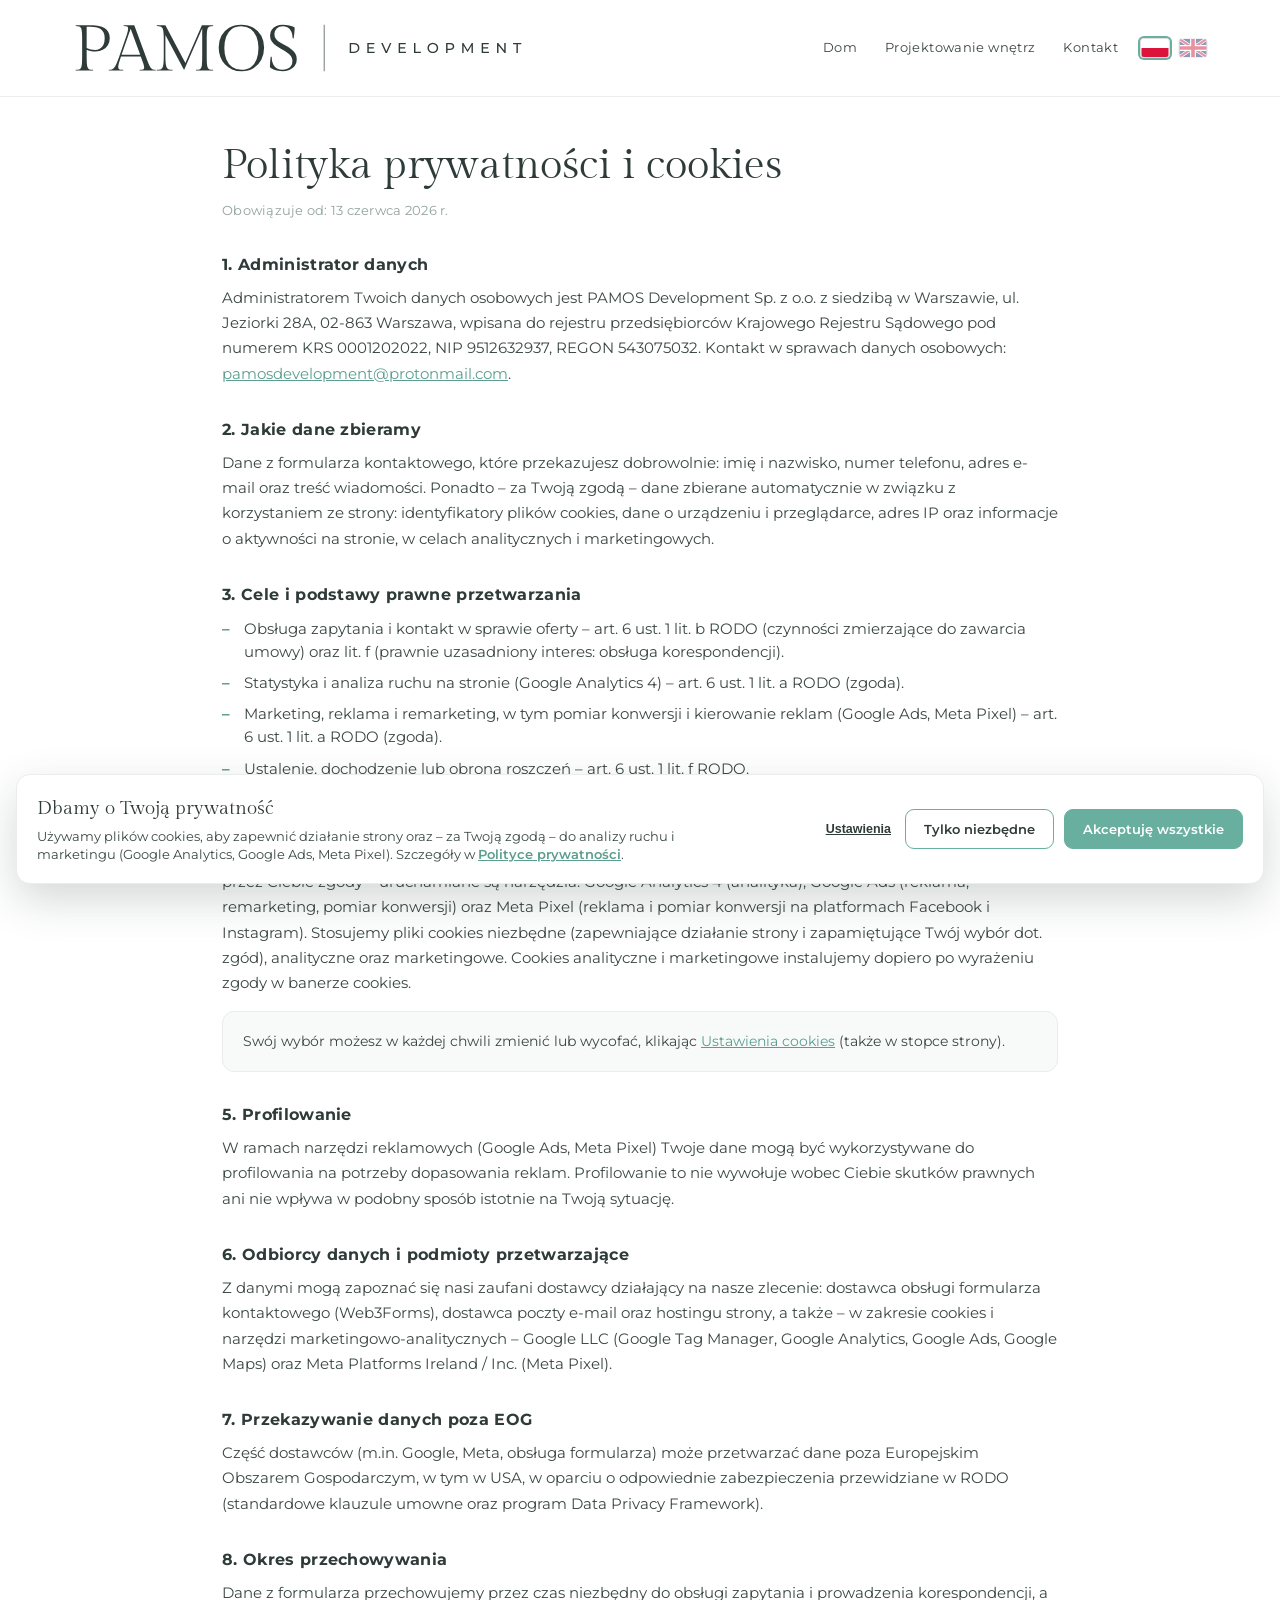
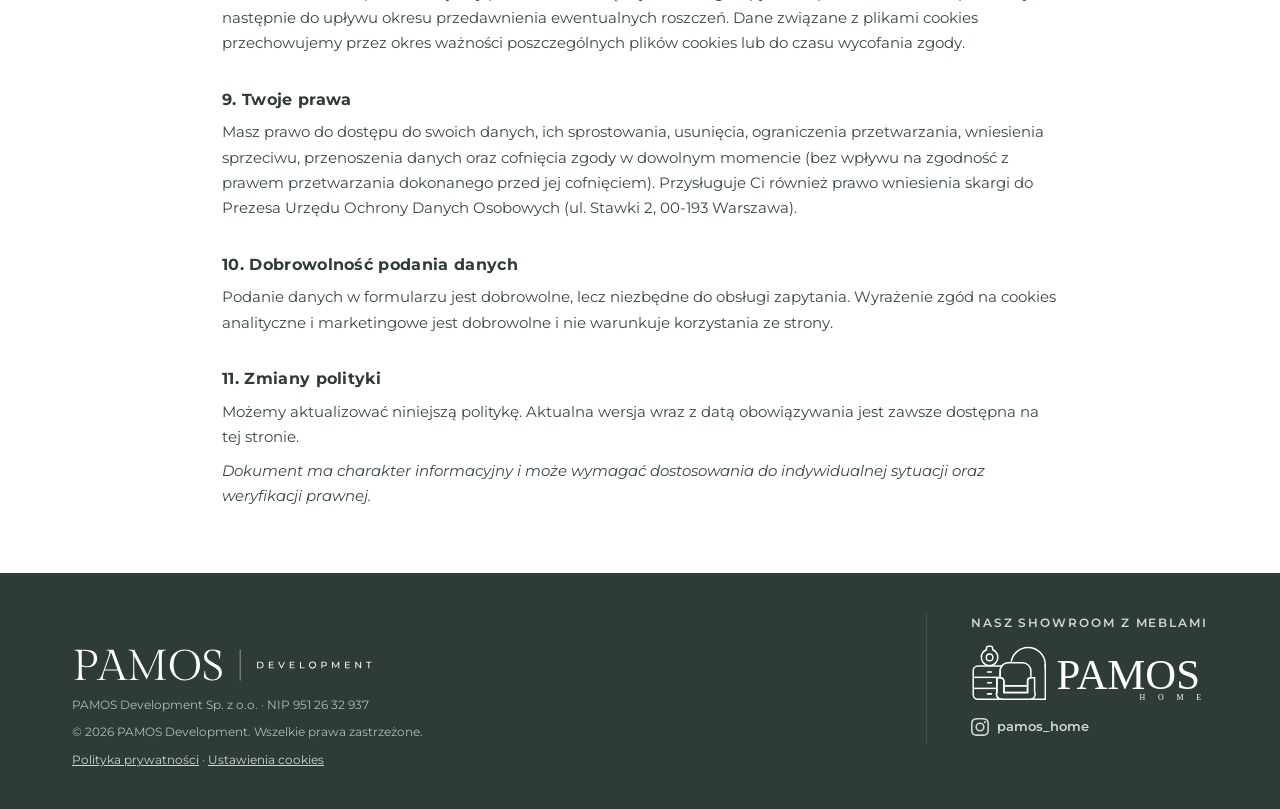
<file: polityka-prywatnosci/index.html>
<!DOCTYPE html>
<html lang="pl">
<head>
<meta charset="UTF-8">
<meta name="viewport" content="width=device-width, initial-scale=1.0">
<title>Polityka prywatności – PAMOS Development</title>
<meta name="description" content="Polityka prywatności i cookies PAMOS Development Sp. z o.o.">
<meta name="robots" content="index,follow">
<link rel="canonical" href="https://pamosdevelopment.pl/polityka-prywatnosci/">
<link rel="icon" href="/favicon.ico" sizes="any">
<link rel="icon" type="image/png" sizes="32x32" href="/favicon-32.png">
<link rel="icon" type="image/png" sizes="16x16" href="/favicon-16.png">
<link rel="apple-touch-icon" href="/apple-touch-icon.png">
<meta name="theme-color" content="#68af9f">
<link rel="stylesheet" href="/assets/lang.css">
<link rel="alternate" hreflang="pl" href="https://pamosdevelopment.pl/polityka-prywatnosci/">
<link rel="alternate" hreflang="en" href="https://pamosdevelopment.pl/en/privacy-policy/">
<link rel="alternate" hreflang="x-default" href="https://pamosdevelopment.pl/polityka-prywatnosci/">
<script type="application/ld+json">
{"@context":"https://schema.org","@type":"Organization","name":"PAMOS Development","legalName":"PAMOS Development Sp. z o.o.","url":"https://pamosdevelopment.pl/","logo":"https://pamosdevelopment.pl/favicon-512.png","image":"https://pamosdevelopment.pl/og-image.jpg","description":"Deweloper domów jednorodzinnych pod Warszawą. Inwestycja Celinów – dom jednorodzinny w gminie Dębe Wielkie.","areaServed":"Celinów, gmina Dębe Wielkie, powiat miński, województwo mazowieckie"}
</script>
<meta property="og:type" content="website">
<meta property="og:site_name" content="PAMOS Development">
<meta property="og:locale" content="pl_PL">
<meta property="og:title" content="Polityka prywatności – PAMOS Development">
<meta property="og:description" content="Polityka prywatności i cookies PAMOS Development Sp. z o.o.">
<meta property="og:url" content="https://pamosdevelopment.pl/polityka-prywatnosci/">
<meta property="og:image" content="https://pamosdevelopment.pl/og-image.jpg">
<script src="/assets/cookies.js"></script>
<link rel="preconnect" href="https://fonts.googleapis.com">
<link rel="preconnect" href="https://fonts.gstatic.com" crossorigin>
<link href="https://fonts.googleapis.com/css2?family=Gilda+Display&family=Montserrat:wght@400;500;600;700&display=swap" rel="stylesheet">
<style>
:root{--graphite:#2f3b39;--sage:#68af9f;--sage-d:#5b9d8e;--ink:#3a4744;--muted:#90a39d;--line:#ececec;--bg:#ffffff;--soft:#eef4f1;--cream:#f7faf8;--serif:'Gilda Display',Georgia,serif;--sans:'Montserrat','Gotham',Arial,sans-serif}
*{box-sizing:border-box;margin:0;padding:0}
html{scroll-behavior:smooth}
body{font-family:var(--sans);color:var(--ink);background:var(--bg);line-height:1.6;-webkit-font-smoothing:antialiased}
a{color:inherit;text-decoration:none}
.wrap{width:100%;max-width:880px;margin:0 auto;padding:0 22px}

.nav{position:sticky;top:0;z-index:60;background:#fffffff2;backdrop-filter:saturate(1.2) blur(8px);border-bottom:1px solid #eee}
.nav .row{display:flex;align-items:center;height:70px;max-width:1180px;margin:0 auto;padding:0 22px}
.logo{order:0;margin-left:0;display:flex;align-items:center}
.logo img{height:34px;display:block}
.navlinks{display:none;gap:28px;font-size:12.5px;letter-spacing:.03em;color:var(--ink);margin-left:auto}
.navlinks a:hover{color:var(--sage)}
.burger{order:1;margin-left:auto;font-size:24px;color:var(--graphite);background:none;border:0;cursor:pointer;line-height:1}
.mobilemenu{display:none;flex-direction:column;gap:4px;padding:8px 22px 16px;border-bottom:1px solid #eee;background:#fff}
.mobilemenu a{padding:12px 0;font-size:14px;border-bottom:1px solid #f3f3f3}
.mobilemenu.open{display:flex}

.legal{padding:46px 0 64px}
.legal h1{font-family:var(--serif);font-weight:400;font-size:clamp(30px,5.4vw,42px);color:var(--graphite);line-height:1.1}
.legal .upd{font-size:13px;color:var(--muted);margin-top:10px;letter-spacing:.02em}
.legal h2{font-family:var(--sans);font-weight:700;font-size:16px;letter-spacing:.02em;color:var(--graphite);margin-top:30px;margin-bottom:8px}
.legal p{font-size:14.5px;color:var(--ink);line-height:1.75;margin-top:8px}
.legal ul{list-style:none;margin-top:10px;display:flex;flex-direction:column;gap:8px}
.legal li{position:relative;padding-left:22px;font-size:14.5px;color:var(--ink);line-height:1.6}
.legal li::before{content:"–";position:absolute;left:0;top:0;color:var(--sage-d);font-weight:700}
.legal .box{background:var(--cream);border:1px solid var(--line);border-radius:12px;padding:18px 20px;margin-top:14px;font-size:14px;line-height:1.7}
.legal a{color:var(--sage-d);text-decoration:underline}
.note{font-size:12.5px;color:var(--muted);margin-top:28px;font-style:italic}

.footer{background:var(--graphite);color:#aebbb7;padding:40px 0}
.footer__grid{display:flex;flex-direction:column;gap:26px;max-width:1180px;margin:0 auto;padding:0 22px}
.footer__dev img{height:36px;margin-bottom:12px;display:block}
.footer .small{font-size:12px;margin-top:8px}
.footer .small a{color:#cdd6d3;text-decoration:underline}
.footer .small a:hover{color:#fff}
.footer__home{border-top:1px solid #44524e;padding-top:24px}
.footer__label{font-family:var(--sans);font-weight:600;font-size:12px;letter-spacing:.16em;text-transform:uppercase;color:#cdd6d3;margin-bottom:12px}
.footer__homelogo{height:58px;max-width:100%;width:auto;margin-bottom:14px;display:block}
.footer__ig{display:inline-flex;align-items:center;gap:8px;color:#cdd6d3;font-size:13px;font-weight:600}
.footer__ig:hover{color:#fff}
.footer__ig svg{width:18px;height:18px;fill:currentColor}

@media(min-width:760px){
  .navlinks{display:flex}
  .burger{display:none}
  .nav .row{height:96px}
  .logo img{height:54px}
  .footer__grid{flex-direction:row;justify-content:space-between;align-items:flex-start}
  .footer__home{border-top:0;border-left:1px solid #44524e;padding-top:0;padding-left:44px}
  .footer__dev img{margin-top:34px}
}
</style>
</head>
<body>
<!-- Google Tag Manager (noscript) -->
<noscript><iframe src="https://www.googletagmanager.com/ns.html?id=GTM-W63TSNLR" height="0" width="0" style="display:none;visibility:hidden"></iframe></noscript>
<!-- End Google Tag Manager (noscript) -->

<header class="nav">
  <div class="row">
    <button class="burger" aria-label="Menu" onclick="document.getElementById('mm').classList.toggle('open')">&#9776;</button>
    <a class="logo" href="/"><img src="/assets/pamos-development-horizontal-graphite.svg" alt="PAMOS Development"></a>
    <nav class="navlinks">
      <a href="/dom/">Dom</a>
      <a href="/wnetrza/">Projektowanie wnętrz</a>
      <a href="/#kontakt">Kontakt</a>
    </nav>
    <div class="langswitch">
      <a class="lang active" href="/polityka-prywatnosci/" hreflang="pl" aria-label="Wersja polska" aria-current="true"><svg class="flagimg" viewBox="0 0 60 40"><rect width="60" height="20" fill="#ffffff"/><rect y="20" width="60" height="20" fill="#dc143c"/></svg></a>
      <a class="lang" href="/en/privacy-policy/" hreflang="en" aria-label="English version"><svg class="flagimg" viewBox="0 0 60 40"><rect width="60" height="40" fill="#012169"/><path d="M0 0L60 40M60 0L0 40" stroke="#ffffff" stroke-width="8"/><path d="M0 0L60 40M60 0L0 40" stroke="#c8102e" stroke-width="4.5"/><path d="M30 0V40M0 20H60" stroke="#ffffff" stroke-width="13"/><path d="M30 0V40M0 20H60" stroke="#c8102e" stroke-width="8"/></svg></a>
    </div>
  </div>
  <div class="mobilemenu" id="mm">
    <a href="/dom/">Dom</a>
    <a href="/wnetrza/">Projektowanie wnętrz</a>
    <a href="/#kontakt">Kontakt</a>
    <div class="mm-lang">
      <a class="lang active" href="/polityka-prywatnosci/" hreflang="pl" aria-label="Wersja polska"><svg class="flagimg" viewBox="0 0 60 40"><rect width="60" height="20" fill="#ffffff"/><rect y="20" width="60" height="20" fill="#dc143c"/></svg></a>
      <a class="lang" href="/en/privacy-policy/" hreflang="en" aria-label="English version"><svg class="flagimg" viewBox="0 0 60 40"><rect width="60" height="40" fill="#012169"/><path d="M0 0L60 40M60 0L0 40" stroke="#ffffff" stroke-width="8"/><path d="M0 0L60 40M60 0L0 40" stroke="#c8102e" stroke-width="4.5"/><path d="M30 0V40M0 20H60" stroke="#ffffff" stroke-width="13"/><path d="M30 0V40M0 20H60" stroke="#c8102e" stroke-width="8"/></svg></a>
    </div>
  </div>
</header>

<main class="legal">
  <div class="wrap">
    <h1>Polityka prywatności i cookies</h1>
    <p class="upd">Obowiązuje od: 13 czerwca 2026 r.</p>

    <h2>1. Administrator danych</h2>
    <p>Administratorem Twoich danych osobowych jest PAMOS Development Sp. z o.o. z siedzibą w Warszawie, ul. Jeziorki 28A, 02-863 Warszawa, wpisana do rejestru przedsiębiorców Krajowego Rejestru Sądowego pod numerem KRS 0001202022, NIP 9512632937, REGON 543075032. Kontakt w sprawach danych osobowych: <a href="mailto:pamosdevelopment@protonmail.com">pamosdevelopment@protonmail.com</a>.</p>

    <h2>2. Jakie dane zbieramy</h2>
    <p>Dane z formularza kontaktowego, które przekazujesz dobrowolnie: imię i nazwisko, numer telefonu, adres e-mail oraz treść wiadomości. Ponadto – za Twoją zgodą – dane zbierane automatycznie w związku z korzystaniem ze strony: identyfikatory plików cookies, dane o urządzeniu i przeglądarce, adres IP oraz informacje o aktywności na stronie, w celach analitycznych i marketingowych.</p>

    <h2>3. Cele i podstawy prawne przetwarzania</h2>
    <ul>
      <li>Obsługa zapytania i kontakt w sprawie oferty – art. 6 ust. 1 lit. b RODO (czynności zmierzające do zawarcia umowy) oraz lit. f (prawnie uzasadniony interes: obsługa korespondencji).</li>
      <li>Statystyka i analiza ruchu na stronie (Google Analytics 4) – art. 6 ust. 1 lit. a RODO (zgoda).</li>
      <li>Marketing, reklama i remarketing, w tym pomiar konwersji i kierowanie reklam (Google Ads, Meta Pixel) – art. 6 ust. 1 lit. a RODO (zgoda).</li>
      <li>Ustalenie, dochodzenie lub obrona roszczeń – art. 6 ust. 1 lit. f RODO.</li>
    </ul>

    <h2>4. Pliki cookies i technologie śledzące</h2>
    <p>Strona korzysta z menedżera tagów Google Tag Manager, za pośrednictwem którego – wyłącznie po wyrażeniu przez Ciebie zgody – uruchamiane są narzędzia: Google Analytics 4 (analityka), Google Ads (reklama, remarketing, pomiar konwersji) oraz Meta Pixel (reklama i pomiar konwersji na platformach Facebook i Instagram). Stosujemy pliki cookies niezbędne (zapewniające działanie strony i zapamiętujące Twój wybór dot. zgód), analityczne oraz marketingowe. Cookies analityczne i marketingowe instalujemy dopiero po wyrażeniu zgody w banerze cookies.</p>
    <div class="box">Swój wybór możesz w każdej chwili zmienić lub wycofać, klikając <a href="#" onclick="if(window.openCookieSettings){openCookieSettings();}return false;">Ustawienia cookies</a> (także w stopce strony).</div>

    <h2>5. Profilowanie</h2>
    <p>W ramach narzędzi reklamowych (Google Ads, Meta Pixel) Twoje dane mogą być wykorzystywane do profilowania na potrzeby dopasowania reklam. Profilowanie to nie wywołuje wobec Ciebie skutków prawnych ani nie wpływa w podobny sposób istotnie na Twoją sytuację.</p>

    <h2>6. Odbiorcy danych i podmioty przetwarzające</h2>
    <p>Z danymi mogą zapoznać się nasi zaufani dostawcy działający na nasze zlecenie: dostawca obsługi formularza kontaktowego (Web3Forms), dostawca poczty e-mail oraz hostingu strony, a także – w zakresie cookies i narzędzi marketingowo-analitycznych – Google LLC (Google Tag Manager, Google Analytics, Google Ads, Google Maps) oraz Meta Platforms Ireland / Inc. (Meta Pixel).</p>

    <h2>7. Przekazywanie danych poza EOG</h2>
    <p>Część dostawców (m.in. Google, Meta, obsługa formularza) może przetwarzać dane poza Europejskim Obszarem Gospodarczym, w tym w USA, w oparciu o odpowiednie zabezpieczenia przewidziane w RODO (standardowe klauzule umowne oraz program Data Privacy Framework).</p>

    <h2>8. Okres przechowywania</h2>
    <p>Dane z formularza przechowujemy przez czas niezbędny do obsługi zapytania i prowadzenia korespondencji, a następnie do upływu okresu przedawnienia ewentualnych roszczeń. Dane związane z plikami cookies przechowujemy przez okres ważności poszczególnych plików cookies lub do czasu wycofania zgody.</p>

    <h2>9. Twoje prawa</h2>
    <p>Masz prawo do dostępu do swoich danych, ich sprostowania, usunięcia, ograniczenia przetwarzania, wniesienia sprzeciwu, przenoszenia danych oraz cofnięcia zgody w dowolnym momencie (bez wpływu na zgodność z prawem przetwarzania dokonanego przed jej cofnięciem). Przysługuje Ci również prawo wniesienia skargi do Prezesa Urzędu Ochrony Danych Osobowych (ul. Stawki 2, 00-193 Warszawa).</p>

    <h2>10. Dobrowolność podania danych</h2>
    <p>Podanie danych w formularzu jest dobrowolne, lecz niezbędne do obsługi zapytania. Wyrażenie zgód na cookies analityczne i marketingowe jest dobrowolne i nie warunkuje korzystania ze strony.</p>

    <h2>11. Zmiany polityki</h2>
    <p>Możemy aktualizować niniejszą politykę. Aktualna wersja wraz z datą obowiązywania jest zawsze dostępna na tej stronie.</p>

    <p class="note">Dokument ma charakter informacyjny i może wymagać dostosowania do indywidualnej sytuacji oraz weryfikacji prawnej.</p>
  </div>
</main>

<footer class="footer">
  <div class="footer__grid">
    <div class="footer__dev">
      <img src="/assets/pamos-development-horizontal-white.svg" alt="PAMOS Development">
      <p class="small">PAMOS Development Sp. z o.o. · NIP 951 26 32 937</p>
      <p class="small">© 2026 PAMOS Development. Wszelkie prawa zastrzeżone.</p>
      <p class="small"><a href="/polityka-prywatnosci/">Polityka prywatności</a> · <a href="#" onclick="if(window.openCookieSettings){openCookieSettings();}return false;">Ustawienia cookies</a></p>
    </div>
    <div class="footer__home">
      <p class="footer__label">Nasz showroom z meblami</p>
      <a href="https://www.instagram.com/pamos_home/" target="_blank" rel="noopener" aria-label="PAMOS HOME na Instagramie">
        <img class="footer__homelogo" src="/assets/pamos-home-white-tight.svg" alt="PAMOS HOME">
      </a>
      <a class="footer__ig" href="https://www.instagram.com/pamos_home/" target="_blank" rel="noopener">
        <svg viewBox="0 0 24 24" aria-hidden="true"><path d="M12 2.16c3.2 0 3.58.01 4.85.07 1.17.05 1.8.25 2.23.41.56.22.96.48 1.38.9.42.42.68.82.9 1.38.16.43.36 1.06.41 2.23.06 1.27.07 1.65.07 4.85s-.01 3.58-.07 4.85c-.05 1.17-.25 1.8-.41 2.23a3.7 3.7 0 0 1-.9 1.38c-.42.42-.82.68-1.38.9-.43.16-1.06.36-2.23.41-1.27.06-1.65.07-4.85.07s-3.58-.01-4.85-.07c-1.17-.05-1.8-.25-2.23-.41a3.7 3.7 0 0 1-1.38-.9 3.7 3.7 0 0 1-.9-1.38c-.16-.43-.36-1.06-.41-2.23C2.17 15.58 2.16 15.2 2.16 12s.01-3.58.07-4.85c.05-1.17.25-1.8.41-2.23.22-.56.48-.96.9-1.38.42-.42.82-.68 1.38-.9.43-.16 1.06-.36 2.23-.41C8.42 2.17 8.8 2.16 12 2.16M12 0C8.74 0 8.33.01 7.05.07 5.78.13 4.9.33 4.14.63a5.9 5.9 0 0 0-2.13 1.38A5.9 5.9 0 0 0 .63 4.14C.33 4.9.13 5.78.07 7.05.01 8.33 0 8.74 0 12s.01 3.67.07 4.95c.06 1.27.26 2.15.56 2.91a5.9 5.9 0 0 0 1.38 2.13 5.9 5.9 0 0 0 2.13 1.38c.76.3 1.64.5 2.91.56C8.33 23.99 8.74 24 12 24s3.67-.01 4.95-.07c1.27-.06 2.15-.26 2.91-.56a6.15 6.15 0 0 0 3.51-3.51c.3-.76.5-1.64.56-2.91.06-1.28.07-1.69.07-4.95s-.01-3.67-.07-4.95c-.06-1.27-.26-2.15-.56-2.91a5.9 5.9 0 0 0-1.38-2.13A5.9 5.9 0 0 0 19.86.63c-.76-.3-1.64-.5-2.91-.56C15.67.01 15.26 0 12 0z"/><path d="M12 5.84A6.16 6.16 0 1 0 18.16 12 6.16 6.16 0 0 0 12 5.84M12 16a4 4 0 1 1 4-4 4 4 0 0 1-4 4z"/><circle cx="18.41" cy="5.59" r="1.44"/></svg>
        pamos_home
      </a>
    </div>
  </div>
</footer>

</body>
</html>
</file>
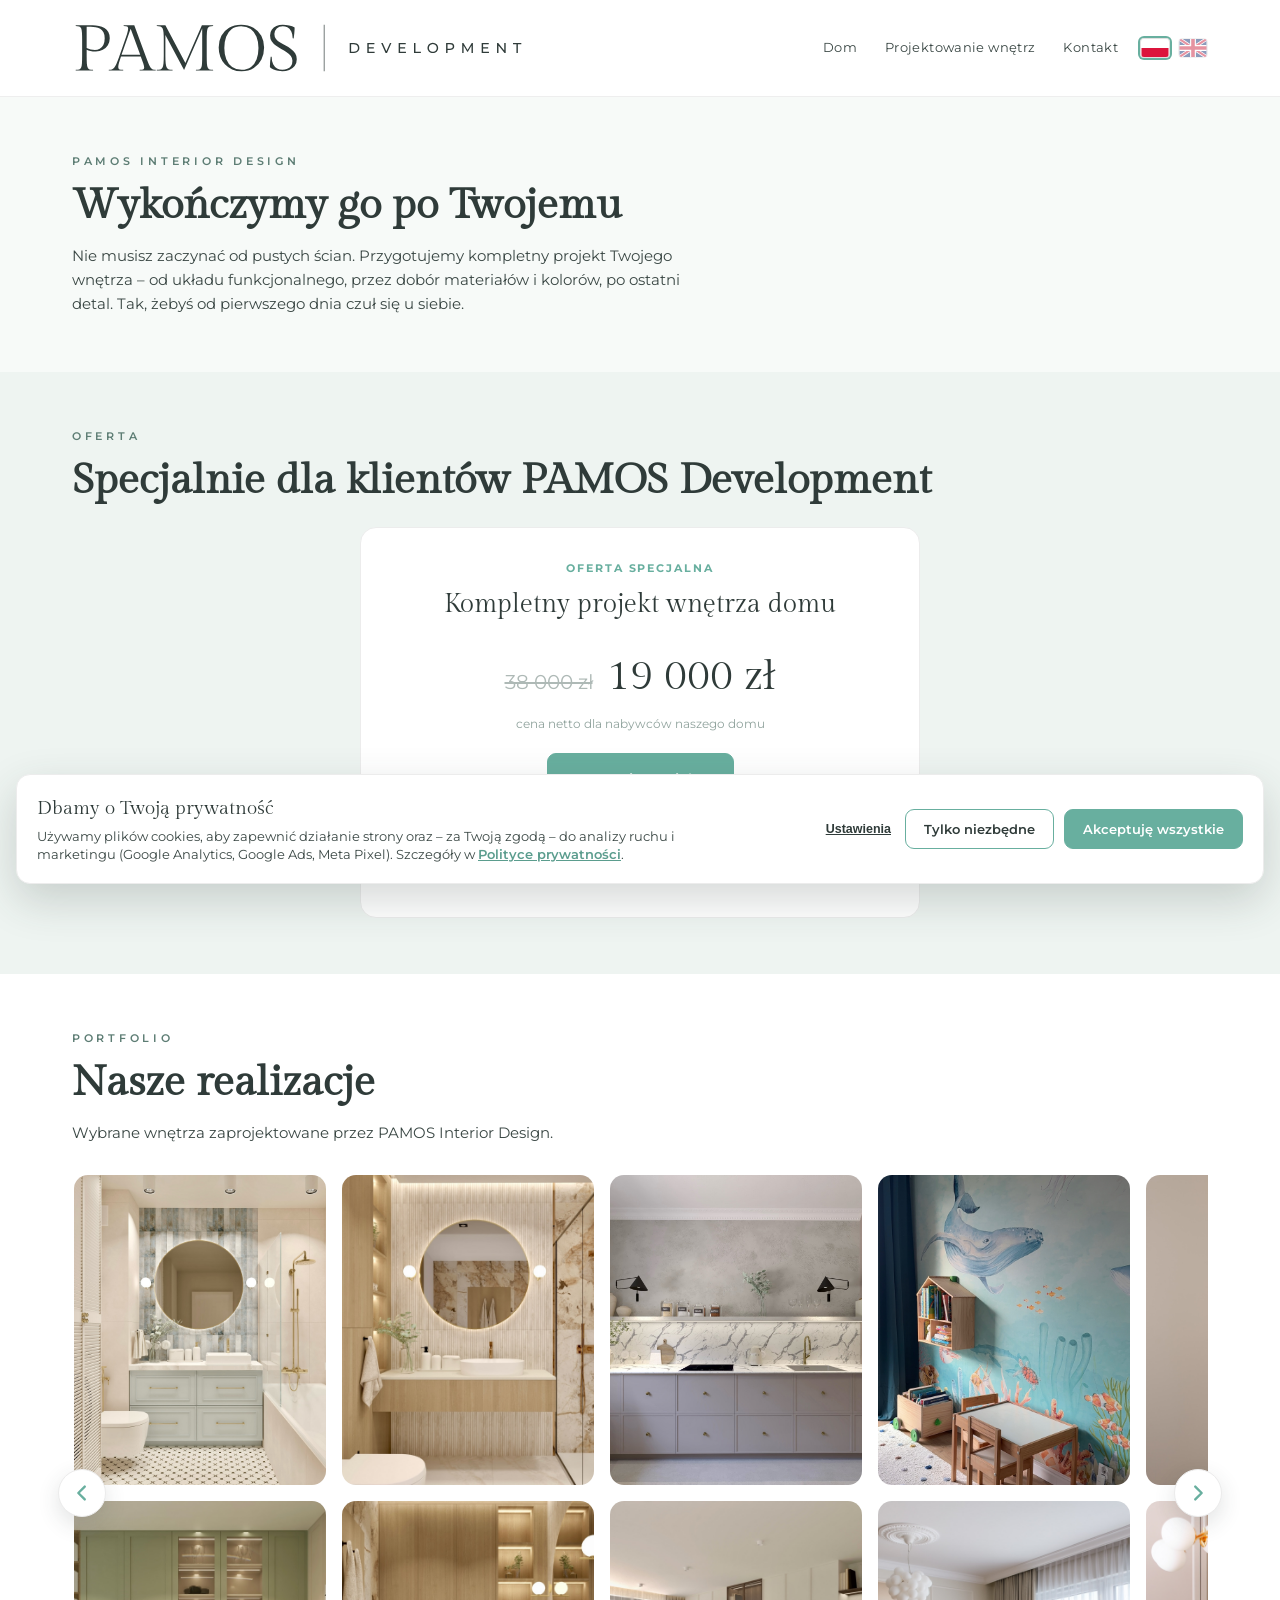
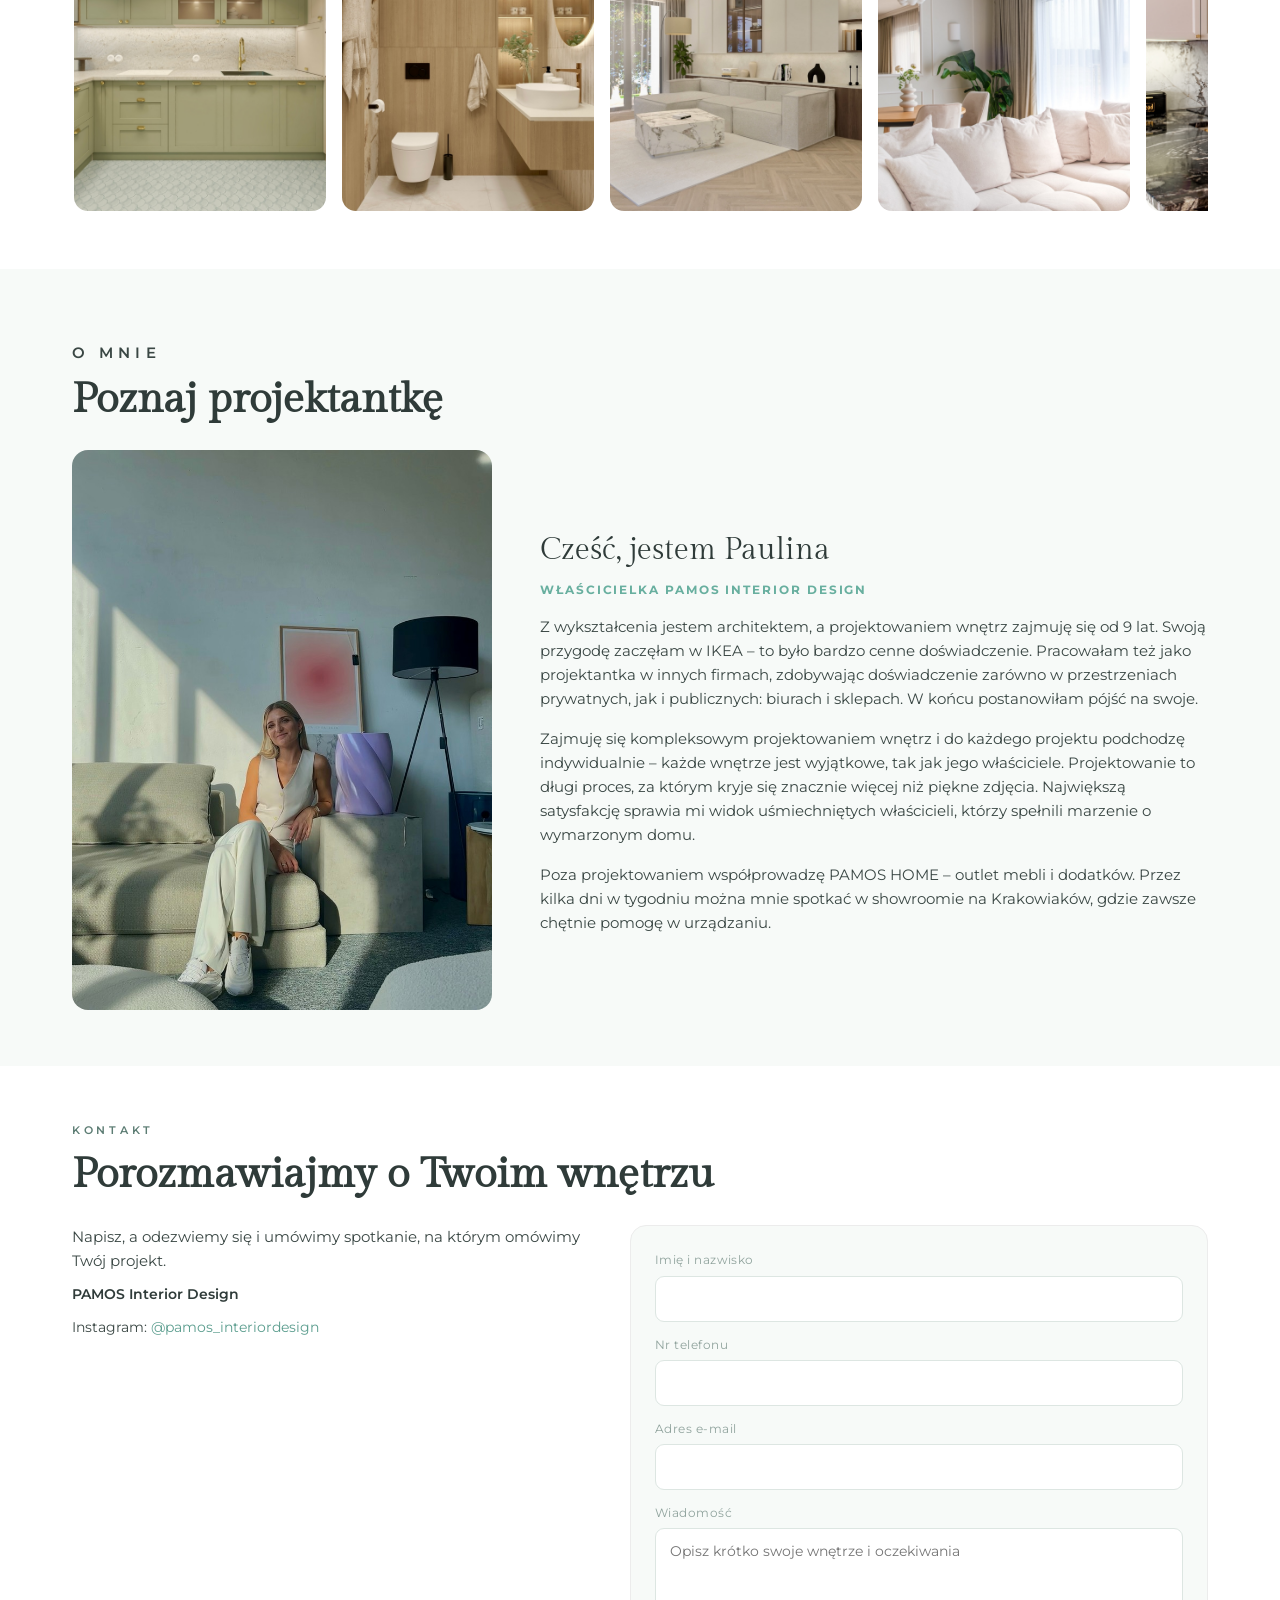
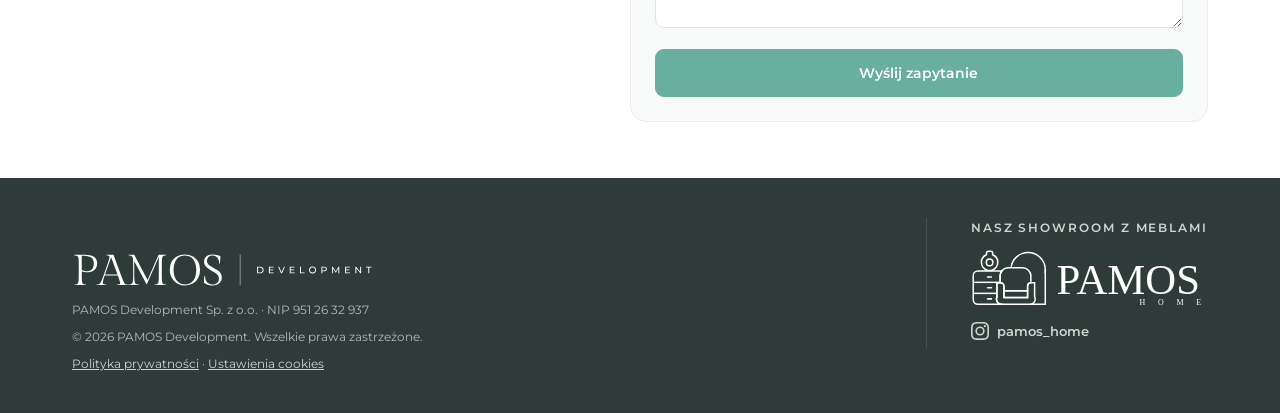
<file: wnetrza/index.html>
<!DOCTYPE html>
<html lang="pl">
<head>
<meta charset="UTF-8">
<meta name="viewport" content="width=device-width, initial-scale=1.0">
<title>Projektowanie wnętrz – PAMOS Interior Design</title>
<meta name="description" content="PAMOS Interior Design – kompletne projekty wnętrz. Oferta specjalna dla klientów PAMOS Development: projekt domu 19 000 zł netto zamiast 38 000 zł.">
<meta name="robots" content="index,follow">
<link rel="canonical" href="https://pamosdevelopment.pl/wnetrza/">
<link rel="icon" href="/favicon.ico" sizes="any">
<link rel="icon" type="image/png" sizes="32x32" href="/favicon-32.png">
<link rel="icon" type="image/png" sizes="16x16" href="/favicon-16.png">
<link rel="apple-touch-icon" href="/apple-touch-icon.png">
<meta name="theme-color" content="#68af9f">
<link rel="stylesheet" href="/assets/lang.css">
<link rel="alternate" hreflang="pl" href="https://pamosdevelopment.pl/wnetrza/">
<link rel="alternate" hreflang="en" href="https://pamosdevelopment.pl/en/interior-design/">
<link rel="alternate" hreflang="x-default" href="https://pamosdevelopment.pl/wnetrza/">
<script type="application/ld+json">
{"@context":"https://schema.org","@type":"Organization","name":"PAMOS Development","legalName":"PAMOS Development Sp. z o.o.","url":"https://pamosdevelopment.pl/","logo":"https://pamosdevelopment.pl/favicon-512.png","image":"https://pamosdevelopment.pl/og-image.jpg","description":"Deweloper domów jednorodzinnych pod Warszawą. Inwestycja Celinów – dom jednorodzinny w gminie Dębe Wielkie.","areaServed":"Celinów, gmina Dębe Wielkie, powiat miński, województwo mazowieckie"}
</script>
<meta property="og:type" content="website">
<meta property="og:site_name" content="PAMOS Development">
<meta property="og:locale" content="pl_PL">
<meta property="og:title" content="PAMOS Interior Design – projektowanie wnętrz">
<meta property="og:description" content="Kompletne projekty wnętrz pod klucz. Oferta specjalna dla klientów PAMOS Development.">
<meta property="og:url" content="https://pamosdevelopment.pl/wnetrza/">
<meta property="og:image" content="https://pamosdevelopment.pl/og-image.jpg">
<meta property="og:image:width" content="1200">
<meta property="og:image:height" content="630">
<meta name="twitter:card" content="summary_large_image">
<meta name="twitter:title" content="PAMOS Interior Design – projektowanie wnętrz">
<meta name="twitter:description" content="Kompletne projekty wnętrz pod klucz. Oferta specjalna dla klientów PAMOS Development.">
<meta name="twitter:image" content="https://pamosdevelopment.pl/og-image.jpg">
<script src="/assets/cookies.js"></script>
<link rel="preconnect" href="https://fonts.googleapis.com">
<link rel="preconnect" href="https://fonts.gstatic.com" crossorigin>
<link href="https://fonts.googleapis.com/css2?family=Gilda+Display&family=Montserrat:wght@400;500;600;700&display=swap" rel="stylesheet">
<style>
:root{
  --graphite:#2f3b39; --sage:#68af9f; --sage-d:#5b9d8e; --ink:#3a4744; --muted:#90a39d;
  --line:#ececec; --bg:#ffffff; --soft:#eef4f1; --cream:#f7faf8;
  --serif:'Gilda Display',Georgia,serif;
  --sans:'Montserrat','Gotham',Arial,sans-serif;
}
*{box-sizing:border-box;margin:0;padding:0}
html{scroll-behavior:smooth}
body{font-family:var(--sans);color:var(--ink);background:var(--bg);line-height:1.6;-webkit-font-smoothing:antialiased}
img{max-width:100%;display:block}
a{color:inherit;text-decoration:none}
.wrap{width:100%;max-width:1180px;margin:0 auto;padding:0 22px}
.kicker{font-weight:600;font-size:11px;letter-spacing:.34em;color:#5d7d74;text-transform:uppercase}
.h2{font-family:var(--serif);font-size:clamp(28px,5.4vw,42px);color:var(--graphite);line-height:1.08;margin-top:12px}
.lead{font-size:15px;color:var(--ink);margin-top:16px;max-width:62ch}
.section{padding:56px 0}
.todo{display:inline-block;font-size:11px;letter-spacing:.04em;color:#6c857d;background:#eaf3ef;border:1px dashed #bcd4cc;border-radius:6px;padding:4px 10px;margin-top:10px}
.btn{font-family:var(--sans);font-weight:600;font-size:14px;padding:14px 22px;border-radius:9px;cursor:pointer;border:1px solid var(--sage);text-align:center;transition:.15s;display:inline-block}
.btn.solid{background:var(--sage);color:#fff}
.btn.solid:hover{background:var(--sage-d)}
.ulink{color:var(--sage-d);text-decoration:underline;text-underline-offset:3px;font-weight:600;font-size:14px;font-family:var(--sans)}
.offerwrap{display:flex;flex-direction:column;align-items:center;gap:22px;margin-top:24px}
.scope{display:none;text-align:left;background:var(--cream);border:1px solid var(--line);border-radius:14px;padding:24px;max-width:560px;width:100%}
.offerwrap.open .scope{display:block}
.scope__title{font-family:var(--serif);font-weight:400;font-size:20px;color:var(--graphite);margin-bottom:12px}
.scope__intro{font-size:14px;color:var(--ink);margin-bottom:16px;line-height:1.65}
.scope__list{list-style:none;display:flex;flex-direction:column;gap:12px}
.scope__list li{position:relative;padding-left:28px;font-size:14px;color:var(--ink);line-height:1.55}
.scope__list li::before{content:"✓";position:absolute;left:0;top:0;color:var(--sage-d);font-weight:700}
@media(min-width:880px){
  .offerwrap.open{flex-direction:row;align-items:flex-start;justify-content:flex-start;gap:32px}
  .offerwrap.open .offercard{margin:0}
  .offerwrap.open .scope{max-width:600px}
}

/* NAV */
.nav{position:sticky;top:0;z-index:60;background:#fffffff2;backdrop-filter:saturate(1.2) blur(8px);border-bottom:1px solid #eee}
.nav .row{display:flex;align-items:center;height:70px}
.logo{order:0;margin-left:0;display:flex;align-items:center}
.logo img{height:34px;display:block}
.navlinks{display:none;gap:28px;font-size:12.5px;letter-spacing:.03em;color:var(--ink)}
.navlinks a:hover{color:var(--sage)}
.burger{order:1;margin-left:auto;font-size:24px;color:var(--graphite);background:none;border:0;cursor:pointer;line-height:1}
.mobilemenu{display:none;flex-direction:column;gap:4px;padding:8px 22px 16px;border-bottom:1px solid #eee;background:#fff}
.mobilemenu a{padding:12px 0;font-size:14px;border-bottom:1px solid #f3f3f3}
.mobilemenu.open{display:flex}

/* INTRO */
.intro{background:var(--cream)}
.intro .lead{max-width:64ch}

/* OFFER */
.offer{background:var(--soft)}
.offercard{background:#fff;border:1px solid var(--line);border-radius:16px;padding:32px 26px;text-align:center;max-width:560px;width:100%;flex-shrink:0}
.offercard .meta{font-size:11px;letter-spacing:.18em;text-transform:uppercase;color:var(--sage);font-weight:700}
.offercard h3{font-family:var(--serif);font-weight:400;font-size:26px;color:var(--graphite);margin-top:6px}
.offerprice{display:flex;align-items:baseline;justify-content:center;gap:14px;margin:18px 0 4px}
.offerprice .old{font-size:20px;color:#aeb9b6;text-decoration:line-through}
.offerprice .new{font-family:var(--serif);font-size:42px;color:var(--graphite)}
.offerprice .for{font-size:12px;color:var(--muted)}

/* GALLERY */
.gal{display:grid;grid-template-columns:repeat(auto-fit,minmax(260px,1fr));gap:16px;margin-top:28px}
.gal figure{border-radius:14px;overflow:hidden;background:#e6efeb;aspect-ratio:4/3}
.gal img{width:100%;height:100%;object-fit:cover;transition:.3s}
.gal figure:hover img{transform:scale(1.04)}
/* CAROUSEL REALIZACJE */
.galc{position:relative;margin-top:28px}
.galc-track{display:grid;grid-auto-flow:column;grid-template-rows:310px 310px;gap:16px;overflow-x:auto;scroll-behavior:smooth;scrollbar-width:none;padding:2px}
.galc-track::-webkit-scrollbar{display:none}
.galc-track figure{width:252px;border-radius:14px;overflow:hidden;background:#e6efeb}
.galc-track img{width:100%;height:100%;object-fit:cover;transition:.35s}
.galc-track figure:hover img{transform:scale(1.05)}
.galc-nav{position:absolute;top:50%;transform:translateY(-50%);z-index:6;width:48px;height:48px;border-radius:50%;background:#fff;border:1px solid var(--line);box-shadow:0 8px 22px rgba(47,59,57,.14);display:flex;align-items:center;justify-content:center;cursor:pointer;transition:.15s}
.galc-nav:hover{background:var(--soft)}
.galc-nav.prev{left:-14px}
.galc-nav.next{right:-14px}
.galc-nav svg{width:22px;height:22px;fill:none;stroke:var(--sage);stroke-width:2.6;stroke-linecap:round;stroke-linejoin:round}
@media(max-width:760px){
  .galc-track{grid-template-rows:200px 200px;gap:12px}
  .galc-track figure{width:158px}
  .galc-nav{width:40px;height:40px}
  .galc-nav.prev{left:-6px}.galc-nav.next{right:-6px}
}

/* ABOUT */
.about{background:var(--cream)}
.aboutgrid{display:grid;grid-template-columns:1fr;gap:28px;margin-top:28px;align-items:center}
.aboutphoto{border-radius:16px;overflow:hidden;background:#e6efeb;aspect-ratio:3/4;max-width:420px}
.aboutphoto img{width:100%;height:100%;object-fit:cover}
.aboutph{width:100%;height:100%;display:flex;align-items:center;justify-content:center;text-align:center;color:#7d958d;font-size:12px;padding:20px;background:repeating-linear-gradient(45deg,#eef4f1,#eef4f1 14px,#e7efeb 14px,#e7efeb 28px)}
.about h3{font-family:var(--serif);font-weight:400;font-size:30px;color:var(--graphite)}
.about .role{font-size:12px;letter-spacing:.16em;text-transform:uppercase;color:var(--sage);font-weight:700;margin-top:6px}
.about p{font-size:15px;color:var(--ink);margin-top:16px}

/* FORM */
.contact{background:#fff}
.cgrid{display:grid;grid-template-columns:1fr;gap:32px;margin-top:28px}
.cgrid .formcard{order:-1}
.cinfo .line{font-size:14px;color:var(--ink);margin-top:10px}
.cinfo .line b{color:var(--graphite);font-weight:600}
.cinfo a{color:var(--sage-d)}
.formcard{background:var(--cream);border:1px solid var(--line);border-radius:16px;padding:24px}
.field{margin-bottom:13px}
.field label{display:block;font-size:12px;letter-spacing:.04em;color:var(--muted);margin-bottom:6px}
.field input,.field textarea{width:100%;font-family:var(--sans);font-size:14px;color:var(--graphite);border:1px solid #dde6e2;border-radius:9px;padding:13px 14px;background:#fff;outline:none}
.field input:focus,.field textarea:focus{border-color:var(--sage)}
.field textarea{resize:vertical;min-height:100px}
.formcard .btn.solid{width:100%}
.hp{position:absolute;left:-9999px}

/* POPUP / FOOTER */
.overlay{position:fixed;inset:0;background:rgba(20,28,26,.5);display:none;align-items:center;justify-content:center;z-index:100;padding:22px}
.overlay.open{display:flex}
.modal{background:#fff;border-radius:16px;max-width:420px;width:100%;padding:34px 28px;text-align:center}
.modal .ok{width:56px;height:56px;border-radius:50%;background:var(--soft);color:var(--sage-d);display:flex;align-items:center;justify-content:center;font-size:28px;margin:0 auto 16px}
.modal h3{font-family:var(--serif);font-weight:400;font-size:24px;color:var(--graphite);margin-bottom:10px}
.modal p{font-size:14px;color:var(--ink);margin-bottom:20px}
.footer{background:var(--graphite);color:#aebbb7;padding:40px 0}
.footer__grid{display:flex;flex-direction:column;gap:26px}
.footer__dev img{height:36px;margin-bottom:12px;display:block}
.footer .small{font-size:12px;margin-top:8px}
.footer .small a{color:#cdd6d3;text-decoration:underline}
.footer .small a:hover{color:#fff}
.footer__home{border-top:1px solid #44524e;padding-top:24px}
.footer__label{font-family:var(--sans);font-weight:600;font-size:12px;letter-spacing:.16em;text-transform:uppercase;color:#cdd6d3;margin-bottom:12px}
.footer__homelogo{height:58px;max-width:100%;width:auto;margin-bottom:14px;display:block}
.footer__ig{display:inline-flex;align-items:center;gap:8px;color:#cdd6d3;font-size:13px;font-weight:600}
.footer__ig:hover{color:#fff}
.footer__ig svg{width:18px;height:18px;fill:currentColor}

@media(min-width:760px){
  .navlinks{display:flex;order:1;margin-left:auto}
  .logo{order:0;margin-left:0}
  .burger{display:none}
  .nav .row{height:96px}
  .logo img{height:54px}
  .aboutgrid{grid-template-columns:420px 1fr;gap:48px}
  .cgrid{grid-template-columns:1fr 1.1fr}
  .cgrid .formcard{order:0}
  .footer__grid{flex-direction:row;justify-content:space-between;align-items:flex-start}
  .footer__home{border-top:0;border-left:1px solid #44524e;padding-top:0;padding-left:44px}
  .footer__dev img{margin-top:34px}
}
</style>
</head>
<body>
<!-- Google Tag Manager (noscript) -->
<noscript><iframe src="https://www.googletagmanager.com/ns.html?id=GTM-W63TSNLR" height="0" width="0" style="display:none;visibility:hidden"></iframe></noscript>
<!-- End Google Tag Manager (noscript) -->

<header class="nav">
  <div class="wrap row">
    <button class="burger" aria-label="Menu" onclick="document.getElementById('mm').classList.toggle('open')">&#9776;</button>
    <a class="logo" href="/"><img src="/assets/pamos-development-horizontal-graphite.svg" alt="PAMOS Development"></a>
    <nav class="navlinks">
      <a href="/dom/">Dom</a>
      <a href="/wnetrza/">Projektowanie wnętrz</a>
      <a href="#kontakt">Kontakt</a>
    </nav>
    <div class="langswitch">
      <a class="lang active" href="/wnetrza/" hreflang="pl" aria-label="Wersja polska" aria-current="true"><svg class="flagimg" viewBox="0 0 60 40"><rect width="60" height="20" fill="#ffffff"/><rect y="20" width="60" height="20" fill="#dc143c"/></svg></a>
      <a class="lang" href="/en/interior-design/" hreflang="en" aria-label="English version"><svg class="flagimg" viewBox="0 0 60 40"><rect width="60" height="40" fill="#012169"/><path d="M0 0L60 40M60 0L0 40" stroke="#ffffff" stroke-width="8"/><path d="M0 0L60 40M60 0L0 40" stroke="#c8102e" stroke-width="4.5"/><path d="M30 0V40M0 20H60" stroke="#ffffff" stroke-width="13"/><path d="M30 0V40M0 20H60" stroke="#c8102e" stroke-width="8"/></svg></a>
    </div>
  </div>
  <div class="mobilemenu" id="mm">
    <a href="/dom/">Dom</a>
    <a href="/wnetrza/">Projektowanie wnętrz</a>
    <a href="#kontakt">Kontakt</a>
    <div class="mm-lang">
      <a class="lang active" href="/wnetrza/" hreflang="pl" aria-label="Wersja polska"><svg class="flagimg" viewBox="0 0 60 40"><rect width="60" height="20" fill="#ffffff"/><rect y="20" width="60" height="20" fill="#dc143c"/></svg></a>
      <a class="lang" href="/en/interior-design/" hreflang="en" aria-label="English version"><svg class="flagimg" viewBox="0 0 60 40"><rect width="60" height="40" fill="#012169"/><path d="M0 0L60 40M60 0L0 40" stroke="#ffffff" stroke-width="8"/><path d="M0 0L60 40M60 0L0 40" stroke="#c8102e" stroke-width="4.5"/><path d="M30 0V40M0 20H60" stroke="#ffffff" stroke-width="13"/><path d="M30 0V40M0 20H60" stroke="#c8102e" stroke-width="8"/></svg></a>
    </div>
  </div>
</header>

<!-- INTRO -->
<section class="intro section">
  <div class="wrap">
    <p class="kicker">PAMOS Interior Design</p>
    <h1 class="h2">Wykończymy go po Twojemu</h1>
    <p class="lead">Nie musisz zaczynać od pustych ścian. Przygotujemy kompletny projekt Twojego wnętrza – od układu funkcjonalnego, przez dobór materiałów i kolorów, po ostatni detal. Tak, żebyś od pierwszego dnia czuł się u siebie.</p>
  </div>
</section>

<!-- OFERTA -->
<section class="offer section">
  <div class="wrap">
    <p class="kicker">Oferta</p>
    <h2 class="h2">Specjalnie dla klientów PAMOS Development</h2>
    <div class="offerwrap" id="offerwrap">
      <div class="offercard">
      <div class="meta">Oferta specjalna</div>
      <h3>Kompletny projekt wnętrza domu</h3>
      <div class="offerprice">
        <span class="old">38 000 zł</span>
        <span class="new">19 000 zł</span>
      </div>
      <p class="for" style="font-size:12px;color:var(--muted)">cena netto dla nabywców naszego domu</p>
      <div style="margin-top:20px">
        <a class="btn solid" href="#kontakt" style="padding:14px 30px">Zapytaj o projekt</a>
      </div>
      <div style="margin-top:14px">
        <button class="ulink" type="button" id="scopeBtn" onclick="toggleScope()" style="background:none;border:0;cursor:pointer;padding:0">Sprawdź, co obejmuje projekt</button>
      </div>
      <div style="margin-top:14px">
        <a class="ulink" href="https://www.instagram.com/pamos_interiordesign/" target="_blank" rel="noopener">Zobacz nasze realizacje na Instagramie</a>
      </div>
      </div>
      <div class="scope" id="scope">
        <h4 class="scope__title">Co obejmuje projekt</h4>
        <p class="scope__intro">Projekt wnętrza to decyzje, które wpływają na codzienność przez lata. Realizujemy go spokojnie – standardowo ok. 3–4 miesięcy, z możliwością przyspieszenia – aby efekt był naprawdę dopracowany i spójny.</p>
        <ul class="scope__list">
          <li>3 warianty układu funkcjonalnego (rzuty 2D) – wybierasz aranżację skrojoną pod Wasze nawyki, z przemyślanym miejscem na meble, AGD i RTV oraz możliwą zmianą ścian działowych.</li>
          <li>Po 3 koncepcje stylistyczne każdego pomieszczenia w realistycznych wizualizacjach 3D – zobaczysz swój dom, zanim powstanie.</li>
          <li>Dobór materiałów, kolorów i rozwiązań estetycznych, spójnych w całym wnętrzu.</li>
          <li>Pełna dokumentacja wykonawcza dla ekip: układy płytek, rozmieszczenie punktów elektrycznych, rysunki stolarskie i szczegółowe wymiary.</li>
          <li>Gotowa lista zakupowa materiałów i wyposażenia – wiesz dokładnie, co i gdzie kupić.</li>
          <li>Po 3 tury poprawek na każdym etapie – dopracowujemy projekt do ostatniego detalu.</li>
          <li>Spotkanie online na start, inwentaryzacja i wizyta na budowie – jesteśmy z Wami od pomysłu po realizację.</li>
        </ul>
      </div>
    </div>
  </div>
</section>

<!-- REALIZACJE -->
<section class="section">
  <div class="wrap">
    <p class="kicker">Portfolio</p>
    <h2 class="h2">Nasze realizacje</h2>
    <p class="lead">Wybrane wnętrza zaprojektowane przez PAMOS Interior Design.</p>
    <div class="galc">
      <button class="galc-nav prev" aria-label="Poprzednie" onclick="galScroll(-1)"><svg viewBox="0 0 24 24"><polyline points="15 5 8 12 15 19"/></svg></button>
      <div class="galc-track" id="galTrack">
        <figure><img src="/assets/realizacje/499245560_17910980487133234_6116953617742940453_n.jpg" alt="Realizacja PAMOS Interior Design" loading="lazy"></figure>
        <figure><img src="/assets/realizacje/500944299_17911869315133234_5071507543088781135_n.jpg" alt="Realizacja PAMOS Interior Design" loading="lazy"></figure>
        <figure><img src="/assets/realizacje/556900438_17926710966133234_9099584885899996196_n.jpg" alt="Realizacja PAMOS Interior Design" loading="lazy"></figure>
        <figure><img src="/assets/realizacje/558130654_17926710969133234_731390269640394190_n.jpg" alt="Realizacja PAMOS Interior Design" loading="lazy"></figure>
        <figure><img src="/assets/realizacje/610669625_17937019023133234_8720271673101984261_n.jpg" alt="Realizacja PAMOS Interior Design" loading="lazy"></figure>
        <figure><img src="/assets/realizacje/654003338_17946629427133234_7533947128901666081_n.jpg" alt="Realizacja PAMOS Interior Design" loading="lazy"></figure>
        <figure><img src="/assets/realizacje/655706728_17947890933133234_4054367436351047902_n.jpg" alt="Realizacja PAMOS Interior Design" loading="lazy"></figure>
        <figure><img src="/assets/realizacje/657302656_17948507571133234_4522626053342910904_n.jpg" alt="Realizacja PAMOS Interior Design" loading="lazy"></figure>
        <figure><img src="/assets/realizacje/673896368_17955119082133234_3548702605747414367_n.jpg" alt="Realizacja PAMOS Interior Design" loading="lazy"></figure>
        <figure><img src="/assets/realizacje/712196565_17958215961133234_901064043400137349_n.jpg" alt="Realizacja PAMOS Interior Design" loading="lazy"></figure>
      </div>
      <button class="galc-nav next" aria-label="Następne" onclick="galScroll(1)"><svg viewBox="0 0 24 24"><polyline points="9 5 16 12 9 19"/></svg></button>
    </div>
  </div>
</section>

<!-- O MNIE -->
<section class="about section">
  <div class="wrap">
    <p class="kicker">O mnie</p>
    <h2 class="h2">Poznaj projektantkę</h2>
    <div class="aboutgrid">
      <div class="aboutphoto">
        <img src="/assets/paulina.jpg" alt="Paulina – właścicielka PAMOS Interior Design">
      </div>
      <div class="abouttext">
        <h3>Cześć, jestem Paulina</h3>
        <div class="role">Właścicielka PAMOS Interior Design</div>
        <p>Z wykształcenia jestem architektem, a projektowaniem wnętrz zajmuję się od 9 lat. Swoją przygodę zaczęłam w IKEA – to było bardzo cenne doświadczenie. Pracowałam też jako projektantka w innych firmach, zdobywając doświadczenie zarówno w przestrzeniach prywatnych, jak i publicznych: biurach i sklepach. W końcu postanowiłam pójść na swoje.</p>
        <p>Zajmuję się kompleksowym projektowaniem wnętrz i do każdego projektu podchodzę indywidualnie – każde wnętrze jest wyjątkowe, tak jak jego właściciele. Projektowanie to długi proces, za którym kryje się znacznie więcej niż piękne zdjęcia. Największą satysfakcję sprawia mi widok uśmiechniętych właścicieli, którzy spełnili marzenie o wymarzonym domu.</p>
        <p>Poza projektowaniem współprowadzę PAMOS HOME – outlet mebli i dodatków. Przez kilka dni w tygodniu można mnie spotkać w showroomie na Krakowiaków, gdzie zawsze chętnie pomogę w urządzaniu.</p>
      </div>
    </div>
  </div>
</section>

<!-- KONTAKT -->
<section class="contact section" id="kontakt">
  <div class="wrap">
    <p class="kicker">Kontakt</p>
    <h2 class="h2">Porozmawiajmy o Twoim wnętrzu</h2>
    <div class="cgrid">
      <div class="cinfo">
        <p class="lead" style="margin-top:0">Napisz, a odezwiemy się i umówimy spotkanie, na którym omówimy Twój projekt.</p>
        <p class="line"><b>PAMOS Interior Design</b></p>
        <p class="line">Instagram: <a href="https://www.instagram.com/pamos_interiordesign/" target="_blank" rel="noopener">@pamos_interiordesign</a></p>
      </div>
      <form class="formcard" id="contactForm">
        <input type="hidden" name="access_key" value="ebe17453-07dc-42cd-bff4-a65a6dfa8d95">
        <input type="hidden" name="subject" value="Zapytanie o projekt wnętrza – PAMOS Interior Design">
        <input type="hidden" name="from_name" value="Strona PAMOS – Projektowanie wnętrz">
        <input type="checkbox" name="botcheck" class="hp" tabindex="-1" autocomplete="off">
        <div class="field"><label for="name">Imię i nazwisko</label><input id="name" name="name" type="text" required></div>
        <div class="field"><label for="phone">Nr telefonu</label><input id="phone" name="phone" type="tel" required></div>
        <div class="field"><label for="email">Adres e-mail</label><input id="email" name="email" type="email" required></div>
        <div class="field"><label for="msg">Wiadomość</label><textarea id="msg" name="message" placeholder="Opisz krótko swoje wnętrze i oczekiwania"></textarea></div>
        <button class="btn solid" type="submit">Wyślij zapytanie</button>
      </form>
    </div>
  </div>
</section>

<footer class="footer">
  <div class="wrap footer__grid">
    <div class="footer__dev">
      <img src="/assets/pamos-development-horizontal-white.svg" alt="PAMOS Development">
      <p class="small">PAMOS Development Sp. z o.o. · NIP 951 26 32 937</p>
      <p class="small">© 2026 PAMOS Development. Wszelkie prawa zastrzeżone.</p>
      <p class="small"><a href="/polityka-prywatnosci/">Polityka prywatności</a> · <a href="#" onclick="if(window.openCookieSettings){openCookieSettings();}return false;">Ustawienia cookies</a></p>
    </div>
    <div class="footer__home">
      <p class="footer__label">Nasz showroom z meblami</p>
      <a href="https://www.instagram.com/pamos_home/" target="_blank" rel="noopener" aria-label="PAMOS HOME na Instagramie">
        <img class="footer__homelogo" src="/assets/pamos-home-white-tight.svg" alt="PAMOS HOME">
      </a>
      <a class="footer__ig" href="https://www.instagram.com/pamos_home/" target="_blank" rel="noopener">
        <svg viewBox="0 0 24 24" aria-hidden="true"><path d="M12 2.16c3.2 0 3.58.01 4.85.07 1.17.05 1.8.25 2.23.41.56.22.96.48 1.38.9.42.42.68.82.9 1.38.16.43.36 1.06.41 2.23.06 1.27.07 1.65.07 4.85s-.01 3.58-.07 4.85c-.05 1.17-.25 1.8-.41 2.23a3.7 3.7 0 0 1-.9 1.38c-.42.42-.82.68-1.38.9-.43.16-1.06.36-2.23.41-1.27.06-1.65.07-4.85.07s-3.58-.01-4.85-.07c-1.17-.05-1.8-.25-2.23-.41a3.7 3.7 0 0 1-1.38-.9 3.7 3.7 0 0 1-.9-1.38c-.16-.43-.36-1.06-.41-2.23C2.17 15.58 2.16 15.2 2.16 12s.01-3.58.07-4.85c.05-1.17.25-1.8.41-2.23.22-.56.48-.96.9-1.38.42-.42.82-.68 1.38-.9.43-.16 1.06-.36 2.23-.41C8.42 2.17 8.8 2.16 12 2.16M12 0C8.74 0 8.33.01 7.05.07 5.78.13 4.9.33 4.14.63a5.9 5.9 0 0 0-2.13 1.38A5.9 5.9 0 0 0 .63 4.14C.33 4.9.13 5.78.07 7.05.01 8.33 0 8.74 0 12s.01 3.67.07 4.95c.06 1.27.26 2.15.56 2.91a5.9 5.9 0 0 0 1.38 2.13 5.9 5.9 0 0 0 2.13 1.38c.76.3 1.64.5 2.91.56C8.33 23.99 8.74 24 12 24s3.67-.01 4.95-.07c1.27-.06 2.15-.26 2.91-.56a6.15 6.15 0 0 0 3.51-3.51c.3-.76.5-1.64.56-2.91.06-1.28.07-1.69.07-4.95s-.01-3.67-.07-4.95c-.06-1.27-.26-2.15-.56-2.91a5.9 5.9 0 0 0-1.38-2.13A5.9 5.9 0 0 0 19.86.63c-.76-.3-1.64-.5-2.91-.56C15.67.01 15.26 0 12 0z"/><path d="M12 5.84A6.16 6.16 0 1 0 18.16 12 6.16 6.16 0 0 0 12 5.84M12 16a4 4 0 1 1 4-4 4 4 0 0 1-4 4z"/><circle cx="18.41" cy="5.59" r="1.44"/></svg>
        pamos_home
      </a>
    </div>
  </div>
</footer>

<div class="overlay" id="overlay">
  <div class="modal">
    <div class="ok">&#10003;</div>
    <h3>Dziękujemy</h3>
    <p>Twoja wiadomość została do nas wysłana. Skontaktujemy się z Tobą jak najszybciej to możliwe.</p>
    <button class="btn solid" style="width:auto;padding:12px 26px" onclick="document.getElementById('overlay').classList.remove('open')">Zamknij</button>
  </div>
</div>

<script>
function galScroll(dir){
  var t=document.getElementById('galTrack');
  var max=t.scrollWidth-t.clientWidth-2;
  if(dir>0 && t.scrollLeft>=max){ t.scrollTo({left:0,behavior:'smooth'}); return; }
  if(dir<0 && t.scrollLeft<=2){ t.scrollTo({left:t.scrollWidth,behavior:'smooth'}); return; }
  t.scrollBy({left:dir*Math.round(t.clientWidth*0.8),behavior:'smooth'});
}
function toggleScope(){
  var w=document.getElementById('offerwrap');
  var open=w.classList.toggle('open');
  document.getElementById('scopeBtn').textContent= open ? 'Ukryj szczegóły projektu' : 'Sprawdź, co obejmuje projekt';
}
document.getElementById('contactForm').addEventListener('submit', async function(e){
  e.preventDefault();
  var form=e.target, data=new FormData(form);
  try{
    var res=await fetch('https://api.web3forms.com/submit',{method:'POST',headers:{'Accept':'application/json'},body:data});
    var json=await res.json();
    if(json.success){ form.reset(); document.getElementById('overlay').classList.add('open'); }
    else { alert('Nie udało się wysłać wiadomości. Spróbuj ponownie lub napisz na pamosdevelopment@protonmail.com'); }
  }catch(err){ alert('Błąd połączenia. Spróbuj ponownie lub napisz na pamosdevelopment@protonmail.com'); }
});
</script>

</body>
</html>
</file>
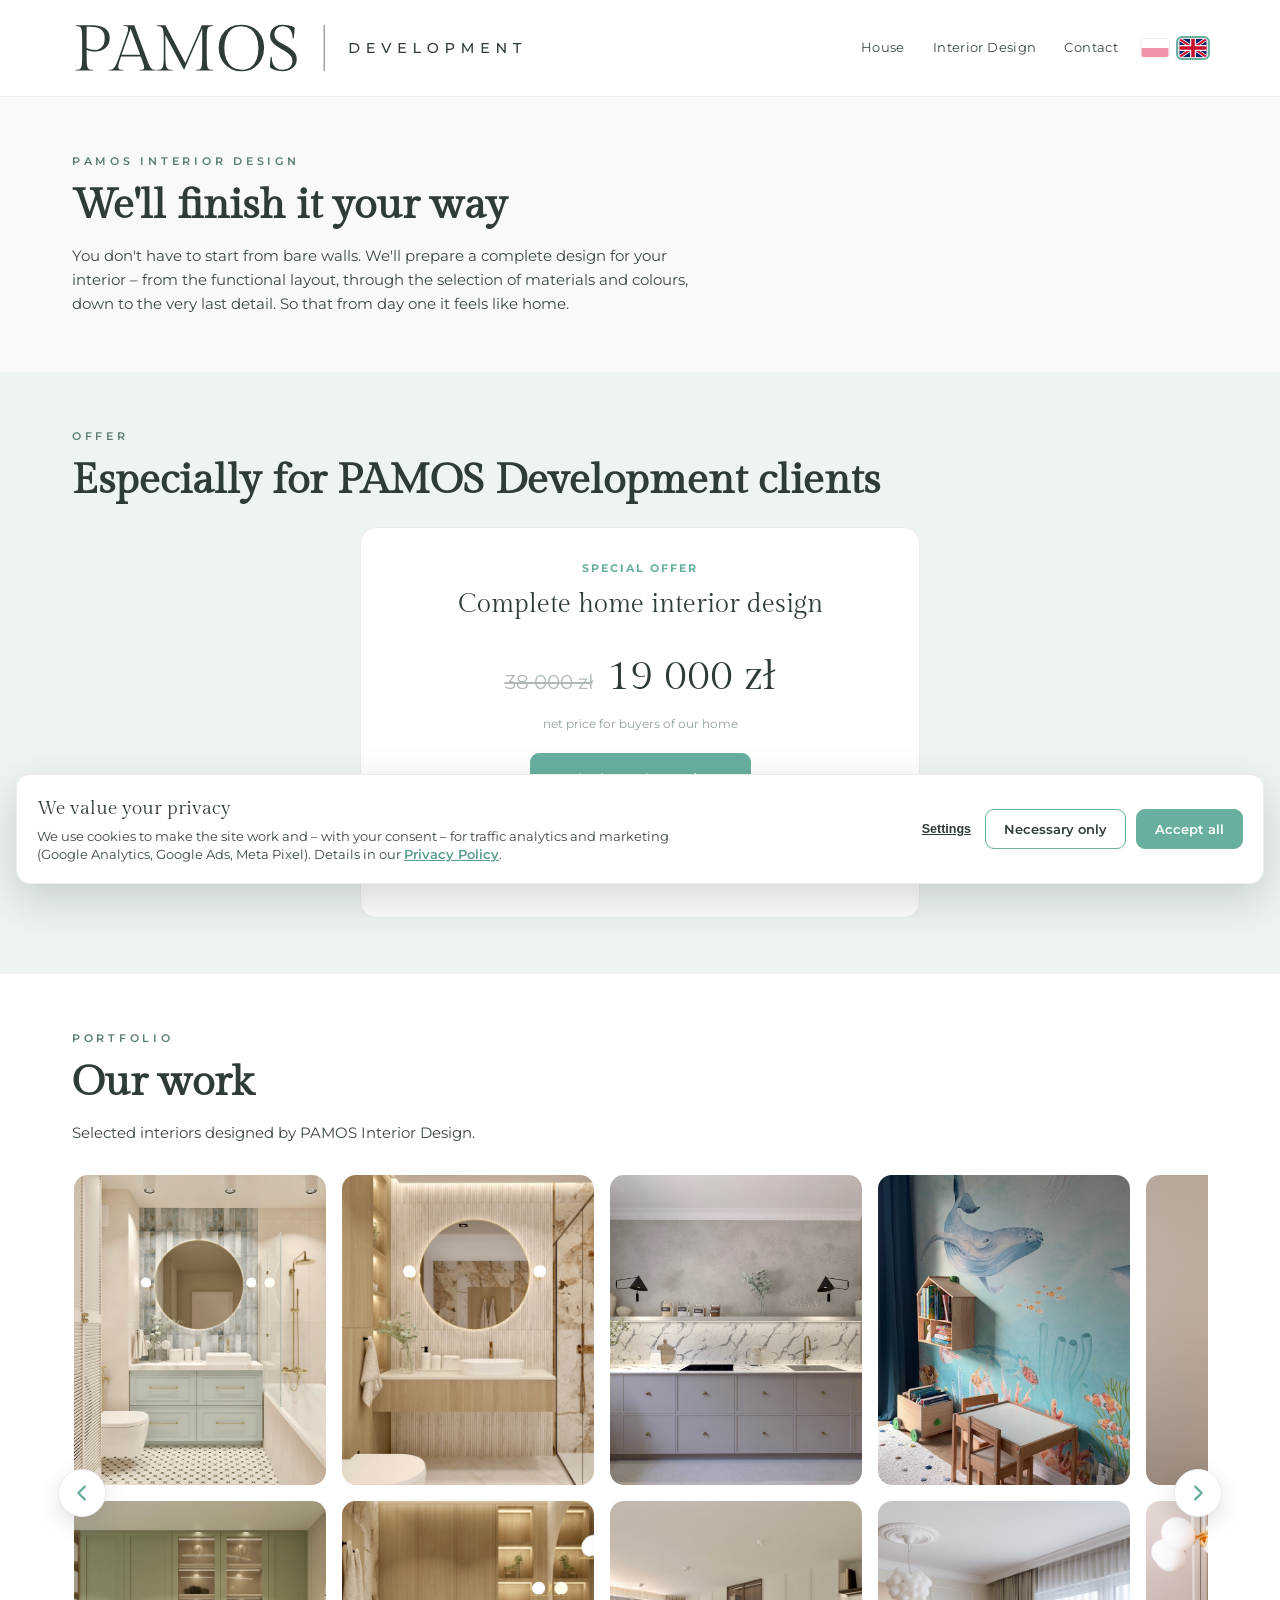
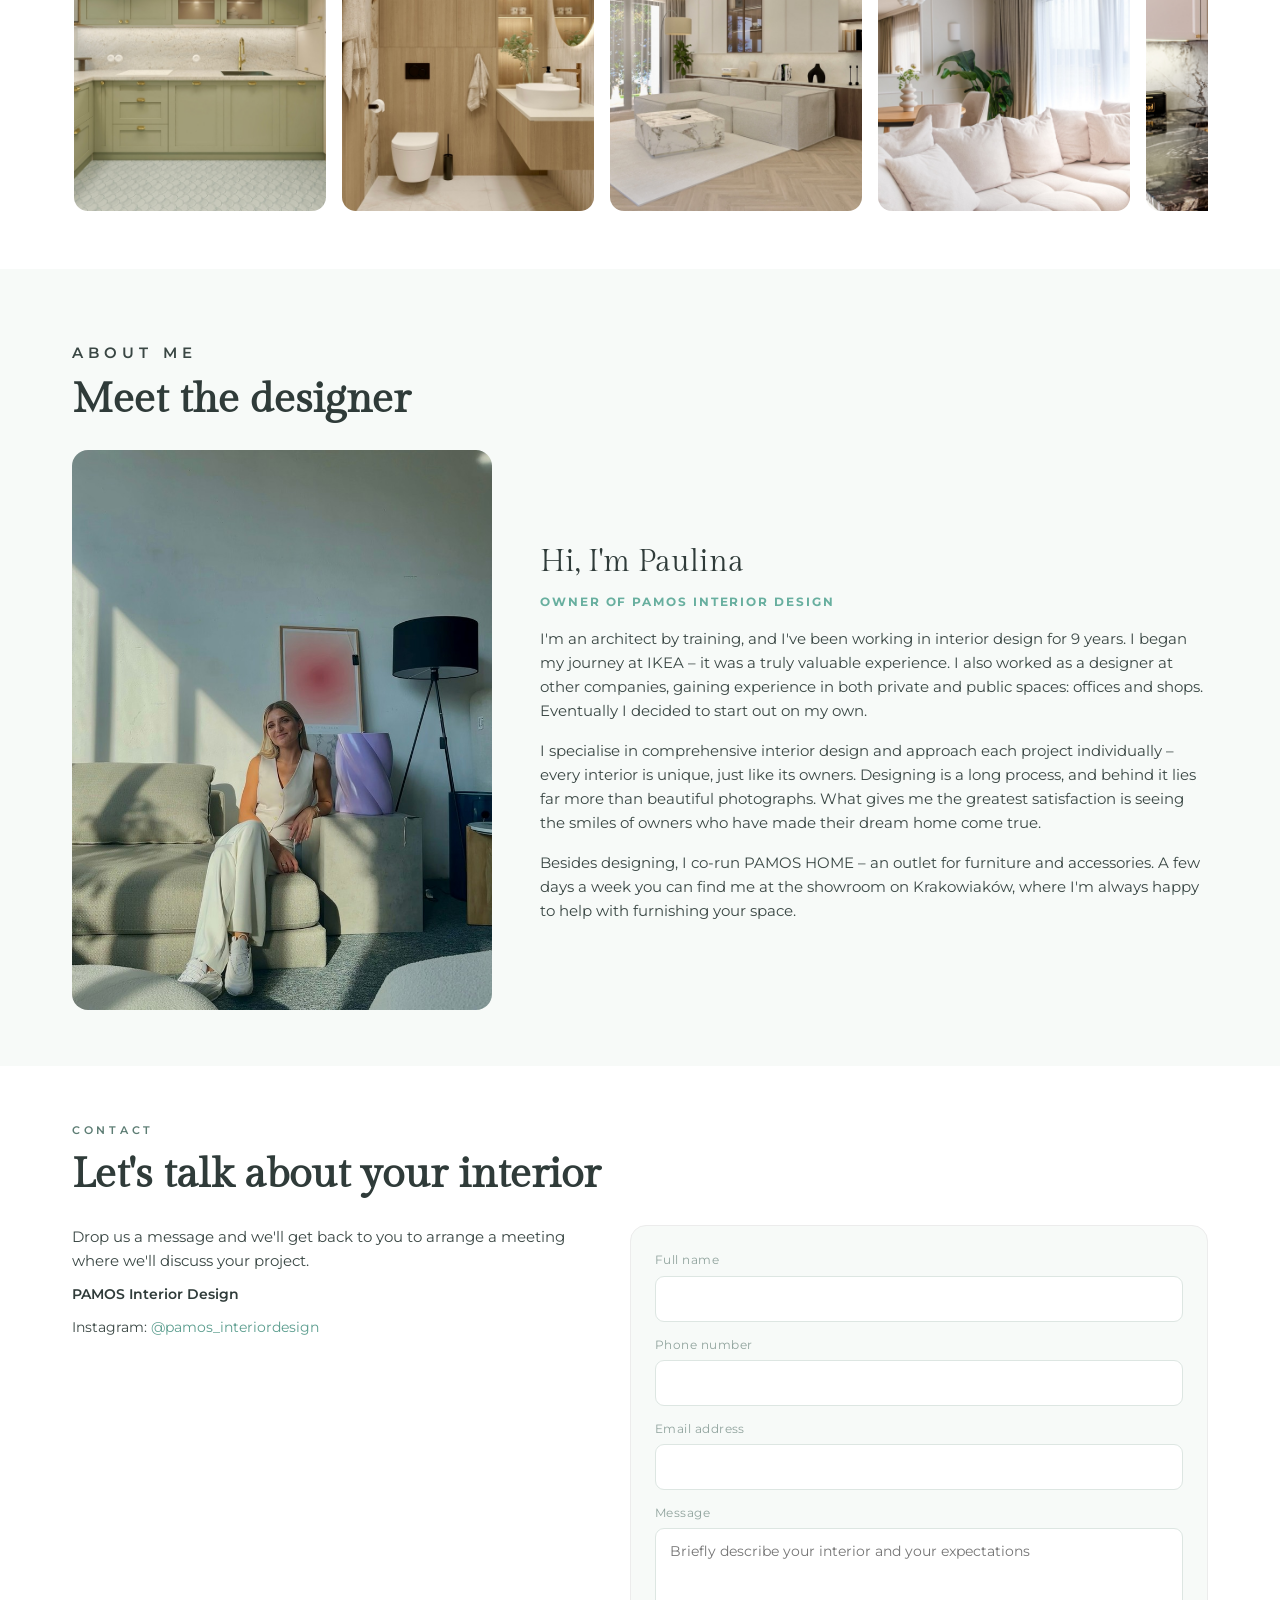
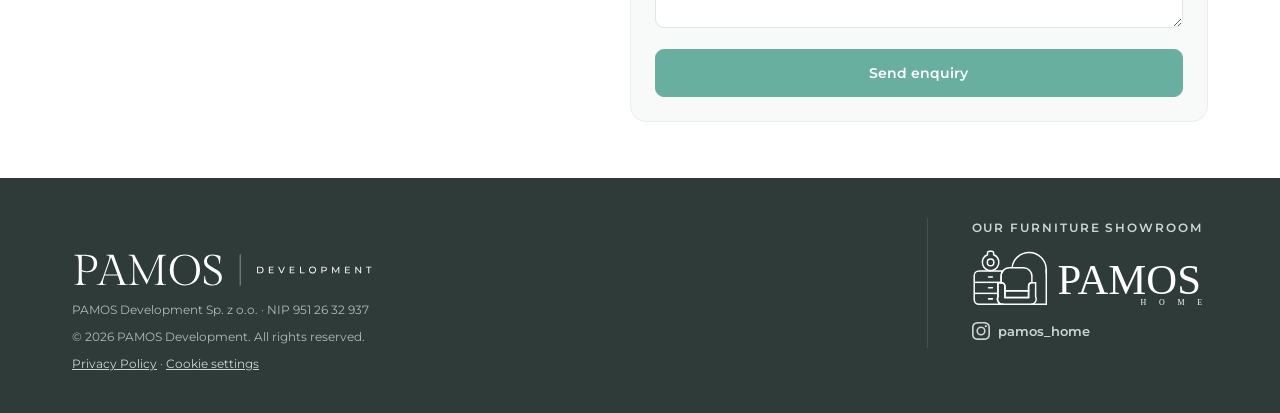
<file: en/interior-design/index.html>
<!DOCTYPE html>
<html lang="en">
<head>
<meta charset="UTF-8">
<meta name="viewport" content="width=device-width, initial-scale=1.0">
<title>Interior Design – PAMOS Interior Design</title>
<meta name="description" content="PAMOS Interior Design – complete interior design projects. Special offer for PAMOS Development clients: home interior design for 19 000 zł net instead of 38 000 zł.">
<meta name="robots" content="index,follow">
<link rel="canonical" href="https://pamosdevelopment.pl/en/interior-design/">
<link rel="icon" href="/favicon.ico" sizes="any">
<link rel="icon" type="image/png" sizes="32x32" href="/favicon-32.png">
<link rel="icon" type="image/png" sizes="16x16" href="/favicon-16.png">
<link rel="apple-touch-icon" href="/apple-touch-icon.png">
<meta name="theme-color" content="#68af9f">
<link rel="stylesheet" href="/assets/lang.css">
<link rel="alternate" hreflang="pl" href="https://pamosdevelopment.pl/wnetrza/">
<link rel="alternate" hreflang="en" href="https://pamosdevelopment.pl/en/interior-design/">
<link rel="alternate" hreflang="x-default" href="https://pamosdevelopment.pl/wnetrza/">
<script type="application/ld+json">
{"@context":"https://schema.org","@type":"Organization","name":"PAMOS Development","legalName":"PAMOS Development Sp. z o.o.","url":"https://pamosdevelopment.pl/","logo":"https://pamosdevelopment.pl/favicon-512.png","image":"https://pamosdevelopment.pl/og-image.jpg","description":"Developer of single-family homes near Warsaw. The Celinów investment – a single-family home in the Dębe Wielkie municipality.","areaServed":"Celinów, gmina Dębe Wielkie, powiat miński, województwo mazowieckie"}
</script>
<meta property="og:type" content="website">
<meta property="og:site_name" content="PAMOS Development">
<meta property="og:locale" content="en_GB">
<meta property="og:title" content="PAMOS Interior Design – interior design">
<meta property="og:description" content="Complete turnkey interior design projects. Special offer for PAMOS Development clients.">
<meta property="og:url" content="https://pamosdevelopment.pl/en/interior-design/">
<meta property="og:image" content="https://pamosdevelopment.pl/og-image.jpg">
<meta property="og:image:width" content="1200">
<meta property="og:image:height" content="630">
<meta name="twitter:card" content="summary_large_image">
<meta name="twitter:title" content="PAMOS Interior Design – interior design">
<meta name="twitter:description" content="Complete turnkey interior design projects. Special offer for PAMOS Development clients.">
<meta name="twitter:image" content="https://pamosdevelopment.pl/og-image.jpg">
<script src="/assets/cookies.js"></script>
<link rel="preconnect" href="https://fonts.googleapis.com">
<link rel="preconnect" href="https://fonts.gstatic.com" crossorigin>
<link href="https://fonts.googleapis.com/css2?family=Gilda+Display&family=Montserrat:wght@400;500;600;700&display=swap" rel="stylesheet">
<style>
:root{
  --graphite:#2f3b39; --sage:#68af9f; --sage-d:#5b9d8e; --ink:#3a4744; --muted:#90a39d;
  --line:#ececec; --bg:#ffffff; --soft:#eef4f1; --cream:#f7faf8;
  --serif:'Gilda Display',Georgia,serif;
  --sans:'Montserrat','Gotham',Arial,sans-serif;
}
*{box-sizing:border-box;margin:0;padding:0}
html{scroll-behavior:smooth}
body{font-family:var(--sans);color:var(--ink);background:var(--bg);line-height:1.6;-webkit-font-smoothing:antialiased}
img{max-width:100%;display:block}
a{color:inherit;text-decoration:none}
.wrap{width:100%;max-width:1180px;margin:0 auto;padding:0 22px}
.kicker{font-weight:600;font-size:11px;letter-spacing:.34em;color:#5d7d74;text-transform:uppercase}
.h2{font-family:var(--serif);font-size:clamp(28px,5.4vw,42px);color:var(--graphite);line-height:1.08;margin-top:12px}
.lead{font-size:15px;color:var(--ink);margin-top:16px;max-width:62ch}
.section{padding:56px 0}
.todo{display:inline-block;font-size:11px;letter-spacing:.04em;color:#6c857d;background:#eaf3ef;border:1px dashed #bcd4cc;border-radius:6px;padding:4px 10px;margin-top:10px}
.btn{font-family:var(--sans);font-weight:600;font-size:14px;padding:14px 22px;border-radius:9px;cursor:pointer;border:1px solid var(--sage);text-align:center;transition:.15s;display:inline-block}
.btn.solid{background:var(--sage);color:#fff}
.btn.solid:hover{background:var(--sage-d)}
.ulink{color:var(--sage-d);text-decoration:underline;text-underline-offset:3px;font-weight:600;font-size:14px;font-family:var(--sans)}
.offerwrap{display:flex;flex-direction:column;align-items:center;gap:22px;margin-top:24px}
.scope{display:none;text-align:left;background:var(--cream);border:1px solid var(--line);border-radius:14px;padding:24px;max-width:560px;width:100%}
.offerwrap.open .scope{display:block}
.scope__title{font-family:var(--serif);font-weight:400;font-size:20px;color:var(--graphite);margin-bottom:12px}
.scope__intro{font-size:14px;color:var(--ink);margin-bottom:16px;line-height:1.65}
.scope__list{list-style:none;display:flex;flex-direction:column;gap:12px}
.scope__list li{position:relative;padding-left:28px;font-size:14px;color:var(--ink);line-height:1.55}
.scope__list li::before{content:"✓";position:absolute;left:0;top:0;color:var(--sage-d);font-weight:700}
@media(min-width:880px){
  .offerwrap.open{flex-direction:row;align-items:flex-start;justify-content:flex-start;gap:32px}
  .offerwrap.open .offercard{margin:0}
  .offerwrap.open .scope{max-width:600px}
}

/* NAV */
.nav{position:sticky;top:0;z-index:60;background:#fffffff2;backdrop-filter:saturate(1.2) blur(8px);border-bottom:1px solid #eee}
.nav .row{display:flex;align-items:center;height:70px}
.logo{order:0;margin-left:0;display:flex;align-items:center}
.logo img{height:34px;display:block}
.navlinks{display:none;gap:28px;font-size:12.5px;letter-spacing:.03em;color:var(--ink)}
.navlinks a:hover{color:var(--sage)}
.burger{order:1;margin-left:auto;font-size:24px;color:var(--graphite);background:none;border:0;cursor:pointer;line-height:1}
.mobilemenu{display:none;flex-direction:column;gap:4px;padding:8px 22px 16px;border-bottom:1px solid #eee;background:#fff}
.mobilemenu a{padding:12px 0;font-size:14px;border-bottom:1px solid #f3f3f3}
.mobilemenu.open{display:flex}

/* INTRO */
.intro{background:var(--cream)}
.intro .lead{max-width:64ch}

/* OFFER */
.offer{background:var(--soft)}
.offercard{background:#fff;border:1px solid var(--line);border-radius:16px;padding:32px 26px;text-align:center;max-width:560px;width:100%;flex-shrink:0}
.offercard .meta{font-size:11px;letter-spacing:.18em;text-transform:uppercase;color:var(--sage);font-weight:700}
.offercard h3{font-family:var(--serif);font-weight:400;font-size:26px;color:var(--graphite);margin-top:6px}
.offerprice{display:flex;align-items:baseline;justify-content:center;gap:14px;margin:18px 0 4px}
.offerprice .old{font-size:20px;color:#aeb9b6;text-decoration:line-through}
.offerprice .new{font-family:var(--serif);font-size:42px;color:var(--graphite)}
.offerprice .for{font-size:12px;color:var(--muted)}

/* GALLERY */
.gal{display:grid;grid-template-columns:repeat(auto-fit,minmax(260px,1fr));gap:16px;margin-top:28px}
.gal figure{border-radius:14px;overflow:hidden;background:#e6efeb;aspect-ratio:4/3}
.gal img{width:100%;height:100%;object-fit:cover;transition:.3s}
.gal figure:hover img{transform:scale(1.04)}
/* CAROUSEL REALIZACJE */
.galc{position:relative;margin-top:28px}
.galc-track{display:grid;grid-auto-flow:column;grid-template-rows:310px 310px;gap:16px;overflow-x:auto;scroll-behavior:smooth;scrollbar-width:none;padding:2px}
.galc-track::-webkit-scrollbar{display:none}
.galc-track figure{width:252px;border-radius:14px;overflow:hidden;background:#e6efeb}
.galc-track img{width:100%;height:100%;object-fit:cover;transition:.35s}
.galc-track figure:hover img{transform:scale(1.05)}
.galc-nav{position:absolute;top:50%;transform:translateY(-50%);z-index:6;width:48px;height:48px;border-radius:50%;background:#fff;border:1px solid var(--line);box-shadow:0 8px 22px rgba(47,59,57,.14);display:flex;align-items:center;justify-content:center;cursor:pointer;transition:.15s}
.galc-nav:hover{background:var(--soft)}
.galc-nav.prev{left:-14px}
.galc-nav.next{right:-14px}
.galc-nav svg{width:22px;height:22px;fill:none;stroke:var(--sage);stroke-width:2.6;stroke-linecap:round;stroke-linejoin:round}
@media(max-width:760px){
  .galc-track{grid-template-rows:200px 200px;gap:12px}
  .galc-track figure{width:158px}
  .galc-nav{width:40px;height:40px}
  .galc-nav.prev{left:-6px}.galc-nav.next{right:-6px}
}

/* ABOUT */
.about{background:var(--cream)}
.aboutgrid{display:grid;grid-template-columns:1fr;gap:28px;margin-top:28px;align-items:center}
.aboutphoto{border-radius:16px;overflow:hidden;background:#e6efeb;aspect-ratio:3/4;max-width:420px}
.aboutphoto img{width:100%;height:100%;object-fit:cover}
.aboutph{width:100%;height:100%;display:flex;align-items:center;justify-content:center;text-align:center;color:#7d958d;font-size:12px;padding:20px;background:repeating-linear-gradient(45deg,#eef4f1,#eef4f1 14px,#e7efeb 14px,#e7efeb 28px)}
.about h3{font-family:var(--serif);font-weight:400;font-size:30px;color:var(--graphite)}
.about .role{font-size:12px;letter-spacing:.16em;text-transform:uppercase;color:var(--sage);font-weight:700;margin-top:6px}
.about p{font-size:15px;color:var(--ink);margin-top:16px}

/* FORM */
.contact{background:#fff}
.cgrid{display:grid;grid-template-columns:1fr;gap:32px;margin-top:28px}
.cgrid .formcard{order:-1}
.cinfo .line{font-size:14px;color:var(--ink);margin-top:10px}
.cinfo .line b{color:var(--graphite);font-weight:600}
.cinfo a{color:var(--sage-d)}
.formcard{background:var(--cream);border:1px solid var(--line);border-radius:16px;padding:24px}
.field{margin-bottom:13px}
.field label{display:block;font-size:12px;letter-spacing:.04em;color:var(--muted);margin-bottom:6px}
.field input,.field textarea{width:100%;font-family:var(--sans);font-size:14px;color:var(--graphite);border:1px solid #dde6e2;border-radius:9px;padding:13px 14px;background:#fff;outline:none}
.field input:focus,.field textarea:focus{border-color:var(--sage)}
.field textarea{resize:vertical;min-height:100px}
.formcard .btn.solid{width:100%}
.hp{position:absolute;left:-9999px}

/* POPUP / FOOTER */
.overlay{position:fixed;inset:0;background:rgba(20,28,26,.5);display:none;align-items:center;justify-content:center;z-index:100;padding:22px}
.overlay.open{display:flex}
.modal{background:#fff;border-radius:16px;max-width:420px;width:100%;padding:34px 28px;text-align:center}
.modal .ok{width:56px;height:56px;border-radius:50%;background:var(--soft);color:var(--sage-d);display:flex;align-items:center;justify-content:center;font-size:28px;margin:0 auto 16px}
.modal h3{font-family:var(--serif);font-weight:400;font-size:24px;color:var(--graphite);margin-bottom:10px}
.modal p{font-size:14px;color:var(--ink);margin-bottom:20px}
.footer{background:var(--graphite);color:#aebbb7;padding:40px 0}
.footer__grid{display:flex;flex-direction:column;gap:26px}
.footer__dev img{height:36px;margin-bottom:12px;display:block}
.footer .small{font-size:12px;margin-top:8px}
.footer .small a{color:#cdd6d3;text-decoration:underline}
.footer .small a:hover{color:#fff}
.footer__home{border-top:1px solid #44524e;padding-top:24px}
.footer__label{font-family:var(--sans);font-weight:600;font-size:12px;letter-spacing:.16em;text-transform:uppercase;color:#cdd6d3;margin-bottom:12px}
.footer__homelogo{height:58px;max-width:100%;width:auto;margin-bottom:14px;display:block}
.footer__ig{display:inline-flex;align-items:center;gap:8px;color:#cdd6d3;font-size:13px;font-weight:600}
.footer__ig:hover{color:#fff}
.footer__ig svg{width:18px;height:18px;fill:currentColor}

@media(min-width:760px){
  .navlinks{display:flex;order:1;margin-left:auto}
  .logo{order:0;margin-left:0}
  .burger{display:none}
  .nav .row{height:96px}
  .logo img{height:54px}
  .aboutgrid{grid-template-columns:420px 1fr;gap:48px}
  .cgrid{grid-template-columns:1fr 1.1fr}
  .cgrid .formcard{order:0}
  .footer__grid{flex-direction:row;justify-content:space-between;align-items:flex-start}
  .footer__home{border-top:0;border-left:1px solid #44524e;padding-top:0;padding-left:44px}
  .footer__dev img{margin-top:34px}
}
</style>
</head>
<body>
<!-- Google Tag Manager (noscript) -->
<noscript><iframe src="https://www.googletagmanager.com/ns.html?id=GTM-W63TSNLR" height="0" width="0" style="display:none;visibility:hidden"></iframe></noscript>
<!-- End Google Tag Manager (noscript) -->

<header class="nav">
  <div class="wrap row">
    <button class="burger" aria-label="Menu" onclick="document.getElementById('mm').classList.toggle('open')">&#9776;</button>
    <a class="logo" href="/en/"><img src="/assets/pamos-development-horizontal-graphite.svg" alt="PAMOS Development"></a>
    <nav class="navlinks">
      <a href="/en/house/">House</a>
      <a href="/en/interior-design/">Interior Design</a>
      <a href="#kontakt">Contact</a>
    </nav>
    <div class="langswitch">
      <a class="lang" href="/wnetrza/" hreflang="pl" aria-label="Wersja polska"><svg class="flagimg" viewBox="0 0 60 40"><rect width="60" height="20" fill="#ffffff"/><rect y="20" width="60" height="20" fill="#dc143c"/></svg></a>
      <a class="lang active" href="/en/interior-design/" hreflang="en" aria-label="English version" aria-current="true"><svg class="flagimg" viewBox="0 0 60 40"><rect width="60" height="40" fill="#012169"/><path d="M0 0L60 40M60 0L0 40" stroke="#ffffff" stroke-width="8"/><path d="M0 0L60 40M60 0L0 40" stroke="#c8102e" stroke-width="4.5"/><path d="M30 0V40M0 20H60" stroke="#ffffff" stroke-width="13"/><path d="M30 0V40M0 20H60" stroke="#c8102e" stroke-width="8"/></svg></a>
    </div>
  </div>
  <div class="mobilemenu" id="mm">
    <a href="/en/house/">House</a>
    <a href="/en/interior-design/">Interior Design</a>
    <a href="#kontakt">Contact</a>
    <div class="mm-lang">
      <a class="lang" href="/wnetrza/" hreflang="pl" aria-label="Wersja polska"><svg class="flagimg" viewBox="0 0 60 40"><rect width="60" height="20" fill="#ffffff"/><rect y="20" width="60" height="20" fill="#dc143c"/></svg></a>
      <a class="lang active" href="/en/interior-design/" hreflang="en" aria-label="English version" aria-current="true"><svg class="flagimg" viewBox="0 0 60 40"><rect width="60" height="40" fill="#012169"/><path d="M0 0L60 40M60 0L0 40" stroke="#ffffff" stroke-width="8"/><path d="M0 0L60 40M60 0L0 40" stroke="#c8102e" stroke-width="4.5"/><path d="M30 0V40M0 20H60" stroke="#ffffff" stroke-width="13"/><path d="M30 0V40M0 20H60" stroke="#c8102e" stroke-width="8"/></svg></a>
    </div>
  </div>
</header>

<!-- INTRO -->
<section class="intro section">
  <div class="wrap">
    <p class="kicker">PAMOS Interior Design</p>
    <h1 class="h2">We'll finish it your way</h1>
    <p class="lead">You don't have to start from bare walls. We'll prepare a complete design for your interior – from the functional layout, through the selection of materials and colours, down to the very last detail. So that from day one it feels like home.</p>
  </div>
</section>

<!-- OFERTA -->
<section class="offer section">
  <div class="wrap">
    <p class="kicker">Offer</p>
    <h2 class="h2">Especially for PAMOS Development clients</h2>
    <div class="offerwrap" id="offerwrap">
      <div class="offercard">
      <div class="meta">Special offer</div>
      <h3>Complete home interior design</h3>
      <div class="offerprice">
        <span class="old">38 000 zł</span>
        <span class="new">19 000 zł</span>
      </div>
      <p class="for" style="font-size:12px;color:var(--muted)">net price for buyers of our home</p>
      <div style="margin-top:20px">
        <a class="btn solid" href="#kontakt" style="padding:14px 30px">Ask about the project</a>
      </div>
      <div style="margin-top:14px">
        <button class="ulink" type="button" id="scopeBtn" onclick="toggleScope()" style="background:none;border:0;cursor:pointer;padding:0">See what the project includes</button>
      </div>
      <div style="margin-top:14px">
        <a class="ulink" href="https://www.instagram.com/pamos_interiordesign/" target="_blank" rel="noopener">See our work on Instagram</a>
      </div>
      </div>
      <div class="scope" id="scope">
        <h4 class="scope__title">What the project includes</h4>
        <p class="scope__intro">An interior design project involves decisions that shape your everyday life for years to come. We carry it out calmly – typically over about 3–4 months, with the option to speed things up – so that the result is truly refined and cohesive.</p>
        <ul class="scope__list">
          <li>3 functional layout variants (2D floor plans) – you choose an arrangement tailored to your habits, with carefully planned space for furniture, kitchen appliances and electronics, plus the option to relocate partition walls.</li>
          <li>3 stylistic concepts for each room in realistic 3D visualisations – you'll see your home before it's built.</li>
          <li>Selection of materials, colours and aesthetic solutions, cohesive throughout the entire interior.</li>
          <li>Full construction documentation for the contractors: tile layouts, placement of electrical points, joinery drawings and detailed dimensions.</li>
          <li>A ready-made shopping list of materials and furnishings – you know exactly what to buy and where.</li>
          <li>3 rounds of revisions at each stage – we refine the project down to the last detail.</li>
          <li>A kick-off online meeting, a site survey and a visit to the construction site – we're with you from idea to completion.</li>
        </ul>
      </div>
    </div>
  </div>
</section>

<!-- REALIZACJE -->
<section class="section">
  <div class="wrap">
    <p class="kicker">Portfolio</p>
    <h2 class="h2">Our work</h2>
    <p class="lead">Selected interiors designed by PAMOS Interior Design.</p>
    <div class="galc">
      <button class="galc-nav prev" aria-label="Previous" onclick="galScroll(-1)"><svg viewBox="0 0 24 24"><polyline points="15 5 8 12 15 19"/></svg></button>
      <div class="galc-track" id="galTrack">
        <figure><img src="/assets/realizacje/499245560_17910980487133234_6116953617742940453_n.jpg" alt="PAMOS Interior Design project" loading="lazy"></figure>
        <figure><img src="/assets/realizacje/500944299_17911869315133234_5071507543088781135_n.jpg" alt="PAMOS Interior Design project" loading="lazy"></figure>
        <figure><img src="/assets/realizacje/556900438_17926710966133234_9099584885899996196_n.jpg" alt="PAMOS Interior Design project" loading="lazy"></figure>
        <figure><img src="/assets/realizacje/558130654_17926710969133234_731390269640394190_n.jpg" alt="PAMOS Interior Design project" loading="lazy"></figure>
        <figure><img src="/assets/realizacje/610669625_17937019023133234_8720271673101984261_n.jpg" alt="PAMOS Interior Design project" loading="lazy"></figure>
        <figure><img src="/assets/realizacje/654003338_17946629427133234_7533947128901666081_n.jpg" alt="PAMOS Interior Design project" loading="lazy"></figure>
        <figure><img src="/assets/realizacje/655706728_17947890933133234_4054367436351047902_n.jpg" alt="PAMOS Interior Design project" loading="lazy"></figure>
        <figure><img src="/assets/realizacje/657302656_17948507571133234_4522626053342910904_n.jpg" alt="PAMOS Interior Design project" loading="lazy"></figure>
        <figure><img src="/assets/realizacje/673896368_17955119082133234_3548702605747414367_n.jpg" alt="PAMOS Interior Design project" loading="lazy"></figure>
        <figure><img src="/assets/realizacje/712196565_17958215961133234_901064043400137349_n.jpg" alt="PAMOS Interior Design project" loading="lazy"></figure>
      </div>
      <button class="galc-nav next" aria-label="Next" onclick="galScroll(1)"><svg viewBox="0 0 24 24"><polyline points="9 5 16 12 9 19"/></svg></button>
    </div>
  </div>
</section>

<!-- O MNIE -->
<section class="about section">
  <div class="wrap">
    <p class="kicker">About me</p>
    <h2 class="h2">Meet the designer</h2>
    <div class="aboutgrid">
      <div class="aboutphoto">
        <img src="/assets/paulina.jpg" alt="Paulina – owner of PAMOS Interior Design">
      </div>
      <div class="abouttext">
        <h3>Hi, I'm Paulina</h3>
        <div class="role">Owner of PAMOS Interior Design</div>
        <p>I'm an architect by training, and I've been working in interior design for 9 years. I began my journey at IKEA – it was a truly valuable experience. I also worked as a designer at other companies, gaining experience in both private and public spaces: offices and shops. Eventually I decided to start out on my own.</p>
        <p>I specialise in comprehensive interior design and approach each project individually – every interior is unique, just like its owners. Designing is a long process, and behind it lies far more than beautiful photographs. What gives me the greatest satisfaction is seeing the smiles of owners who have made their dream home come true.</p>
        <p>Besides designing, I co-run PAMOS HOME – an outlet for furniture and accessories. A few days a week you can find me at the showroom on Krakowiaków, where I'm always happy to help with furnishing your space.</p>
      </div>
    </div>
  </div>
</section>

<!-- KONTAKT -->
<section class="contact section" id="kontakt">
  <div class="wrap">
    <p class="kicker">Contact</p>
    <h2 class="h2">Let's talk about your interior</h2>
    <div class="cgrid">
      <div class="cinfo">
        <p class="lead" style="margin-top:0">Drop us a message and we'll get back to you to arrange a meeting where we'll discuss your project.</p>
        <p class="line"><b>PAMOS Interior Design</b></p>
        <p class="line">Instagram: <a href="https://www.instagram.com/pamos_interiordesign/" target="_blank" rel="noopener">@pamos_interiordesign</a></p>
      </div>
      <form class="formcard" id="contactForm">
        <input type="hidden" name="access_key" value="ebe17453-07dc-42cd-bff4-a65a6dfa8d95">
        <input type="hidden" name="subject" value="Interior design enquiry – PAMOS Interior Design">
        <input type="hidden" name="from_name" value="PAMOS website – Interior Design">
        <input type="checkbox" name="botcheck" class="hp" tabindex="-1" autocomplete="off">
        <div class="field"><label for="name">Full name</label><input id="name" name="name" type="text" required></div>
        <div class="field"><label for="phone">Phone number</label><input id="phone" name="phone" type="tel" required></div>
        <div class="field"><label for="email">Email address</label><input id="email" name="email" type="email" required></div>
        <div class="field"><label for="msg">Message</label><textarea id="msg" name="message" placeholder="Briefly describe your interior and your expectations"></textarea></div>
        <button class="btn solid" type="submit">Send enquiry</button>
      </form>
    </div>
  </div>
</section>

<footer class="footer">
  <div class="wrap footer__grid">
    <div class="footer__dev">
      <img src="/assets/pamos-development-horizontal-white.svg" alt="PAMOS Development">
      <p class="small">PAMOS Development Sp. z o.o. · NIP 951 26 32 937</p>
      <p class="small">© 2026 PAMOS Development. All rights reserved.</p>
      <p class="small"><a href="/en/privacy-policy/">Privacy Policy</a> · <a href="#" onclick="if(window.openCookieSettings){openCookieSettings();}return false;">Cookie settings</a></p>
    </div>
    <div class="footer__home">
      <p class="footer__label">Our furniture showroom</p>
      <a href="https://www.instagram.com/pamos_home/" target="_blank" rel="noopener" aria-label="PAMOS HOME on Instagram">
        <img class="footer__homelogo" src="/assets/pamos-home-white-tight.svg" alt="PAMOS HOME">
      </a>
      <a class="footer__ig" href="https://www.instagram.com/pamos_home/" target="_blank" rel="noopener">
        <svg viewBox="0 0 24 24" aria-hidden="true"><path d="M12 2.16c3.2 0 3.58.01 4.85.07 1.17.05 1.8.25 2.23.41.56.22.96.48 1.38.9.42.42.68.82.9 1.38.16.43.36 1.06.41 2.23.06 1.27.07 1.65.07 4.85s-.01 3.58-.07 4.85c-.05 1.17-.25 1.8-.41 2.23a3.7 3.7 0 0 1-.9 1.38c-.42.42-.82.68-1.38.9-.43.16-1.06.36-2.23.41-1.27.06-1.65.07-4.85.07s-3.58-.01-4.85-.07c-1.17-.05-1.8-.25-2.23-.41a3.7 3.7 0 0 1-1.38-.9 3.7 3.7 0 0 1-.9-1.38c-.16-.43-.36-1.06-.41-2.23C2.17 15.58 2.16 15.2 2.16 12s.01-3.58.07-4.85c.05-1.17.25-1.8.41-2.23.22-.56.48-.96.9-1.38.42-.42.82-.68 1.38-.9.43-.16 1.06-.36 2.23-.41C8.42 2.17 8.8 2.16 12 2.16M12 0C8.74 0 8.33.01 7.05.07 5.78.13 4.9.33 4.14.63a5.9 5.9 0 0 0-2.13 1.38A5.9 5.9 0 0 0 .63 4.14C.33 4.9.13 5.78.07 7.05.01 8.33 0 8.74 0 12s.01 3.67.07 4.95c.06 1.27.26 2.15.56 2.91a5.9 5.9 0 0 0 1.38 2.13 5.9 5.9 0 0 0 2.13 1.38c.76.3 1.64.5 2.91.56C8.33 23.99 8.74 24 12 24s3.67-.01 4.95-.07c1.27-.06 2.15-.26 2.91-.56a6.15 6.15 0 0 0 3.51-3.51c.3-.76.5-1.64.56-2.91.06-1.28.07-1.69.07-4.95s-.01-3.67-.07-4.95c-.06-1.27-.26-2.15-.56-2.91a5.9 5.9 0 0 0-1.38-2.13A5.9 5.9 0 0 0 19.86.63c-.76-.3-1.64-.5-2.91-.56C15.67.01 15.26 0 12 0z"/><path d="M12 5.84A6.16 6.16 0 1 0 18.16 12 6.16 6.16 0 0 0 12 5.84M12 16a4 4 0 1 1 4-4 4 4 0 0 1-4 4z"/><circle cx="18.41" cy="5.59" r="1.44"/></svg>
        pamos_home
      </a>
    </div>
  </div>
</footer>

<div class="overlay" id="overlay">
  <div class="modal">
    <div class="ok">&#10003;</div>
    <h3>Thank you</h3>
    <p>Your message has been sent to us. We'll get in touch with you as soon as possible.</p>
    <button class="btn solid" style="width:auto;padding:12px 26px" onclick="document.getElementById('overlay').classList.remove('open')">Close</button>
  </div>
</div>

<script>
function galScroll(dir){
  var t=document.getElementById('galTrack');
  var max=t.scrollWidth-t.clientWidth-2;
  if(dir>0 && t.scrollLeft>=max){ t.scrollTo({left:0,behavior:'smooth'}); return; }
  if(dir<0 && t.scrollLeft<=2){ t.scrollTo({left:t.scrollWidth,behavior:'smooth'}); return; }
  t.scrollBy({left:dir*Math.round(t.clientWidth*0.8),behavior:'smooth'});
}
function toggleScope(){
  var w=document.getElementById('offerwrap');
  var open=w.classList.toggle('open');
  document.getElementById('scopeBtn').textContent= open ? 'Hide project details' : 'See what the project includes';
}
document.getElementById('contactForm').addEventListener('submit', async function(e){
  e.preventDefault();
  var form=e.target, data=new FormData(form);
  try{
    var res=await fetch('https://api.web3forms.com/submit',{method:'POST',headers:{'Accept':'application/json'},body:data});
    var json=await res.json();
    if(json.success){ form.reset(); document.getElementById('overlay').classList.add('open'); }
    else { alert('The message could not be sent. Please try again or write to pamosdevelopment@protonmail.com'); }
  }catch(err){ alert('Connection error. Please try again or write to pamosdevelopment@protonmail.com'); }
});
</script>

</body>
</html>
</file>
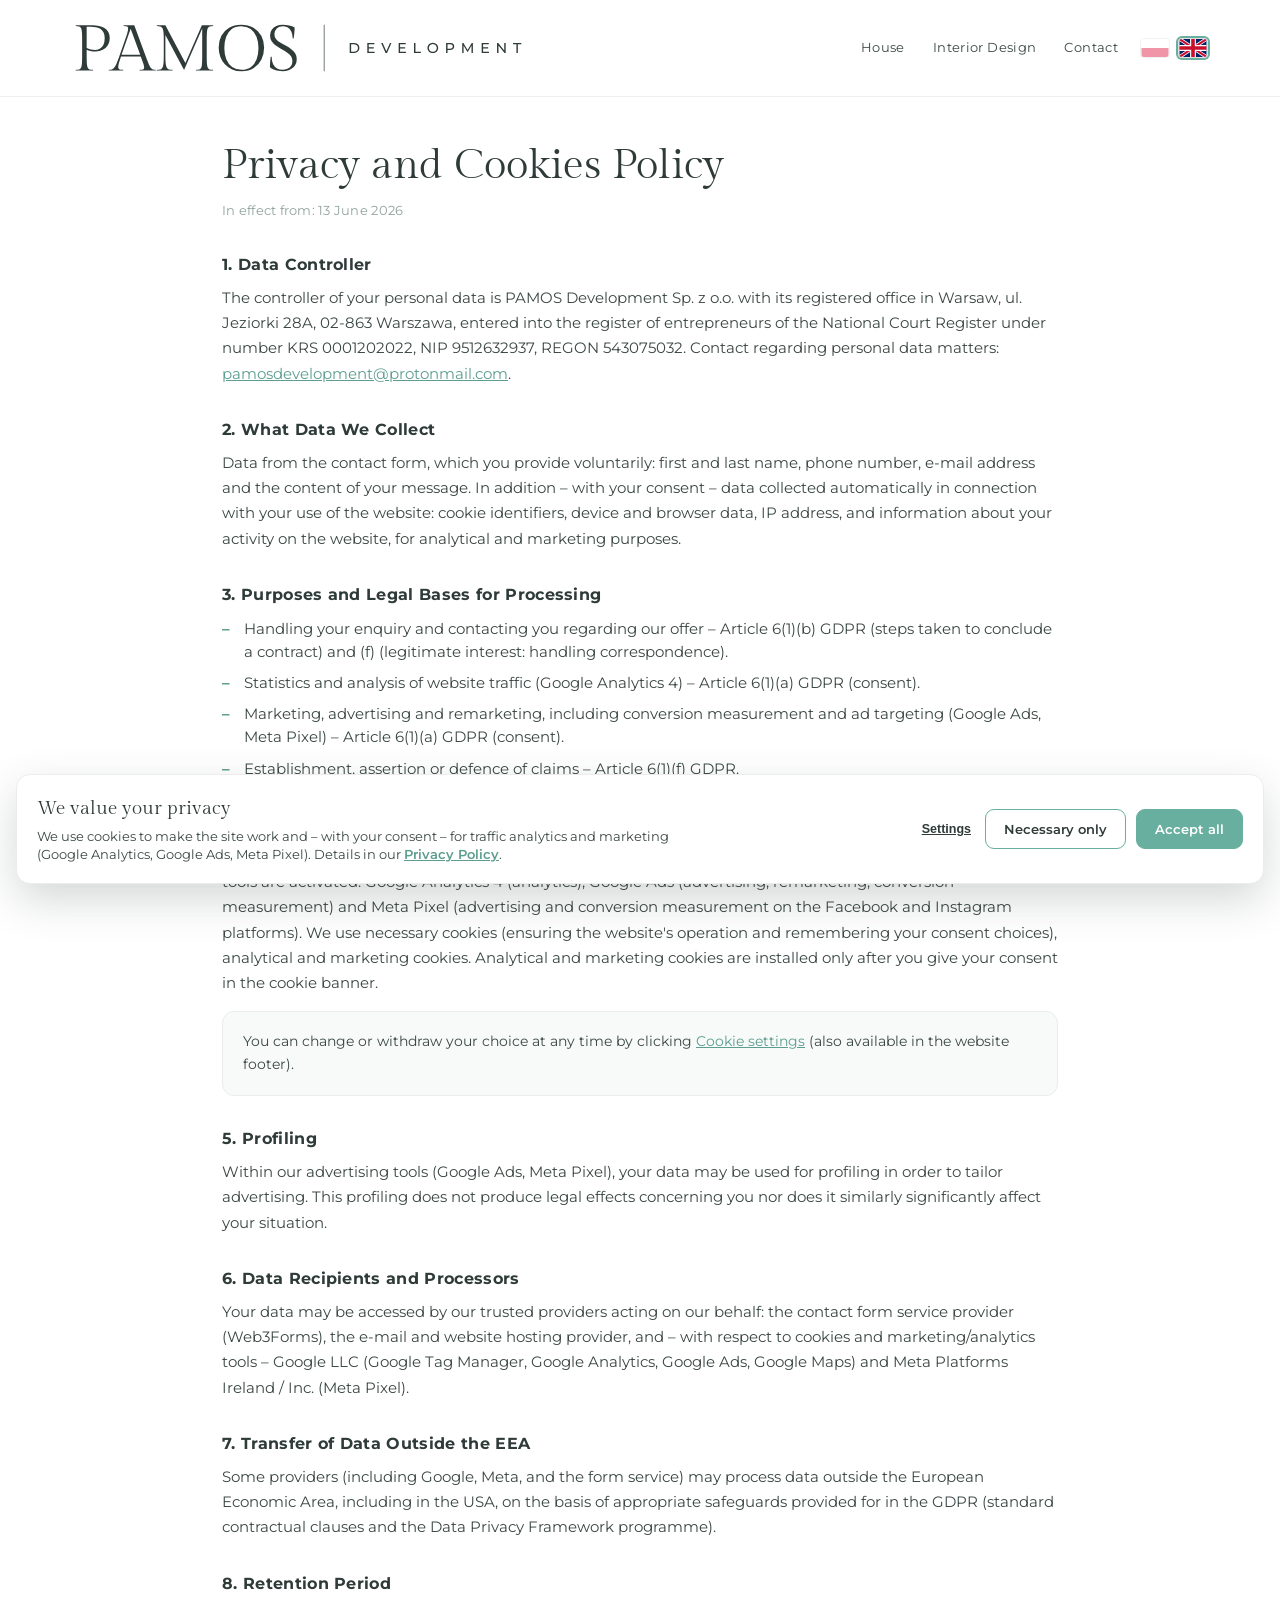
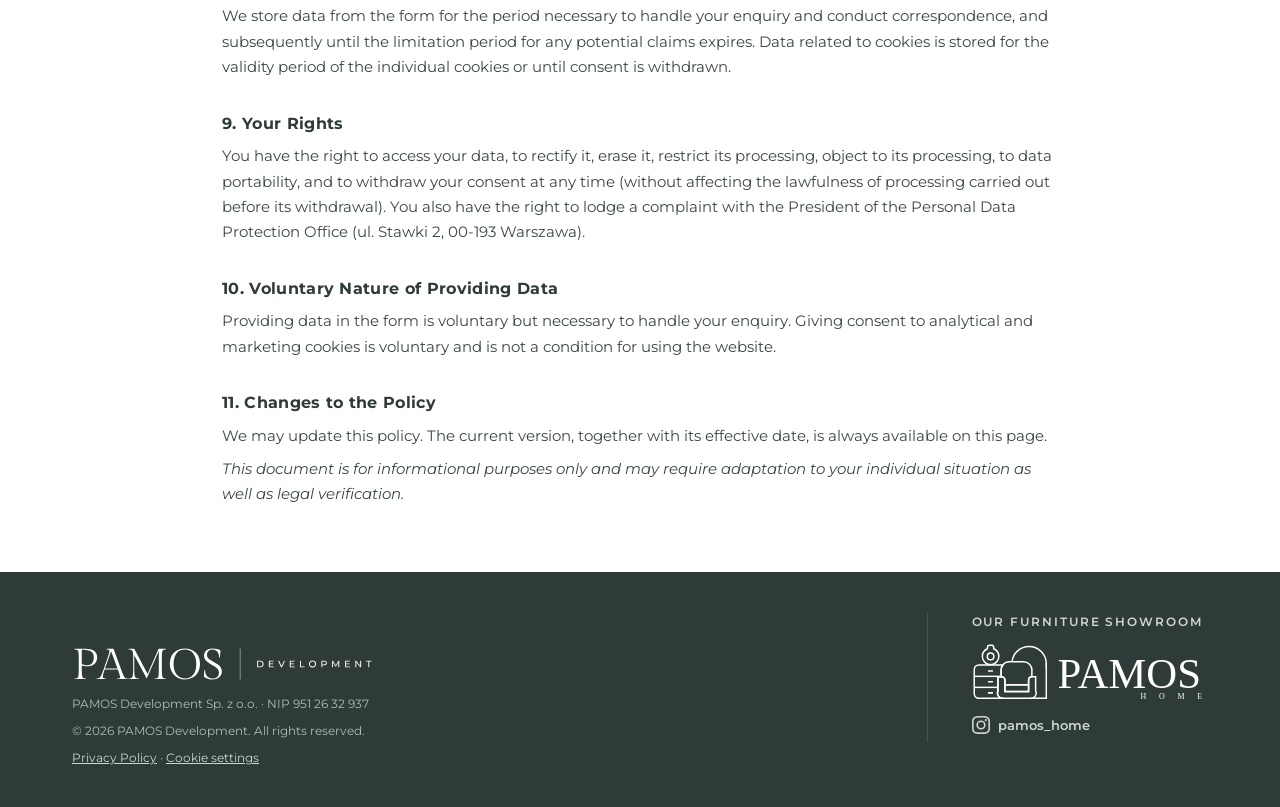
<file: en/privacy-policy/index.html>
<!DOCTYPE html>
<html lang="en">
<head>
<meta charset="UTF-8">
<meta name="viewport" content="width=device-width, initial-scale=1.0">
<title>Privacy Policy – PAMOS Development</title>
<meta name="description" content="Privacy and cookies policy of PAMOS Development Sp. z o.o.">
<meta name="robots" content="index,follow">
<link rel="canonical" href="https://pamosdevelopment.pl/en/privacy-policy/">
<link rel="icon" href="/favicon.ico" sizes="any">
<link rel="icon" type="image/png" sizes="32x32" href="/favicon-32.png">
<link rel="icon" type="image/png" sizes="16x16" href="/favicon-16.png">
<link rel="apple-touch-icon" href="/apple-touch-icon.png">
<meta name="theme-color" content="#68af9f">
<link rel="stylesheet" href="/assets/lang.css">
<link rel="alternate" hreflang="pl" href="https://pamosdevelopment.pl/polityka-prywatnosci/">
<link rel="alternate" hreflang="en" href="https://pamosdevelopment.pl/en/privacy-policy/">
<link rel="alternate" hreflang="x-default" href="https://pamosdevelopment.pl/polityka-prywatnosci/">
<script type="application/ld+json">
{"@context":"https://schema.org","@type":"Organization","name":"PAMOS Development","legalName":"PAMOS Development Sp. z o.o.","url":"https://pamosdevelopment.pl/","logo":"https://pamosdevelopment.pl/favicon-512.png","image":"https://pamosdevelopment.pl/og-image.jpg","description":"Developer of single-family houses near Warsaw. The Celinów project – a single-family house in the Dębe Wielkie municipality.","areaServed":"Celinów, gmina Dębe Wielkie, powiat miński, województwo mazowieckie"}
</script>
<meta property="og:type" content="website">
<meta property="og:site_name" content="PAMOS Development">
<meta property="og:locale" content="en_GB">
<meta property="og:title" content="Privacy Policy – PAMOS Development">
<meta property="og:description" content="Privacy and cookies policy of PAMOS Development Sp. z o.o.">
<meta property="og:url" content="https://pamosdevelopment.pl/en/privacy-policy/">
<meta property="og:image" content="https://pamosdevelopment.pl/og-image.jpg">
<script src="/assets/cookies.js"></script>
<link rel="preconnect" href="https://fonts.googleapis.com">
<link rel="preconnect" href="https://fonts.gstatic.com" crossorigin>
<link href="https://fonts.googleapis.com/css2?family=Gilda+Display&family=Montserrat:wght@400;500;600;700&display=swap" rel="stylesheet">
<style>
:root{--graphite:#2f3b39;--sage:#68af9f;--sage-d:#5b9d8e;--ink:#3a4744;--muted:#90a39d;--line:#ececec;--bg:#ffffff;--soft:#eef4f1;--cream:#f7faf8;--serif:'Gilda Display',Georgia,serif;--sans:'Montserrat','Gotham',Arial,sans-serif}
*{box-sizing:border-box;margin:0;padding:0}
html{scroll-behavior:smooth}
body{font-family:var(--sans);color:var(--ink);background:var(--bg);line-height:1.6;-webkit-font-smoothing:antialiased}
a{color:inherit;text-decoration:none}
.wrap{width:100%;max-width:880px;margin:0 auto;padding:0 22px}

.nav{position:sticky;top:0;z-index:60;background:#fffffff2;backdrop-filter:saturate(1.2) blur(8px);border-bottom:1px solid #eee}
.nav .row{display:flex;align-items:center;height:70px;max-width:1180px;margin:0 auto;padding:0 22px}
.logo{order:0;margin-left:0;display:flex;align-items:center}
.logo img{height:34px;display:block}
.navlinks{display:none;gap:28px;font-size:12.5px;letter-spacing:.03em;color:var(--ink);margin-left:auto}
.navlinks a:hover{color:var(--sage)}
.burger{order:1;margin-left:auto;font-size:24px;color:var(--graphite);background:none;border:0;cursor:pointer;line-height:1}
.mobilemenu{display:none;flex-direction:column;gap:4px;padding:8px 22px 16px;border-bottom:1px solid #eee;background:#fff}
.mobilemenu a{padding:12px 0;font-size:14px;border-bottom:1px solid #f3f3f3}
.mobilemenu.open{display:flex}

.legal{padding:46px 0 64px}
.legal h1{font-family:var(--serif);font-weight:400;font-size:clamp(30px,5.4vw,42px);color:var(--graphite);line-height:1.1}
.legal .upd{font-size:13px;color:var(--muted);margin-top:10px;letter-spacing:.02em}
.legal h2{font-family:var(--sans);font-weight:700;font-size:16px;letter-spacing:.02em;color:var(--graphite);margin-top:30px;margin-bottom:8px}
.legal p{font-size:14.5px;color:var(--ink);line-height:1.75;margin-top:8px}
.legal ul{list-style:none;margin-top:10px;display:flex;flex-direction:column;gap:8px}
.legal li{position:relative;padding-left:22px;font-size:14.5px;color:var(--ink);line-height:1.6}
.legal li::before{content:"–";position:absolute;left:0;top:0;color:var(--sage-d);font-weight:700}
.legal .box{background:var(--cream);border:1px solid var(--line);border-radius:12px;padding:18px 20px;margin-top:14px;font-size:14px;line-height:1.7}
.legal a{color:var(--sage-d);text-decoration:underline}
.note{font-size:12.5px;color:var(--muted);margin-top:28px;font-style:italic}

.footer{background:var(--graphite);color:#aebbb7;padding:40px 0}
.footer__grid{display:flex;flex-direction:column;gap:26px;max-width:1180px;margin:0 auto;padding:0 22px}
.footer__dev img{height:36px;margin-bottom:12px;display:block}
.footer .small{font-size:12px;margin-top:8px}
.footer .small a{color:#cdd6d3;text-decoration:underline}
.footer .small a:hover{color:#fff}
.footer__home{border-top:1px solid #44524e;padding-top:24px}
.footer__label{font-family:var(--sans);font-weight:600;font-size:12px;letter-spacing:.16em;text-transform:uppercase;color:#cdd6d3;margin-bottom:12px}
.footer__homelogo{height:58px;max-width:100%;width:auto;margin-bottom:14px;display:block}
.footer__ig{display:inline-flex;align-items:center;gap:8px;color:#cdd6d3;font-size:13px;font-weight:600}
.footer__ig:hover{color:#fff}
.footer__ig svg{width:18px;height:18px;fill:currentColor}

@media(min-width:760px){
  .navlinks{display:flex}
  .burger{display:none}
  .nav .row{height:96px}
  .logo img{height:54px}
  .footer__grid{flex-direction:row;justify-content:space-between;align-items:flex-start}
  .footer__home{border-top:0;border-left:1px solid #44524e;padding-top:0;padding-left:44px}
  .footer__dev img{margin-top:34px}
}
</style>
</head>
<body>
<!-- Google Tag Manager (noscript) -->
<noscript><iframe src="https://www.googletagmanager.com/ns.html?id=GTM-W63TSNLR" height="0" width="0" style="display:none;visibility:hidden"></iframe></noscript>
<!-- End Google Tag Manager (noscript) -->

<header class="nav">
  <div class="row">
    <button class="burger" aria-label="Menu" onclick="document.getElementById('mm').classList.toggle('open')">&#9776;</button>
    <a class="logo" href="/en/"><img src="/assets/pamos-development-horizontal-graphite.svg" alt="PAMOS Development"></a>
    <nav class="navlinks">
      <a href="/en/house/">House</a>
      <a href="/en/interior-design/">Interior Design</a>
      <a href="/en/#kontakt">Contact</a>
    </nav>
    <div class="langswitch">
      <a class="lang" href="/polityka-prywatnosci/" hreflang="pl" aria-label="Wersja polska"><svg class="flagimg" viewBox="0 0 60 40"><rect width="60" height="20" fill="#ffffff"/><rect y="20" width="60" height="20" fill="#dc143c"/></svg></a>
      <a class="lang active" href="/en/privacy-policy/" hreflang="en" aria-label="English version" aria-current="true"><svg class="flagimg" viewBox="0 0 60 40"><rect width="60" height="40" fill="#012169"/><path d="M0 0L60 40M60 0L0 40" stroke="#ffffff" stroke-width="8"/><path d="M0 0L60 40M60 0L0 40" stroke="#c8102e" stroke-width="4.5"/><path d="M30 0V40M0 20H60" stroke="#ffffff" stroke-width="13"/><path d="M30 0V40M0 20H60" stroke="#c8102e" stroke-width="8"/></svg></a>
    </div>
  </div>
  <div class="mobilemenu" id="mm">
    <a href="/en/house/">House</a>
    <a href="/en/interior-design/">Interior Design</a>
    <a href="/en/#kontakt">Contact</a>
    <div class="mm-lang">
      <a class="lang" href="/polityka-prywatnosci/" hreflang="pl" aria-label="Wersja polska"><svg class="flagimg" viewBox="0 0 60 40"><rect width="60" height="20" fill="#ffffff"/><rect y="20" width="60" height="20" fill="#dc143c"/></svg></a>
      <a class="lang active" href="/en/privacy-policy/" hreflang="en" aria-label="English version" aria-current="true"><svg class="flagimg" viewBox="0 0 60 40"><rect width="60" height="40" fill="#012169"/><path d="M0 0L60 40M60 0L0 40" stroke="#ffffff" stroke-width="8"/><path d="M0 0L60 40M60 0L0 40" stroke="#c8102e" stroke-width="4.5"/><path d="M30 0V40M0 20H60" stroke="#ffffff" stroke-width="13"/><path d="M30 0V40M0 20H60" stroke="#c8102e" stroke-width="8"/></svg></a>
    </div>
  </div>
</header>

<main class="legal">
  <div class="wrap">
    <h1>Privacy and Cookies Policy</h1>
    <p class="upd">In effect from: 13 June 2026</p>

    <h2>1. Data Controller</h2>
    <p>The controller of your personal data is PAMOS Development Sp. z o.o. with its registered office in Warsaw, ul. Jeziorki 28A, 02-863 Warszawa, entered into the register of entrepreneurs of the National Court Register under number KRS 0001202022, NIP 9512632937, REGON 543075032. Contact regarding personal data matters: <a href="mailto:pamosdevelopment@protonmail.com">pamosdevelopment@protonmail.com</a>.</p>

    <h2>2. What Data We Collect</h2>
    <p>Data from the contact form, which you provide voluntarily: first and last name, phone number, e-mail address and the content of your message. In addition – with your consent – data collected automatically in connection with your use of the website: cookie identifiers, device and browser data, IP address, and information about your activity on the website, for analytical and marketing purposes.</p>

    <h2>3. Purposes and Legal Bases for Processing</h2>
    <ul>
      <li>Handling your enquiry and contacting you regarding our offer – Article 6(1)(b) GDPR (steps taken to conclude a contract) and (f) (legitimate interest: handling correspondence).</li>
      <li>Statistics and analysis of website traffic (Google Analytics 4) – Article 6(1)(a) GDPR (consent).</li>
      <li>Marketing, advertising and remarketing, including conversion measurement and ad targeting (Google Ads, Meta Pixel) – Article 6(1)(a) GDPR (consent).</li>
      <li>Establishment, assertion or defence of claims – Article 6(1)(f) GDPR.</li>
    </ul>

    <h2>4. Cookies and Tracking Technologies</h2>
    <p>The website uses Google Tag Manager, through which – only after you have given your consent – the following tools are activated: Google Analytics 4 (analytics), Google Ads (advertising, remarketing, conversion measurement) and Meta Pixel (advertising and conversion measurement on the Facebook and Instagram platforms). We use necessary cookies (ensuring the website's operation and remembering your consent choices), analytical and marketing cookies. Analytical and marketing cookies are installed only after you give your consent in the cookie banner.</p>
    <div class="box">You can change or withdraw your choice at any time by clicking <a href="#" onclick="if(window.openCookieSettings){openCookieSettings();}return false;">Cookie settings</a> (also available in the website footer).</div>

    <h2>5. Profiling</h2>
    <p>Within our advertising tools (Google Ads, Meta Pixel), your data may be used for profiling in order to tailor advertising. This profiling does not produce legal effects concerning you nor does it similarly significantly affect your situation.</p>

    <h2>6. Data Recipients and Processors</h2>
    <p>Your data may be accessed by our trusted providers acting on our behalf: the contact form service provider (Web3Forms), the e-mail and website hosting provider, and – with respect to cookies and marketing/analytics tools – Google LLC (Google Tag Manager, Google Analytics, Google Ads, Google Maps) and Meta Platforms Ireland / Inc. (Meta Pixel).</p>

    <h2>7. Transfer of Data Outside the EEA</h2>
    <p>Some providers (including Google, Meta, and the form service) may process data outside the European Economic Area, including in the USA, on the basis of appropriate safeguards provided for in the GDPR (standard contractual clauses and the Data Privacy Framework programme).</p>

    <h2>8. Retention Period</h2>
    <p>We store data from the form for the period necessary to handle your enquiry and conduct correspondence, and subsequently until the limitation period for any potential claims expires. Data related to cookies is stored for the validity period of the individual cookies or until consent is withdrawn.</p>

    <h2>9. Your Rights</h2>
    <p>You have the right to access your data, to rectify it, erase it, restrict its processing, object to its processing, to data portability, and to withdraw your consent at any time (without affecting the lawfulness of processing carried out before its withdrawal). You also have the right to lodge a complaint with the President of the Personal Data Protection Office (ul. Stawki 2, 00-193 Warszawa).</p>

    <h2>10. Voluntary Nature of Providing Data</h2>
    <p>Providing data in the form is voluntary but necessary to handle your enquiry. Giving consent to analytical and marketing cookies is voluntary and is not a condition for using the website.</p>

    <h2>11. Changes to the Policy</h2>
    <p>We may update this policy. The current version, together with its effective date, is always available on this page.</p>

    <p class="note">This document is for informational purposes only and may require adaptation to your individual situation as well as legal verification.</p>
  </div>
</main>

<footer class="footer">
  <div class="footer__grid">
    <div class="footer__dev">
      <img src="/assets/pamos-development-horizontal-white.svg" alt="PAMOS Development">
      <p class="small">PAMOS Development Sp. z o.o. · NIP 951 26 32 937</p>
      <p class="small">© 2026 PAMOS Development. All rights reserved.</p>
      <p class="small"><a href="/en/privacy-policy/">Privacy Policy</a> · <a href="#" onclick="if(window.openCookieSettings){openCookieSettings();}return false;">Cookie settings</a></p>
    </div>
    <div class="footer__home">
      <p class="footer__label">Our furniture showroom</p>
      <a href="https://www.instagram.com/pamos_home/" target="_blank" rel="noopener" aria-label="PAMOS HOME on Instagram">
        <img class="footer__homelogo" src="/assets/pamos-home-white-tight.svg" alt="PAMOS HOME">
      </a>
      <a class="footer__ig" href="https://www.instagram.com/pamos_home/" target="_blank" rel="noopener">
        <svg viewBox="0 0 24 24" aria-hidden="true"><path d="M12 2.16c3.2 0 3.58.01 4.85.07 1.17.05 1.8.25 2.23.41.56.22.96.48 1.38.9.42.42.68.82.9 1.38.16.43.36 1.06.41 2.23.06 1.27.07 1.65.07 4.85s-.01 3.58-.07 4.85c-.05 1.17-.25 1.8-.41 2.23a3.7 3.7 0 0 1-.9 1.38c-.42.42-.82.68-1.38.9-.43.16-1.06.36-2.23.41-1.27.06-1.65.07-4.85.07s-3.58-.01-4.85-.07c-1.17-.05-1.8-.25-2.23-.41a3.7 3.7 0 0 1-1.38-.9 3.7 3.7 0 0 1-.9-1.38c-.16-.43-.36-1.06-.41-2.23C2.17 15.58 2.16 15.2 2.16 12s.01-3.58.07-4.85c.05-1.17.25-1.8.41-2.23.22-.56.48-.96.9-1.38.42-.42.82-.68 1.38-.9.43-.16 1.06-.36 2.23-.41C8.42 2.17 8.8 2.16 12 2.16M12 0C8.74 0 8.33.01 7.05.07 5.78.13 4.9.33 4.14.63a5.9 5.9 0 0 0-2.13 1.38A5.9 5.9 0 0 0 .63 4.14C.33 4.9.13 5.78.07 7.05.01 8.33 0 8.74 0 12s.01 3.67.07 4.95c.06 1.27.26 2.15.56 2.91a5.9 5.9 0 0 0 1.38 2.13 5.9 5.9 0 0 0 2.13 1.38c.76.3 1.64.5 2.91.56C8.33 23.99 8.74 24 12 24s3.67-.01 4.95-.07c1.27-.06 2.15-.26 2.91-.56a6.15 6.15 0 0 0 3.51-3.51c.3-.76.5-1.64.56-2.91.06-1.28.07-1.69.07-4.95s-.01-3.67-.07-4.95c-.06-1.27-.26-2.15-.56-2.91a5.9 5.9 0 0 0-1.38-2.13A5.9 5.9 0 0 0 19.86.63c-.76-.3-1.64-.5-2.91-.56C15.67.01 15.26 0 12 0z"/><path d="M12 5.84A6.16 6.16 0 1 0 18.16 12 6.16 6.16 0 0 0 12 5.84M12 16a4 4 0 1 1 4-4 4 4 0 0 1-4 4z"/><circle cx="18.41" cy="5.59" r="1.44"/></svg>
        pamos_home
      </a>
    </div>
  </div>
</footer>

</body>
</html>
</file>
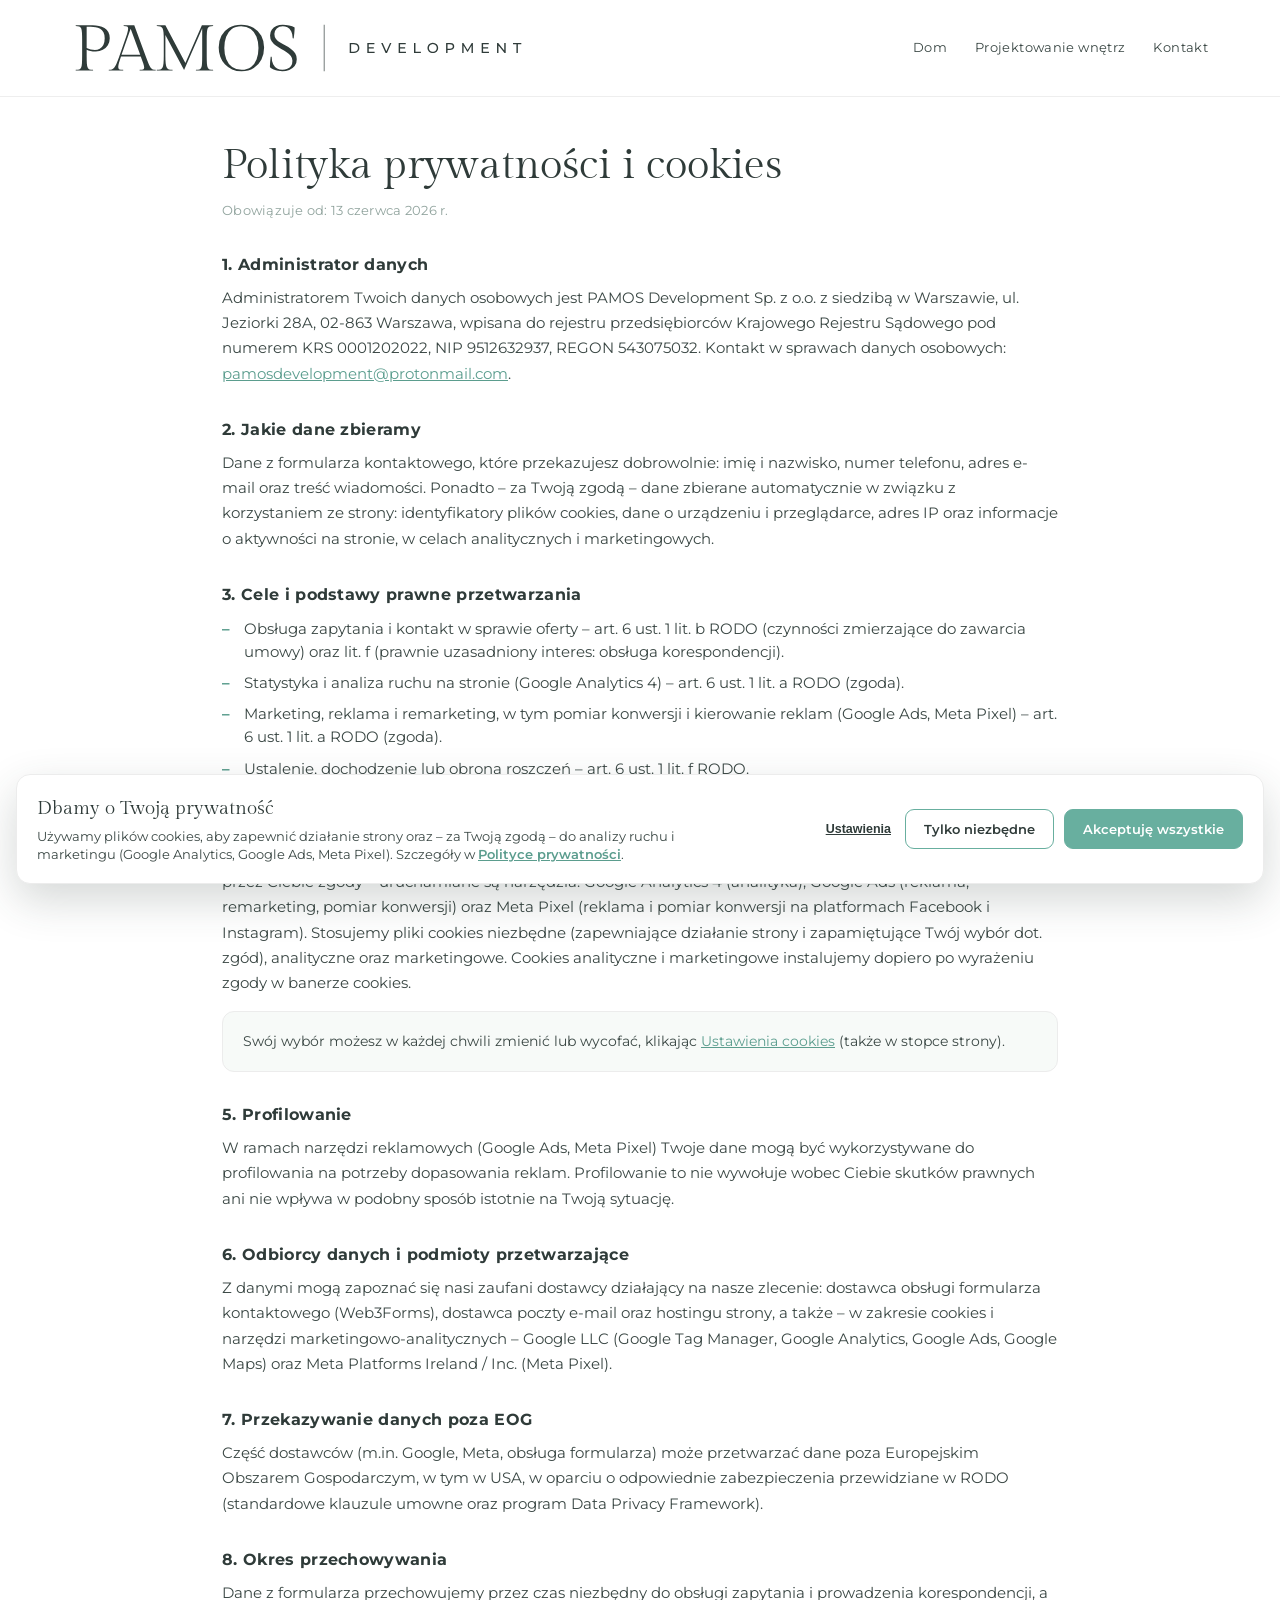
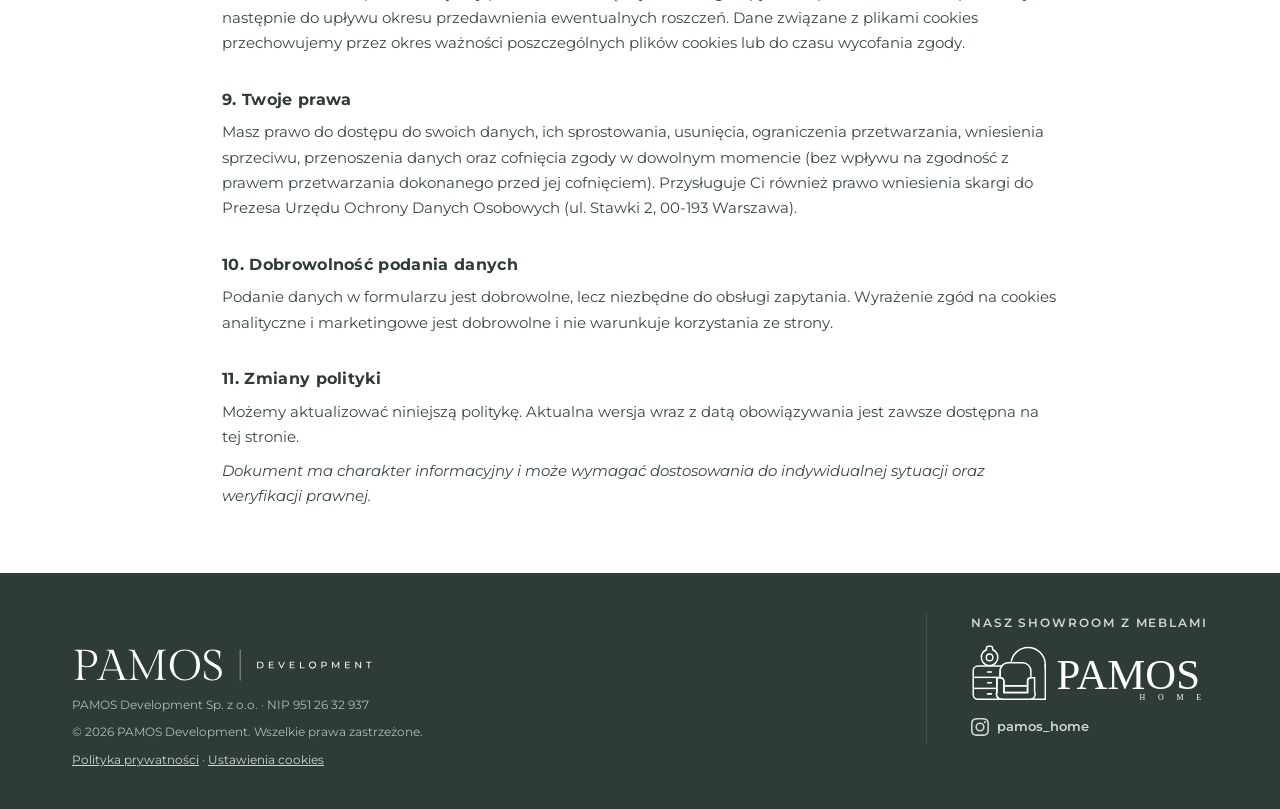
<file: polityka-prywatnosci.html>
<!DOCTYPE html>
<html lang="pl">
<head>
<meta charset="UTF-8">
<meta name="viewport" content="width=device-width, initial-scale=1.0">
<title>Polityka prywatności – PAMOS Development</title>
<meta name="description" content="Polityka prywatności i cookies PAMOS Development Sp. z o.o.">
<meta name="robots" content="index,follow">
<link rel="canonical" href="https://pamosdevelopment.pl/polityka-prywatnosci.html">
<link rel="icon" href="/favicon.ico" sizes="any">
<link rel="icon" type="image/png" sizes="32x32" href="/favicon-32.png">
<link rel="icon" type="image/png" sizes="16x16" href="/favicon-16.png">
<link rel="apple-touch-icon" href="/apple-touch-icon.png">
<meta name="theme-color" content="#68af9f">
<meta property="og:type" content="website">
<meta property="og:site_name" content="PAMOS Development">
<meta property="og:locale" content="pl_PL">
<meta property="og:title" content="Polityka prywatności – PAMOS Development">
<meta property="og:description" content="Polityka prywatności i cookies PAMOS Development Sp. z o.o.">
<meta property="og:url" content="https://pamosdevelopment.pl/polityka-prywatnosci.html">
<meta property="og:image" content="https://pamosdevelopment.pl/og-image.jpg">
<script src="assets/cookies.js"></script>
<link rel="preconnect" href="https://fonts.googleapis.com">
<link rel="preconnect" href="https://fonts.gstatic.com" crossorigin>
<link href="https://fonts.googleapis.com/css2?family=Gilda+Display&family=Montserrat:wght@400;500;600;700&display=swap" rel="stylesheet">
<style>
:root{--graphite:#2f3b39;--sage:#68af9f;--sage-d:#5b9d8e;--ink:#3a4744;--muted:#90a39d;--line:#ececec;--bg:#ffffff;--soft:#eef4f1;--cream:#f7faf8;--serif:'Gilda Display',Georgia,serif;--sans:'Montserrat','Gotham',Arial,sans-serif}
*{box-sizing:border-box;margin:0;padding:0}
html{scroll-behavior:smooth}
body{font-family:var(--sans);color:var(--ink);background:var(--bg);line-height:1.6;-webkit-font-smoothing:antialiased}
a{color:inherit;text-decoration:none}
.wrap{width:100%;max-width:880px;margin:0 auto;padding:0 22px}

.nav{position:sticky;top:0;z-index:60;background:#fffffff2;backdrop-filter:saturate(1.2) blur(8px);border-bottom:1px solid #eee}
.nav .row{display:flex;align-items:center;height:70px;max-width:1180px;margin:0 auto;padding:0 22px}
.logo{order:0;margin-left:0;display:flex;align-items:center}
.logo img{height:34px;display:block}
.navlinks{display:none;gap:28px;font-size:12.5px;letter-spacing:.03em;color:var(--ink);margin-left:auto}
.navlinks a:hover{color:var(--sage)}
.burger{order:1;margin-left:auto;font-size:24px;color:var(--graphite);background:none;border:0;cursor:pointer;line-height:1}
.mobilemenu{display:none;flex-direction:column;gap:4px;padding:8px 22px 16px;border-bottom:1px solid #eee;background:#fff}
.mobilemenu a{padding:12px 0;font-size:14px;border-bottom:1px solid #f3f3f3}
.mobilemenu.open{display:flex}

.legal{padding:46px 0 64px}
.legal h1{font-family:var(--serif);font-weight:400;font-size:clamp(30px,5.4vw,42px);color:var(--graphite);line-height:1.1}
.legal .upd{font-size:13px;color:var(--muted);margin-top:10px;letter-spacing:.02em}
.legal h2{font-family:var(--sans);font-weight:700;font-size:16px;letter-spacing:.02em;color:var(--graphite);margin-top:30px;margin-bottom:8px}
.legal p{font-size:14.5px;color:var(--ink);line-height:1.75;margin-top:8px}
.legal ul{list-style:none;margin-top:10px;display:flex;flex-direction:column;gap:8px}
.legal li{position:relative;padding-left:22px;font-size:14.5px;color:var(--ink);line-height:1.6}
.legal li::before{content:"–";position:absolute;left:0;top:0;color:var(--sage-d);font-weight:700}
.legal .box{background:var(--cream);border:1px solid var(--line);border-radius:12px;padding:18px 20px;margin-top:14px;font-size:14px;line-height:1.7}
.legal a{color:var(--sage-d);text-decoration:underline}
.note{font-size:12.5px;color:var(--muted);margin-top:28px;font-style:italic}

.footer{background:var(--graphite);color:#aebbb7;padding:40px 0}
.footer__grid{display:flex;flex-direction:column;gap:26px;max-width:1180px;margin:0 auto;padding:0 22px}
.footer__dev img{height:36px;margin-bottom:12px;display:block}
.footer .small{font-size:12px;margin-top:8px}
.footer .small a{color:#cdd6d3;text-decoration:underline}
.footer .small a:hover{color:#fff}
.footer__home{border-top:1px solid #44524e;padding-top:24px}
.footer__label{font-family:var(--sans);font-weight:600;font-size:12px;letter-spacing:.16em;text-transform:uppercase;color:#cdd6d3;margin-bottom:12px}
.footer__homelogo{height:58px;max-width:100%;width:auto;margin-bottom:14px;display:block}
.footer__ig{display:inline-flex;align-items:center;gap:8px;color:#cdd6d3;font-size:13px;font-weight:600}
.footer__ig:hover{color:#fff}
.footer__ig svg{width:18px;height:18px;fill:currentColor}

@media(min-width:760px){
  .navlinks{display:flex}
  .burger{display:none}
  .nav .row{height:96px}
  .logo img{height:54px}
  .footer__grid{flex-direction:row;justify-content:space-between;align-items:flex-start}
  .footer__home{border-top:0;border-left:1px solid #44524e;padding-top:0;padding-left:44px}
  .footer__dev img{margin-top:34px}
}
</style>
</head>
<body>
<!-- Google Tag Manager (noscript) -->
<noscript><iframe src="https://www.googletagmanager.com/ns.html?id=GTM-W63TSNLR" height="0" width="0" style="display:none;visibility:hidden"></iframe></noscript>
<!-- End Google Tag Manager (noscript) -->

<header class="nav">
  <div class="row">
    <button class="burger" aria-label="Menu" onclick="document.getElementById('mm').classList.toggle('open')">&#9776;</button>
    <a class="logo" href="index.html"><img src="assets/pamos-development-horizontal-graphite.svg" alt="PAMOS Development"></a>
    <nav class="navlinks">
      <a href="dom.html">Dom</a>
      <a href="wnetrza.html">Projektowanie wnętrz</a>
      <a href="index.html#kontakt">Kontakt</a>
    </nav>
  </div>
  <div class="mobilemenu" id="mm">
    <a href="dom.html">Dom</a>
    <a href="wnetrza.html">Projektowanie wnętrz</a>
    <a href="index.html#kontakt">Kontakt</a>
  </div>
</header>

<main class="legal">
  <div class="wrap">
    <h1>Polityka prywatności i cookies</h1>
    <p class="upd">Obowiązuje od: 13 czerwca 2026 r.</p>

    <h2>1. Administrator danych</h2>
    <p>Administratorem Twoich danych osobowych jest PAMOS Development Sp. z o.o. z siedzibą w Warszawie, ul. Jeziorki 28A, 02-863 Warszawa, wpisana do rejestru przedsiębiorców Krajowego Rejestru Sądowego pod numerem KRS 0001202022, NIP 9512632937, REGON 543075032. Kontakt w sprawach danych osobowych: <a href="mailto:pamosdevelopment@protonmail.com">pamosdevelopment@protonmail.com</a>.</p>

    <h2>2. Jakie dane zbieramy</h2>
    <p>Dane z formularza kontaktowego, które przekazujesz dobrowolnie: imię i nazwisko, numer telefonu, adres e-mail oraz treść wiadomości. Ponadto – za Twoją zgodą – dane zbierane automatycznie w związku z korzystaniem ze strony: identyfikatory plików cookies, dane o urządzeniu i przeglądarce, adres IP oraz informacje o aktywności na stronie, w celach analitycznych i marketingowych.</p>

    <h2>3. Cele i podstawy prawne przetwarzania</h2>
    <ul>
      <li>Obsługa zapytania i kontakt w sprawie oferty – art. 6 ust. 1 lit. b RODO (czynności zmierzające do zawarcia umowy) oraz lit. f (prawnie uzasadniony interes: obsługa korespondencji).</li>
      <li>Statystyka i analiza ruchu na stronie (Google Analytics 4) – art. 6 ust. 1 lit. a RODO (zgoda).</li>
      <li>Marketing, reklama i remarketing, w tym pomiar konwersji i kierowanie reklam (Google Ads, Meta Pixel) – art. 6 ust. 1 lit. a RODO (zgoda).</li>
      <li>Ustalenie, dochodzenie lub obrona roszczeń – art. 6 ust. 1 lit. f RODO.</li>
    </ul>

    <h2>4. Pliki cookies i technologie śledzące</h2>
    <p>Strona korzysta z menedżera tagów Google Tag Manager, za pośrednictwem którego – wyłącznie po wyrażeniu przez Ciebie zgody – uruchamiane są narzędzia: Google Analytics 4 (analityka), Google Ads (reklama, remarketing, pomiar konwersji) oraz Meta Pixel (reklama i pomiar konwersji na platformach Facebook i Instagram). Stosujemy pliki cookies niezbędne (zapewniające działanie strony i zapamiętujące Twój wybór dot. zgód), analityczne oraz marketingowe. Cookies analityczne i marketingowe instalujemy dopiero po wyrażeniu zgody w banerze cookies.</p>
    <div class="box">Swój wybór możesz w każdej chwili zmienić lub wycofać, klikając <a href="#" onclick="if(window.openCookieSettings){openCookieSettings();}return false;">Ustawienia cookies</a> (także w stopce strony).</div>

    <h2>5. Profilowanie</h2>
    <p>W ramach narzędzi reklamowych (Google Ads, Meta Pixel) Twoje dane mogą być wykorzystywane do profilowania na potrzeby dopasowania reklam. Profilowanie to nie wywołuje wobec Ciebie skutków prawnych ani nie wpływa w podobny sposób istotnie na Twoją sytuację.</p>

    <h2>6. Odbiorcy danych i podmioty przetwarzające</h2>
    <p>Z danymi mogą zapoznać się nasi zaufani dostawcy działający na nasze zlecenie: dostawca obsługi formularza kontaktowego (Web3Forms), dostawca poczty e-mail oraz hostingu strony, a także – w zakresie cookies i narzędzi marketingowo-analitycznych – Google LLC (Google Tag Manager, Google Analytics, Google Ads, Google Maps) oraz Meta Platforms Ireland / Inc. (Meta Pixel).</p>

    <h2>7. Przekazywanie danych poza EOG</h2>
    <p>Część dostawców (m.in. Google, Meta, obsługa formularza) może przetwarzać dane poza Europejskim Obszarem Gospodarczym, w tym w USA, w oparciu o odpowiednie zabezpieczenia przewidziane w RODO (standardowe klauzule umowne oraz program Data Privacy Framework).</p>

    <h2>8. Okres przechowywania</h2>
    <p>Dane z formularza przechowujemy przez czas niezbędny do obsługi zapytania i prowadzenia korespondencji, a następnie do upływu okresu przedawnienia ewentualnych roszczeń. Dane związane z plikami cookies przechowujemy przez okres ważności poszczególnych plików cookies lub do czasu wycofania zgody.</p>

    <h2>9. Twoje prawa</h2>
    <p>Masz prawo do dostępu do swoich danych, ich sprostowania, usunięcia, ograniczenia przetwarzania, wniesienia sprzeciwu, przenoszenia danych oraz cofnięcia zgody w dowolnym momencie (bez wpływu na zgodność z prawem przetwarzania dokonanego przed jej cofnięciem). Przysługuje Ci również prawo wniesienia skargi do Prezesa Urzędu Ochrony Danych Osobowych (ul. Stawki 2, 00-193 Warszawa).</p>

    <h2>10. Dobrowolność podania danych</h2>
    <p>Podanie danych w formularzu jest dobrowolne, lecz niezbędne do obsługi zapytania. Wyrażenie zgód na cookies analityczne i marketingowe jest dobrowolne i nie warunkuje korzystania ze strony.</p>

    <h2>11. Zmiany polityki</h2>
    <p>Możemy aktualizować niniejszą politykę. Aktualna wersja wraz z datą obowiązywania jest zawsze dostępna na tej stronie.</p>

    <p class="note">Dokument ma charakter informacyjny i może wymagać dostosowania do indywidualnej sytuacji oraz weryfikacji prawnej.</p>
  </div>
</main>

<footer class="footer">
  <div class="footer__grid">
    <div class="footer__dev">
      <img src="assets/pamos-development-horizontal-white.svg" alt="PAMOS Development">
      <p class="small">PAMOS Development Sp. z o.o. · NIP 951 26 32 937</p>
      <p class="small">© 2026 PAMOS Development. Wszelkie prawa zastrzeżone.</p>
      <p class="small"><a href="polityka-prywatnosci.html">Polityka prywatności</a> · <a href="#" onclick="if(window.openCookieSettings){openCookieSettings();}return false;">Ustawienia cookies</a></p>
    </div>
    <div class="footer__home">
      <p class="footer__label">Nasz showroom z meblami</p>
      <a href="https://www.instagram.com/pamos_home/" target="_blank" rel="noopener" aria-label="PAMOS HOME na Instagramie">
        <img class="footer__homelogo" src="assets/pamos-home-white-tight.svg" alt="PAMOS HOME">
      </a>
      <a class="footer__ig" href="https://www.instagram.com/pamos_home/" target="_blank" rel="noopener">
        <svg viewBox="0 0 24 24" aria-hidden="true"><path d="M12 2.16c3.2 0 3.58.01 4.85.07 1.17.05 1.8.25 2.23.41.56.22.96.48 1.38.9.42.42.68.82.9 1.38.16.43.36 1.06.41 2.23.06 1.27.07 1.65.07 4.85s-.01 3.58-.07 4.85c-.05 1.17-.25 1.8-.41 2.23a3.7 3.7 0 0 1-.9 1.38c-.42.42-.82.68-1.38.9-.43.16-1.06.36-2.23.41-1.27.06-1.65.07-4.85.07s-3.58-.01-4.85-.07c-1.17-.05-1.8-.25-2.23-.41a3.7 3.7 0 0 1-1.38-.9 3.7 3.7 0 0 1-.9-1.38c-.16-.43-.36-1.06-.41-2.23C2.17 15.58 2.16 15.2 2.16 12s.01-3.58.07-4.85c.05-1.17.25-1.8.41-2.23.22-.56.48-.96.9-1.38.42-.42.82-.68 1.38-.9.43-.16 1.06-.36 2.23-.41C8.42 2.17 8.8 2.16 12 2.16M12 0C8.74 0 8.33.01 7.05.07 5.78.13 4.9.33 4.14.63a5.9 5.9 0 0 0-2.13 1.38A5.9 5.9 0 0 0 .63 4.14C.33 4.9.13 5.78.07 7.05.01 8.33 0 8.74 0 12s.01 3.67.07 4.95c.06 1.27.26 2.15.56 2.91a5.9 5.9 0 0 0 1.38 2.13 5.9 5.9 0 0 0 2.13 1.38c.76.3 1.64.5 2.91.56C8.33 23.99 8.74 24 12 24s3.67-.01 4.95-.07c1.27-.06 2.15-.26 2.91-.56a6.15 6.15 0 0 0 3.51-3.51c.3-.76.5-1.64.56-2.91.06-1.28.07-1.69.07-4.95s-.01-3.67-.07-4.95c-.06-1.27-.26-2.15-.56-2.91a5.9 5.9 0 0 0-1.38-2.13A5.9 5.9 0 0 0 19.86.63c-.76-.3-1.64-.5-2.91-.56C15.67.01 15.26 0 12 0z"/><path d="M12 5.84A6.16 6.16 0 1 0 18.16 12 6.16 6.16 0 0 0 12 5.84M12 16a4 4 0 1 1 4-4 4 4 0 0 1-4 4z"/><circle cx="18.41" cy="5.59" r="1.44"/></svg>
        pamos_home
      </a>
    </div>
  </div>
</footer>

</body>
</html>
</file>
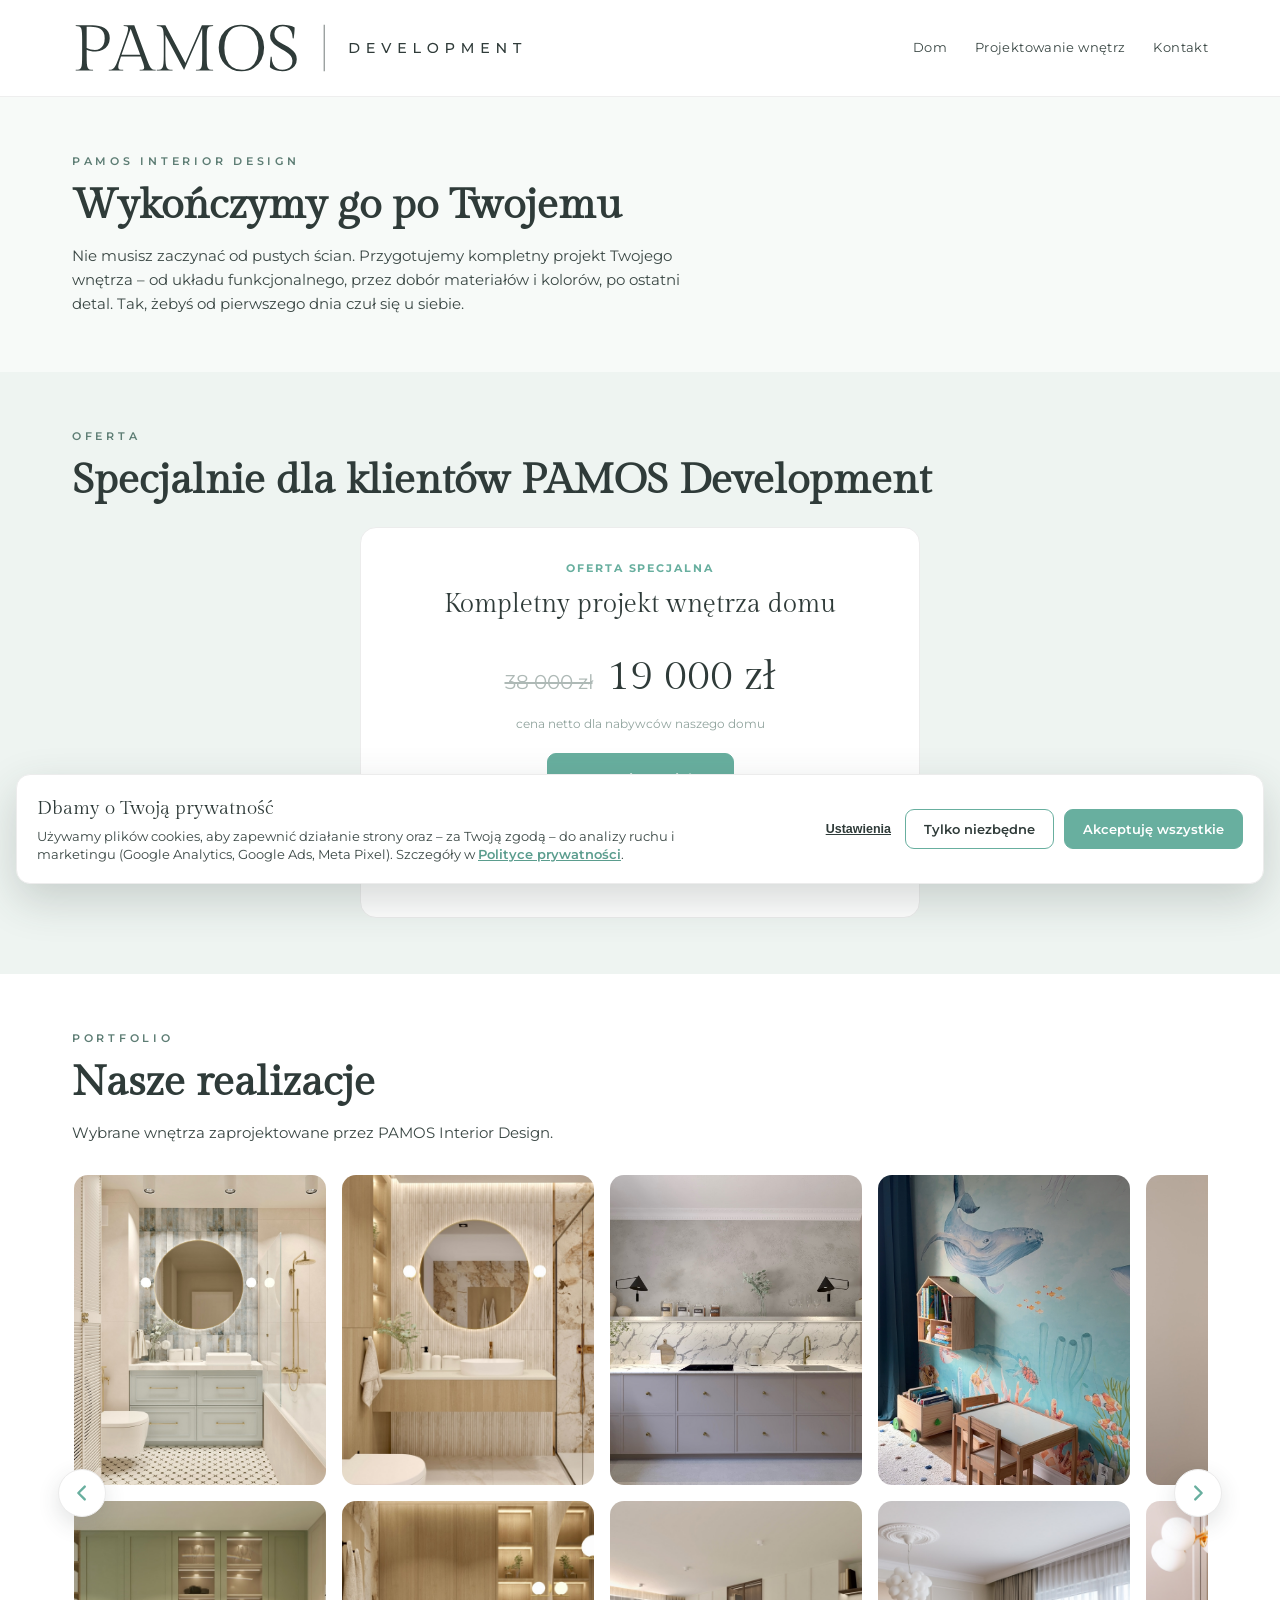
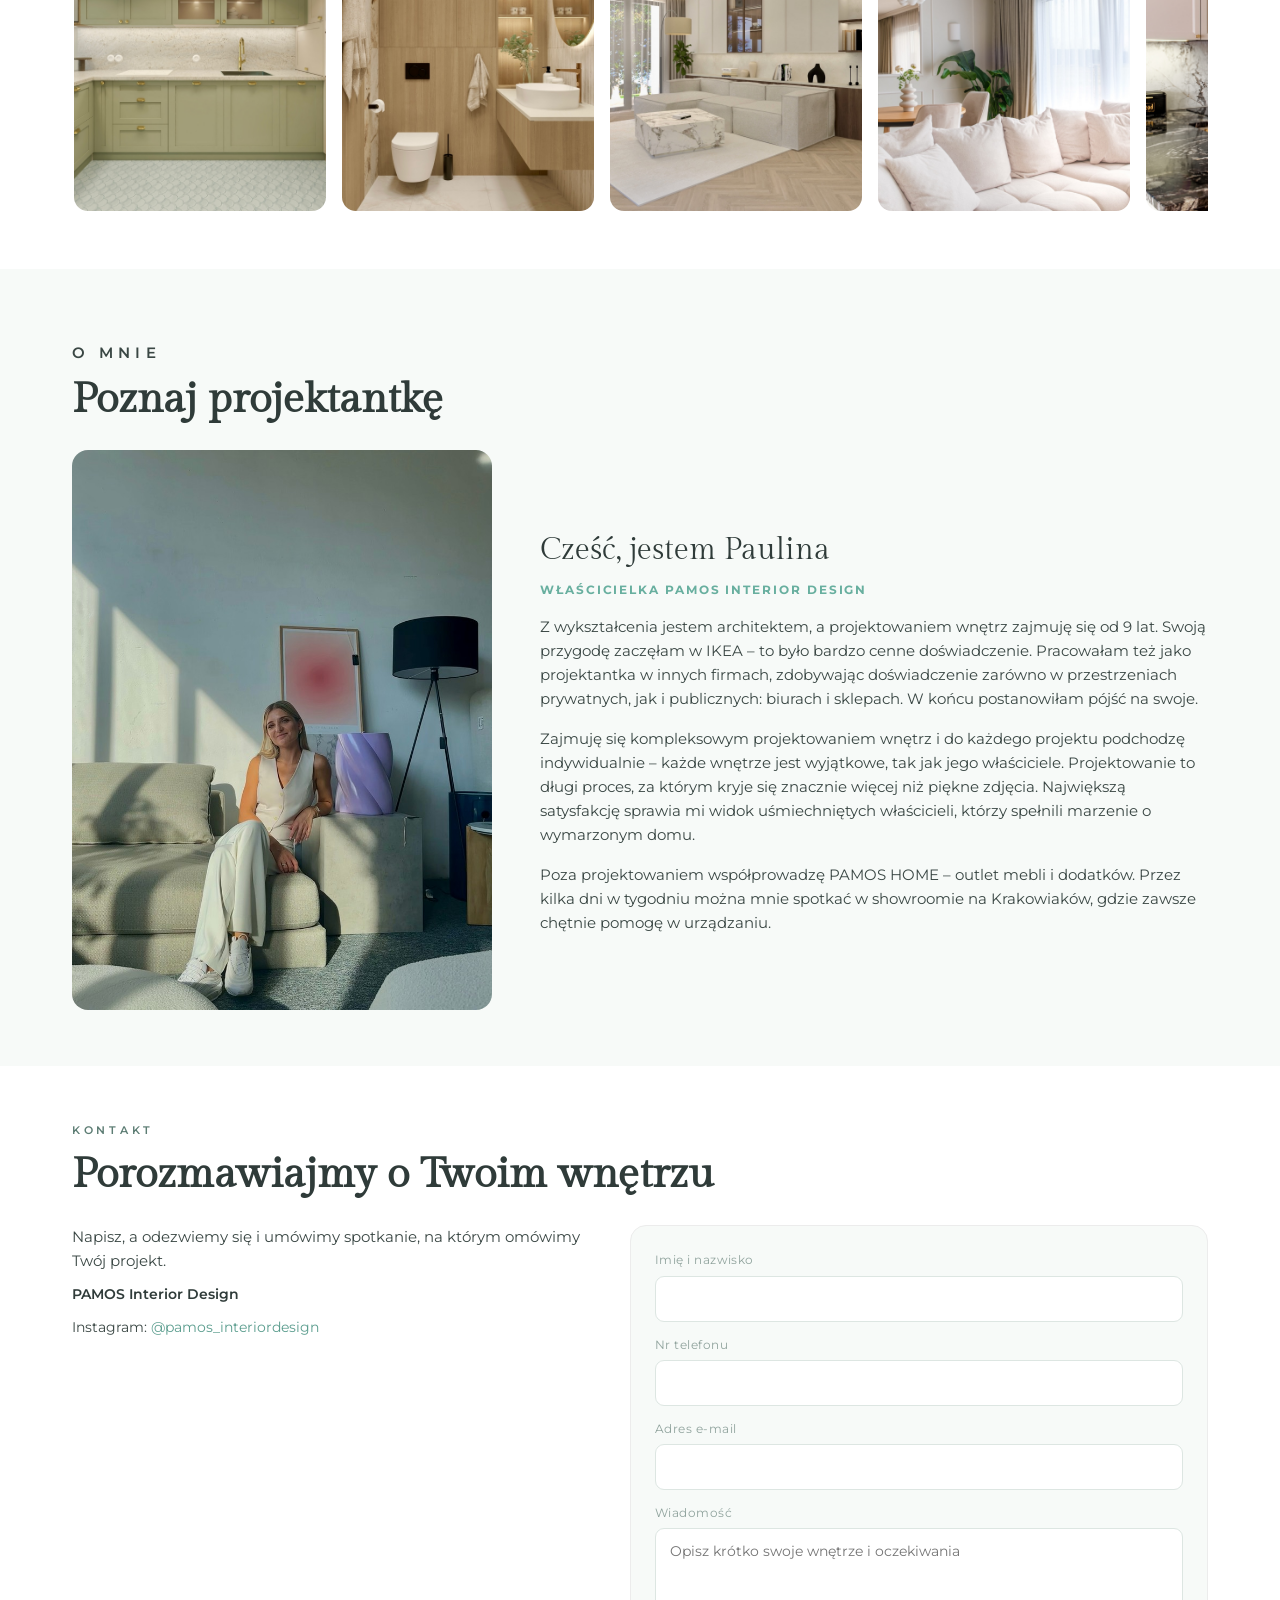
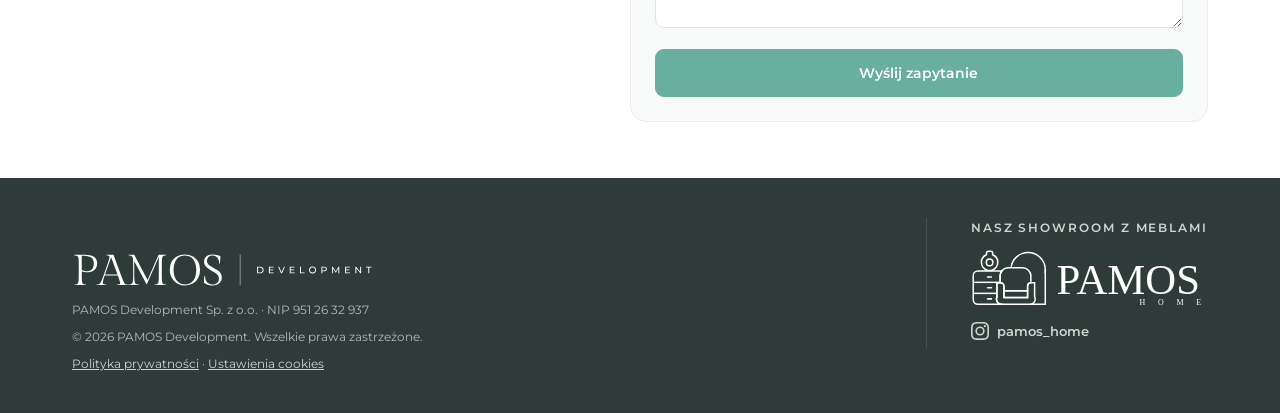
<file: wnetrza.html>
<!DOCTYPE html>
<html lang="pl">
<head>
<meta charset="UTF-8">
<meta name="viewport" content="width=device-width, initial-scale=1.0">
<title>Projektowanie wnętrz – PAMOS Interior Design</title>
<meta name="description" content="PAMOS Interior Design – kompletne projekty wnętrz. Oferta specjalna dla klientów PAMOS Development: projekt domu 19 000 zł netto zamiast 38 000 zł.">
<meta name="robots" content="index,follow">
<link rel="canonical" href="https://pamosdevelopment.pl/wnetrza.html">
<link rel="icon" href="/favicon.ico" sizes="any">
<link rel="icon" type="image/png" sizes="32x32" href="/favicon-32.png">
<link rel="icon" type="image/png" sizes="16x16" href="/favicon-16.png">
<link rel="apple-touch-icon" href="/apple-touch-icon.png">
<meta name="theme-color" content="#68af9f">
<meta property="og:type" content="website">
<meta property="og:site_name" content="PAMOS Development">
<meta property="og:locale" content="pl_PL">
<meta property="og:title" content="PAMOS Interior Design – projektowanie wnętrz">
<meta property="og:description" content="Kompletne projekty wnętrz pod klucz. Oferta specjalna dla klientów PAMOS Development.">
<meta property="og:url" content="https://pamosdevelopment.pl/wnetrza.html">
<meta property="og:image" content="https://pamosdevelopment.pl/og-image.jpg">
<meta property="og:image:width" content="1200">
<meta property="og:image:height" content="630">
<meta name="twitter:card" content="summary_large_image">
<meta name="twitter:title" content="PAMOS Interior Design – projektowanie wnętrz">
<meta name="twitter:description" content="Kompletne projekty wnętrz pod klucz. Oferta specjalna dla klientów PAMOS Development.">
<meta name="twitter:image" content="https://pamosdevelopment.pl/og-image.jpg">
<script src="assets/cookies.js"></script>
<link rel="preconnect" href="https://fonts.googleapis.com">
<link rel="preconnect" href="https://fonts.gstatic.com" crossorigin>
<link href="https://fonts.googleapis.com/css2?family=Gilda+Display&family=Montserrat:wght@400;500;600;700&display=swap" rel="stylesheet">
<style>
:root{
  --graphite:#2f3b39; --sage:#68af9f; --sage-d:#5b9d8e; --ink:#3a4744; --muted:#90a39d;
  --line:#ececec; --bg:#ffffff; --soft:#eef4f1; --cream:#f7faf8;
  --serif:'Gilda Display',Georgia,serif;
  --sans:'Montserrat','Gotham',Arial,sans-serif;
}
*{box-sizing:border-box;margin:0;padding:0}
html{scroll-behavior:smooth}
body{font-family:var(--sans);color:var(--ink);background:var(--bg);line-height:1.6;-webkit-font-smoothing:antialiased}
img{max-width:100%;display:block}
a{color:inherit;text-decoration:none}
.wrap{width:100%;max-width:1180px;margin:0 auto;padding:0 22px}
.kicker{font-weight:600;font-size:11px;letter-spacing:.34em;color:#5d7d74;text-transform:uppercase}
.h2{font-family:var(--serif);font-size:clamp(28px,5.4vw,42px);color:var(--graphite);line-height:1.08;margin-top:12px}
.lead{font-size:15px;color:var(--ink);margin-top:16px;max-width:62ch}
.section{padding:56px 0}
.todo{display:inline-block;font-size:11px;letter-spacing:.04em;color:#6c857d;background:#eaf3ef;border:1px dashed #bcd4cc;border-radius:6px;padding:4px 10px;margin-top:10px}
.btn{font-family:var(--sans);font-weight:600;font-size:14px;padding:14px 22px;border-radius:9px;cursor:pointer;border:1px solid var(--sage);text-align:center;transition:.15s;display:inline-block}
.btn.solid{background:var(--sage);color:#fff}
.btn.solid:hover{background:var(--sage-d)}
.ulink{color:var(--sage-d);text-decoration:underline;text-underline-offset:3px;font-weight:600;font-size:14px;font-family:var(--sans)}
.offerwrap{display:flex;flex-direction:column;align-items:center;gap:22px;margin-top:24px}
.scope{display:none;text-align:left;background:var(--cream);border:1px solid var(--line);border-radius:14px;padding:24px;max-width:560px;width:100%}
.offerwrap.open .scope{display:block}
.scope__title{font-family:var(--serif);font-weight:400;font-size:20px;color:var(--graphite);margin-bottom:12px}
.scope__intro{font-size:14px;color:var(--ink);margin-bottom:16px;line-height:1.65}
.scope__list{list-style:none;display:flex;flex-direction:column;gap:12px}
.scope__list li{position:relative;padding-left:28px;font-size:14px;color:var(--ink);line-height:1.55}
.scope__list li::before{content:"✓";position:absolute;left:0;top:0;color:var(--sage-d);font-weight:700}
@media(min-width:880px){
  .offerwrap.open{flex-direction:row;align-items:flex-start;justify-content:flex-start;gap:32px}
  .offerwrap.open .offercard{margin:0}
  .offerwrap.open .scope{max-width:600px}
}

/* NAV */
.nav{position:sticky;top:0;z-index:60;background:#fffffff2;backdrop-filter:saturate(1.2) blur(8px);border-bottom:1px solid #eee}
.nav .row{display:flex;align-items:center;height:70px}
.logo{order:0;margin-left:0;display:flex;align-items:center}
.logo img{height:34px;display:block}
.navlinks{display:none;gap:28px;font-size:12.5px;letter-spacing:.03em;color:var(--ink)}
.navlinks a:hover{color:var(--sage)}
.burger{order:1;margin-left:auto;font-size:24px;color:var(--graphite);background:none;border:0;cursor:pointer;line-height:1}
.mobilemenu{display:none;flex-direction:column;gap:4px;padding:8px 22px 16px;border-bottom:1px solid #eee;background:#fff}
.mobilemenu a{padding:12px 0;font-size:14px;border-bottom:1px solid #f3f3f3}
.mobilemenu.open{display:flex}

/* INTRO */
.intro{background:var(--cream)}
.intro .lead{max-width:64ch}

/* OFFER */
.offer{background:var(--soft)}
.offercard{background:#fff;border:1px solid var(--line);border-radius:16px;padding:32px 26px;text-align:center;max-width:560px;width:100%;flex-shrink:0}
.offercard .meta{font-size:11px;letter-spacing:.18em;text-transform:uppercase;color:var(--sage);font-weight:700}
.offercard h3{font-family:var(--serif);font-weight:400;font-size:26px;color:var(--graphite);margin-top:6px}
.offerprice{display:flex;align-items:baseline;justify-content:center;gap:14px;margin:18px 0 4px}
.offerprice .old{font-size:20px;color:#aeb9b6;text-decoration:line-through}
.offerprice .new{font-family:var(--serif);font-size:42px;color:var(--graphite)}
.offerprice .for{font-size:12px;color:var(--muted)}

/* GALLERY */
.gal{display:grid;grid-template-columns:repeat(auto-fit,minmax(260px,1fr));gap:16px;margin-top:28px}
.gal figure{border-radius:14px;overflow:hidden;background:#e6efeb;aspect-ratio:4/3}
.gal img{width:100%;height:100%;object-fit:cover;transition:.3s}
.gal figure:hover img{transform:scale(1.04)}
/* CAROUSEL REALIZACJE */
.galc{position:relative;margin-top:28px}
.galc-track{display:grid;grid-auto-flow:column;grid-template-rows:310px 310px;gap:16px;overflow-x:auto;scroll-behavior:smooth;scrollbar-width:none;padding:2px}
.galc-track::-webkit-scrollbar{display:none}
.galc-track figure{width:252px;border-radius:14px;overflow:hidden;background:#e6efeb}
.galc-track img{width:100%;height:100%;object-fit:cover;transition:.35s}
.galc-track figure:hover img{transform:scale(1.05)}
.galc-nav{position:absolute;top:50%;transform:translateY(-50%);z-index:6;width:48px;height:48px;border-radius:50%;background:#fff;border:1px solid var(--line);box-shadow:0 8px 22px rgba(47,59,57,.14);display:flex;align-items:center;justify-content:center;cursor:pointer;transition:.15s}
.galc-nav:hover{background:var(--soft)}
.galc-nav.prev{left:-14px}
.galc-nav.next{right:-14px}
.galc-nav svg{width:22px;height:22px;fill:none;stroke:var(--sage);stroke-width:2.6;stroke-linecap:round;stroke-linejoin:round}
@media(max-width:760px){
  .galc-track{grid-template-rows:200px 200px;gap:12px}
  .galc-track figure{width:158px}
  .galc-nav{width:40px;height:40px}
  .galc-nav.prev{left:-6px}.galc-nav.next{right:-6px}
}

/* ABOUT */
.about{background:var(--cream)}
.aboutgrid{display:grid;grid-template-columns:1fr;gap:28px;margin-top:28px;align-items:center}
.aboutphoto{border-radius:16px;overflow:hidden;background:#e6efeb;aspect-ratio:3/4;max-width:420px}
.aboutphoto img{width:100%;height:100%;object-fit:cover}
.aboutph{width:100%;height:100%;display:flex;align-items:center;justify-content:center;text-align:center;color:#7d958d;font-size:12px;padding:20px;background:repeating-linear-gradient(45deg,#eef4f1,#eef4f1 14px,#e7efeb 14px,#e7efeb 28px)}
.about h3{font-family:var(--serif);font-weight:400;font-size:30px;color:var(--graphite)}
.about .role{font-size:12px;letter-spacing:.16em;text-transform:uppercase;color:var(--sage);font-weight:700;margin-top:6px}
.about p{font-size:15px;color:var(--ink);margin-top:16px}

/* FORM */
.contact{background:#fff}
.cgrid{display:grid;grid-template-columns:1fr;gap:32px;margin-top:28px}
.cgrid .formcard{order:-1}
.cinfo .line{font-size:14px;color:var(--ink);margin-top:10px}
.cinfo .line b{color:var(--graphite);font-weight:600}
.cinfo a{color:var(--sage-d)}
.formcard{background:var(--cream);border:1px solid var(--line);border-radius:16px;padding:24px}
.field{margin-bottom:13px}
.field label{display:block;font-size:12px;letter-spacing:.04em;color:var(--muted);margin-bottom:6px}
.field input,.field textarea{width:100%;font-family:var(--sans);font-size:14px;color:var(--graphite);border:1px solid #dde6e2;border-radius:9px;padding:13px 14px;background:#fff;outline:none}
.field input:focus,.field textarea:focus{border-color:var(--sage)}
.field textarea{resize:vertical;min-height:100px}
.formcard .btn.solid{width:100%}
.hp{position:absolute;left:-9999px}

/* POPUP / FOOTER */
.overlay{position:fixed;inset:0;background:rgba(20,28,26,.5);display:none;align-items:center;justify-content:center;z-index:100;padding:22px}
.overlay.open{display:flex}
.modal{background:#fff;border-radius:16px;max-width:420px;width:100%;padding:34px 28px;text-align:center}
.modal .ok{width:56px;height:56px;border-radius:50%;background:var(--soft);color:var(--sage-d);display:flex;align-items:center;justify-content:center;font-size:28px;margin:0 auto 16px}
.modal h3{font-family:var(--serif);font-weight:400;font-size:24px;color:var(--graphite);margin-bottom:10px}
.modal p{font-size:14px;color:var(--ink);margin-bottom:20px}
.footer{background:var(--graphite);color:#aebbb7;padding:40px 0}
.footer__grid{display:flex;flex-direction:column;gap:26px}
.footer__dev img{height:36px;margin-bottom:12px;display:block}
.footer .small{font-size:12px;margin-top:8px}
.footer .small a{color:#cdd6d3;text-decoration:underline}
.footer .small a:hover{color:#fff}
.footer__home{border-top:1px solid #44524e;padding-top:24px}
.footer__label{font-family:var(--sans);font-weight:600;font-size:12px;letter-spacing:.16em;text-transform:uppercase;color:#cdd6d3;margin-bottom:12px}
.footer__homelogo{height:58px;max-width:100%;width:auto;margin-bottom:14px;display:block}
.footer__ig{display:inline-flex;align-items:center;gap:8px;color:#cdd6d3;font-size:13px;font-weight:600}
.footer__ig:hover{color:#fff}
.footer__ig svg{width:18px;height:18px;fill:currentColor}

@media(min-width:760px){
  .navlinks{display:flex;order:1;margin-left:auto}
  .logo{order:0;margin-left:0}
  .burger{display:none}
  .nav .row{height:96px}
  .logo img{height:54px}
  .aboutgrid{grid-template-columns:420px 1fr;gap:48px}
  .cgrid{grid-template-columns:1fr 1.1fr}
  .cgrid .formcard{order:0}
  .footer__grid{flex-direction:row;justify-content:space-between;align-items:flex-start}
  .footer__home{border-top:0;border-left:1px solid #44524e;padding-top:0;padding-left:44px}
  .footer__dev img{margin-top:34px}
}
</style>
</head>
<body>
<!-- Google Tag Manager (noscript) -->
<noscript><iframe src="https://www.googletagmanager.com/ns.html?id=GTM-W63TSNLR" height="0" width="0" style="display:none;visibility:hidden"></iframe></noscript>
<!-- End Google Tag Manager (noscript) -->

<header class="nav">
  <div class="wrap row">
    <button class="burger" aria-label="Menu" onclick="document.getElementById('mm').classList.toggle('open')">&#9776;</button>
    <a class="logo" href="index.html"><img src="assets/pamos-development-horizontal-graphite.svg" alt="PAMOS Development"></a>
    <nav class="navlinks">
      <a href="dom.html">Dom</a>
      <a href="wnetrza.html">Projektowanie wnętrz</a>
      <a href="#kontakt">Kontakt</a>
    </nav>
  </div>
  <div class="mobilemenu" id="mm">
    <a href="dom.html">Dom</a>
    <a href="wnetrza.html">Projektowanie wnętrz</a>
    <a href="#kontakt">Kontakt</a>
  </div>
</header>

<!-- INTRO -->
<section class="intro section">
  <div class="wrap">
    <p class="kicker">PAMOS Interior Design</p>
    <h1 class="h2">Wykończymy go po Twojemu</h1>
    <p class="lead">Nie musisz zaczynać od pustych ścian. Przygotujemy kompletny projekt Twojego wnętrza – od układu funkcjonalnego, przez dobór materiałów i kolorów, po ostatni detal. Tak, żebyś od pierwszego dnia czuł się u siebie.</p>
  </div>
</section>

<!-- OFERTA -->
<section class="offer section">
  <div class="wrap">
    <p class="kicker">Oferta</p>
    <h2 class="h2">Specjalnie dla klientów PAMOS Development</h2>
    <div class="offerwrap" id="offerwrap">
      <div class="offercard">
      <div class="meta">Oferta specjalna</div>
      <h3>Kompletny projekt wnętrza domu</h3>
      <div class="offerprice">
        <span class="old">38 000 zł</span>
        <span class="new">19 000 zł</span>
      </div>
      <p class="for" style="font-size:12px;color:var(--muted)">cena netto dla nabywców naszego domu</p>
      <div style="margin-top:20px">
        <a class="btn solid" href="#kontakt" style="padding:14px 30px">Zapytaj o projekt</a>
      </div>
      <div style="margin-top:14px">
        <button class="ulink" type="button" id="scopeBtn" onclick="toggleScope()" style="background:none;border:0;cursor:pointer;padding:0">Sprawdź, co obejmuje projekt</button>
      </div>
      <div style="margin-top:14px">
        <a class="ulink" href="https://www.instagram.com/pamos_interiordesign/" target="_blank" rel="noopener">Zobacz nasze realizacje na Instagramie</a>
      </div>
      </div>
      <div class="scope" id="scope">
        <h4 class="scope__title">Co obejmuje projekt</h4>
        <p class="scope__intro">Projekt wnętrza to decyzje, które wpływają na codzienność przez lata. Realizujemy go spokojnie – standardowo ok. 3–4 miesięcy, z możliwością przyspieszenia – aby efekt był naprawdę dopracowany i spójny.</p>
        <ul class="scope__list">
          <li>3 warianty układu funkcjonalnego (rzuty 2D) – wybierasz aranżację skrojoną pod Wasze nawyki, z przemyślanym miejscem na meble, AGD i RTV oraz możliwą zmianą ścian działowych.</li>
          <li>Po 3 koncepcje stylistyczne każdego pomieszczenia w realistycznych wizualizacjach 3D – zobaczysz swój dom, zanim powstanie.</li>
          <li>Dobór materiałów, kolorów i rozwiązań estetycznych, spójnych w całym wnętrzu.</li>
          <li>Pełna dokumentacja wykonawcza dla ekip: układy płytek, rozmieszczenie punktów elektrycznych, rysunki stolarskie i szczegółowe wymiary.</li>
          <li>Gotowa lista zakupowa materiałów i wyposażenia – wiesz dokładnie, co i gdzie kupić.</li>
          <li>Po 3 tury poprawek na każdym etapie – dopracowujemy projekt do ostatniego detalu.</li>
          <li>Spotkanie online na start, inwentaryzacja i wizyta na budowie – jesteśmy z Wami od pomysłu po realizację.</li>
        </ul>
      </div>
    </div>
  </div>
</section>

<!-- REALIZACJE -->
<section class="section">
  <div class="wrap">
    <p class="kicker">Portfolio</p>
    <h2 class="h2">Nasze realizacje</h2>
    <p class="lead">Wybrane wnętrza zaprojektowane przez PAMOS Interior Design.</p>
    <div class="galc">
      <button class="galc-nav prev" aria-label="Poprzednie" onclick="galScroll(-1)"><svg viewBox="0 0 24 24"><polyline points="15 5 8 12 15 19"/></svg></button>
      <div class="galc-track" id="galTrack">
        <figure><img src="assets/realizacje/499245560_17910980487133234_6116953617742940453_n.jpg" alt="Realizacja PAMOS Interior Design" loading="lazy"></figure>
        <figure><img src="assets/realizacje/500944299_17911869315133234_5071507543088781135_n.jpg" alt="Realizacja PAMOS Interior Design" loading="lazy"></figure>
        <figure><img src="assets/realizacje/556900438_17926710966133234_9099584885899996196_n.jpg" alt="Realizacja PAMOS Interior Design" loading="lazy"></figure>
        <figure><img src="assets/realizacje/558130654_17926710969133234_731390269640394190_n.jpg" alt="Realizacja PAMOS Interior Design" loading="lazy"></figure>
        <figure><img src="assets/realizacje/610669625_17937019023133234_8720271673101984261_n.jpg" alt="Realizacja PAMOS Interior Design" loading="lazy"></figure>
        <figure><img src="assets/realizacje/654003338_17946629427133234_7533947128901666081_n.jpg" alt="Realizacja PAMOS Interior Design" loading="lazy"></figure>
        <figure><img src="assets/realizacje/655706728_17947890933133234_4054367436351047902_n.jpg" alt="Realizacja PAMOS Interior Design" loading="lazy"></figure>
        <figure><img src="assets/realizacje/657302656_17948507571133234_4522626053342910904_n.jpg" alt="Realizacja PAMOS Interior Design" loading="lazy"></figure>
        <figure><img src="assets/realizacje/673896368_17955119082133234_3548702605747414367_n.jpg" alt="Realizacja PAMOS Interior Design" loading="lazy"></figure>
        <figure><img src="assets/realizacje/712196565_17958215961133234_901064043400137349_n.jpg" alt="Realizacja PAMOS Interior Design" loading="lazy"></figure>
      </div>
      <button class="galc-nav next" aria-label="Następne" onclick="galScroll(1)"><svg viewBox="0 0 24 24"><polyline points="9 5 16 12 9 19"/></svg></button>
    </div>
  </div>
</section>

<!-- O MNIE -->
<section class="about section">
  <div class="wrap">
    <p class="kicker">O mnie</p>
    <h2 class="h2">Poznaj projektantkę</h2>
    <div class="aboutgrid">
      <div class="aboutphoto">
        <img src="assets/paulina.jpg" alt="Paulina – właścicielka PAMOS Interior Design">
      </div>
      <div class="abouttext">
        <h3>Cześć, jestem Paulina</h3>
        <div class="role">Właścicielka PAMOS Interior Design</div>
        <p>Z wykształcenia jestem architektem, a projektowaniem wnętrz zajmuję się od 9 lat. Swoją przygodę zaczęłam w IKEA – to było bardzo cenne doświadczenie. Pracowałam też jako projektantka w innych firmach, zdobywając doświadczenie zarówno w przestrzeniach prywatnych, jak i publicznych: biurach i sklepach. W końcu postanowiłam pójść na swoje.</p>
        <p>Zajmuję się kompleksowym projektowaniem wnętrz i do każdego projektu podchodzę indywidualnie – każde wnętrze jest wyjątkowe, tak jak jego właściciele. Projektowanie to długi proces, za którym kryje się znacznie więcej niż piękne zdjęcia. Największą satysfakcję sprawia mi widok uśmiechniętych właścicieli, którzy spełnili marzenie o wymarzonym domu.</p>
        <p>Poza projektowaniem współprowadzę PAMOS HOME – outlet mebli i dodatków. Przez kilka dni w tygodniu można mnie spotkać w showroomie na Krakowiaków, gdzie zawsze chętnie pomogę w urządzaniu.</p>
      </div>
    </div>
  </div>
</section>

<!-- KONTAKT -->
<section class="contact section" id="kontakt">
  <div class="wrap">
    <p class="kicker">Kontakt</p>
    <h2 class="h2">Porozmawiajmy o Twoim wnętrzu</h2>
    <div class="cgrid">
      <div class="cinfo">
        <p class="lead" style="margin-top:0">Napisz, a odezwiemy się i umówimy spotkanie, na którym omówimy Twój projekt.</p>
        <p class="line"><b>PAMOS Interior Design</b></p>
        <p class="line">Instagram: <a href="https://www.instagram.com/pamos_interiordesign/" target="_blank" rel="noopener">@pamos_interiordesign</a></p>
      </div>
      <form class="formcard" id="contactForm">
        <input type="hidden" name="access_key" value="ebe17453-07dc-42cd-bff4-a65a6dfa8d95">
        <input type="hidden" name="subject" value="Zapytanie o projekt wnętrza – PAMOS Interior Design">
        <input type="hidden" name="from_name" value="Strona PAMOS – Projektowanie wnętrz">
        <input type="checkbox" name="botcheck" class="hp" tabindex="-1" autocomplete="off">
        <div class="field"><label for="name">Imię i nazwisko</label><input id="name" name="name" type="text" required></div>
        <div class="field"><label for="phone">Nr telefonu</label><input id="phone" name="phone" type="tel" required></div>
        <div class="field"><label for="email">Adres e-mail</label><input id="email" name="email" type="email" required></div>
        <div class="field"><label for="msg">Wiadomość</label><textarea id="msg" name="message" placeholder="Opisz krótko swoje wnętrze i oczekiwania"></textarea></div>
        <button class="btn solid" type="submit">Wyślij zapytanie</button>
      </form>
    </div>
  </div>
</section>

<footer class="footer">
  <div class="wrap footer__grid">
    <div class="footer__dev">
      <img src="assets/pamos-development-horizontal-white.svg" alt="PAMOS Development">
      <p class="small">PAMOS Development Sp. z o.o. · NIP 951 26 32 937</p>
      <p class="small">© 2026 PAMOS Development. Wszelkie prawa zastrzeżone.</p>
      <p class="small"><a href="polityka-prywatnosci.html">Polityka prywatności</a> · <a href="#" onclick="if(window.openCookieSettings){openCookieSettings();}return false;">Ustawienia cookies</a></p>
    </div>
    <div class="footer__home">
      <p class="footer__label">Nasz showroom z meblami</p>
      <a href="https://www.instagram.com/pamos_home/" target="_blank" rel="noopener" aria-label="PAMOS HOME na Instagramie">
        <img class="footer__homelogo" src="assets/pamos-home-white-tight.svg" alt="PAMOS HOME">
      </a>
      <a class="footer__ig" href="https://www.instagram.com/pamos_home/" target="_blank" rel="noopener">
        <svg viewBox="0 0 24 24" aria-hidden="true"><path d="M12 2.16c3.2 0 3.58.01 4.85.07 1.17.05 1.8.25 2.23.41.56.22.96.48 1.38.9.42.42.68.82.9 1.38.16.43.36 1.06.41 2.23.06 1.27.07 1.65.07 4.85s-.01 3.58-.07 4.85c-.05 1.17-.25 1.8-.41 2.23a3.7 3.7 0 0 1-.9 1.38c-.42.42-.82.68-1.38.9-.43.16-1.06.36-2.23.41-1.27.06-1.65.07-4.85.07s-3.58-.01-4.85-.07c-1.17-.05-1.8-.25-2.23-.41a3.7 3.7 0 0 1-1.38-.9 3.7 3.7 0 0 1-.9-1.38c-.16-.43-.36-1.06-.41-2.23C2.17 15.58 2.16 15.2 2.16 12s.01-3.58.07-4.85c.05-1.17.25-1.8.41-2.23.22-.56.48-.96.9-1.38.42-.42.82-.68 1.38-.9.43-.16 1.06-.36 2.23-.41C8.42 2.17 8.8 2.16 12 2.16M12 0C8.74 0 8.33.01 7.05.07 5.78.13 4.9.33 4.14.63a5.9 5.9 0 0 0-2.13 1.38A5.9 5.9 0 0 0 .63 4.14C.33 4.9.13 5.78.07 7.05.01 8.33 0 8.74 0 12s.01 3.67.07 4.95c.06 1.27.26 2.15.56 2.91a5.9 5.9 0 0 0 1.38 2.13 5.9 5.9 0 0 0 2.13 1.38c.76.3 1.64.5 2.91.56C8.33 23.99 8.74 24 12 24s3.67-.01 4.95-.07c1.27-.06 2.15-.26 2.91-.56a6.15 6.15 0 0 0 3.51-3.51c.3-.76.5-1.64.56-2.91.06-1.28.07-1.69.07-4.95s-.01-3.67-.07-4.95c-.06-1.27-.26-2.15-.56-2.91a5.9 5.9 0 0 0-1.38-2.13A5.9 5.9 0 0 0 19.86.63c-.76-.3-1.64-.5-2.91-.56C15.67.01 15.26 0 12 0z"/><path d="M12 5.84A6.16 6.16 0 1 0 18.16 12 6.16 6.16 0 0 0 12 5.84M12 16a4 4 0 1 1 4-4 4 4 0 0 1-4 4z"/><circle cx="18.41" cy="5.59" r="1.44"/></svg>
        pamos_home
      </a>
    </div>
  </div>
</footer>

<div class="overlay" id="overlay">
  <div class="modal">
    <div class="ok">&#10003;</div>
    <h3>Dziękujemy</h3>
    <p>Twoja wiadomość została do nas wysłana. Skontaktujemy się z Tobą jak najszybciej to możliwe.</p>
    <button class="btn solid" style="width:auto;padding:12px 26px" onclick="document.getElementById('overlay').classList.remove('open')">Zamknij</button>
  </div>
</div>

<script>
function galScroll(dir){
  var t=document.getElementById('galTrack');
  var max=t.scrollWidth-t.clientWidth-2;
  if(dir>0 && t.scrollLeft>=max){ t.scrollTo({left:0,behavior:'smooth'}); return; }
  if(dir<0 && t.scrollLeft<=2){ t.scrollTo({left:t.scrollWidth,behavior:'smooth'}); return; }
  t.scrollBy({left:dir*Math.round(t.clientWidth*0.8),behavior:'smooth'});
}
function toggleScope(){
  var w=document.getElementById('offerwrap');
  var open=w.classList.toggle('open');
  document.getElementById('scopeBtn').textContent= open ? 'Ukryj szczegóły projektu' : 'Sprawdź, co obejmuje projekt';
}
document.getElementById('contactForm').addEventListener('submit', async function(e){
  e.preventDefault();
  var form=e.target, data=new FormData(form);
  try{
    var res=await fetch('https://api.web3forms.com/submit',{method:'POST',headers:{'Accept':'application/json'},body:data});
    var json=await res.json();
    if(json.success){ form.reset(); document.getElementById('overlay').classList.add('open'); }
    else { alert('Nie udało się wysłać wiadomości. Spróbuj ponownie lub napisz na pamosdevelopment@protonmail.com'); }
  }catch(err){ alert('Błąd połączenia. Spróbuj ponownie lub napisz na pamosdevelopment@protonmail.com'); }
});
</script>

</body>
</html>
</file>
<file: assets/lang.css>
/* Przełącznik języka PAMOS – flagi PL/EN */
.langswitch{display:none}
.lang{display:inline-flex;width:30px;height:20px;border-radius:4px;overflow:hidden;opacity:.45;transition:.15s;border:1px solid rgba(0,0,0,.12)}
.lang:hover{opacity:.85}
.lang.active{opacity:1;box-shadow:0 0 0 2px var(--sage,#68af9f)}
.lang .flagimg{width:100%;height:100%;display:block}
.mm-lang{display:flex;gap:14px;align-items:center;padding-top:14px;margin-top:8px;border-top:1px solid #f3f3f3}
.mm-lang .lang{width:36px;height:24px}
@media(min-width:760px){.langswitch{display:flex;align-items:center;gap:8px;margin-left:22px;order:2}}
</file>
